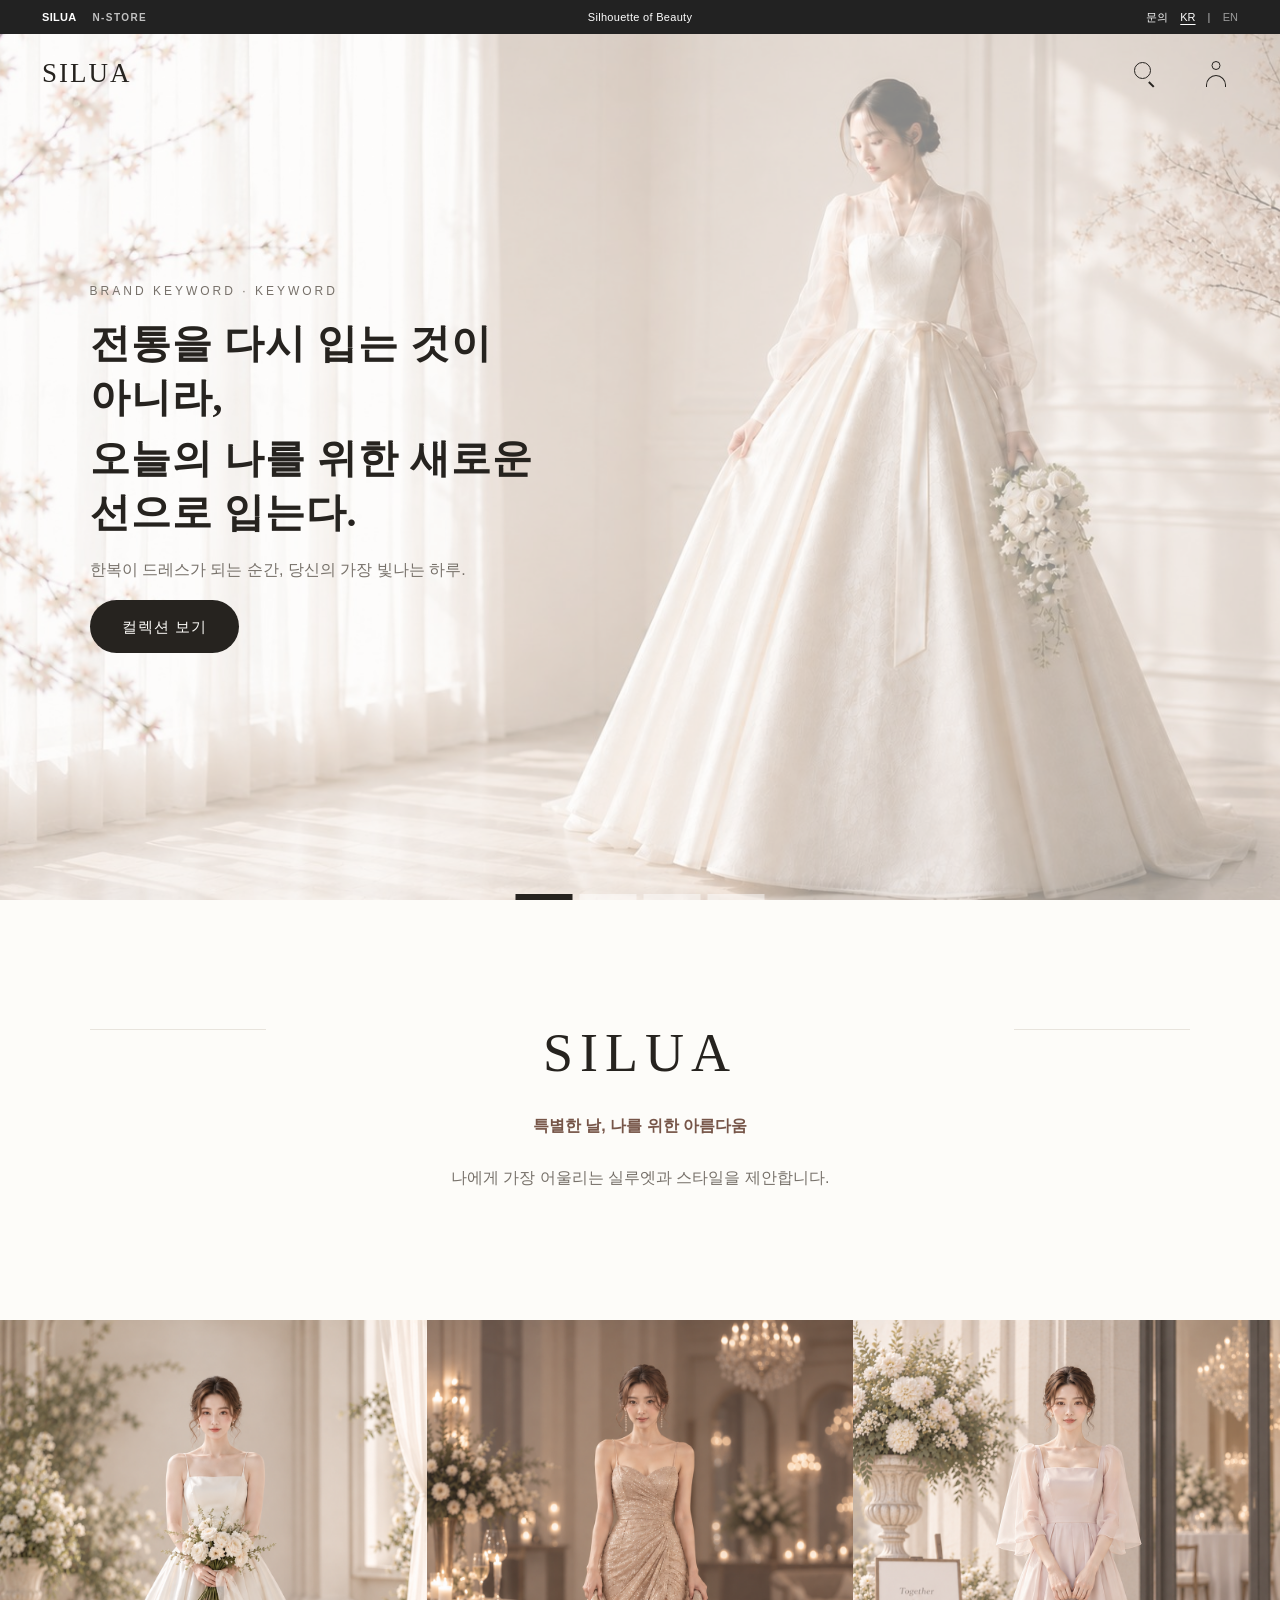
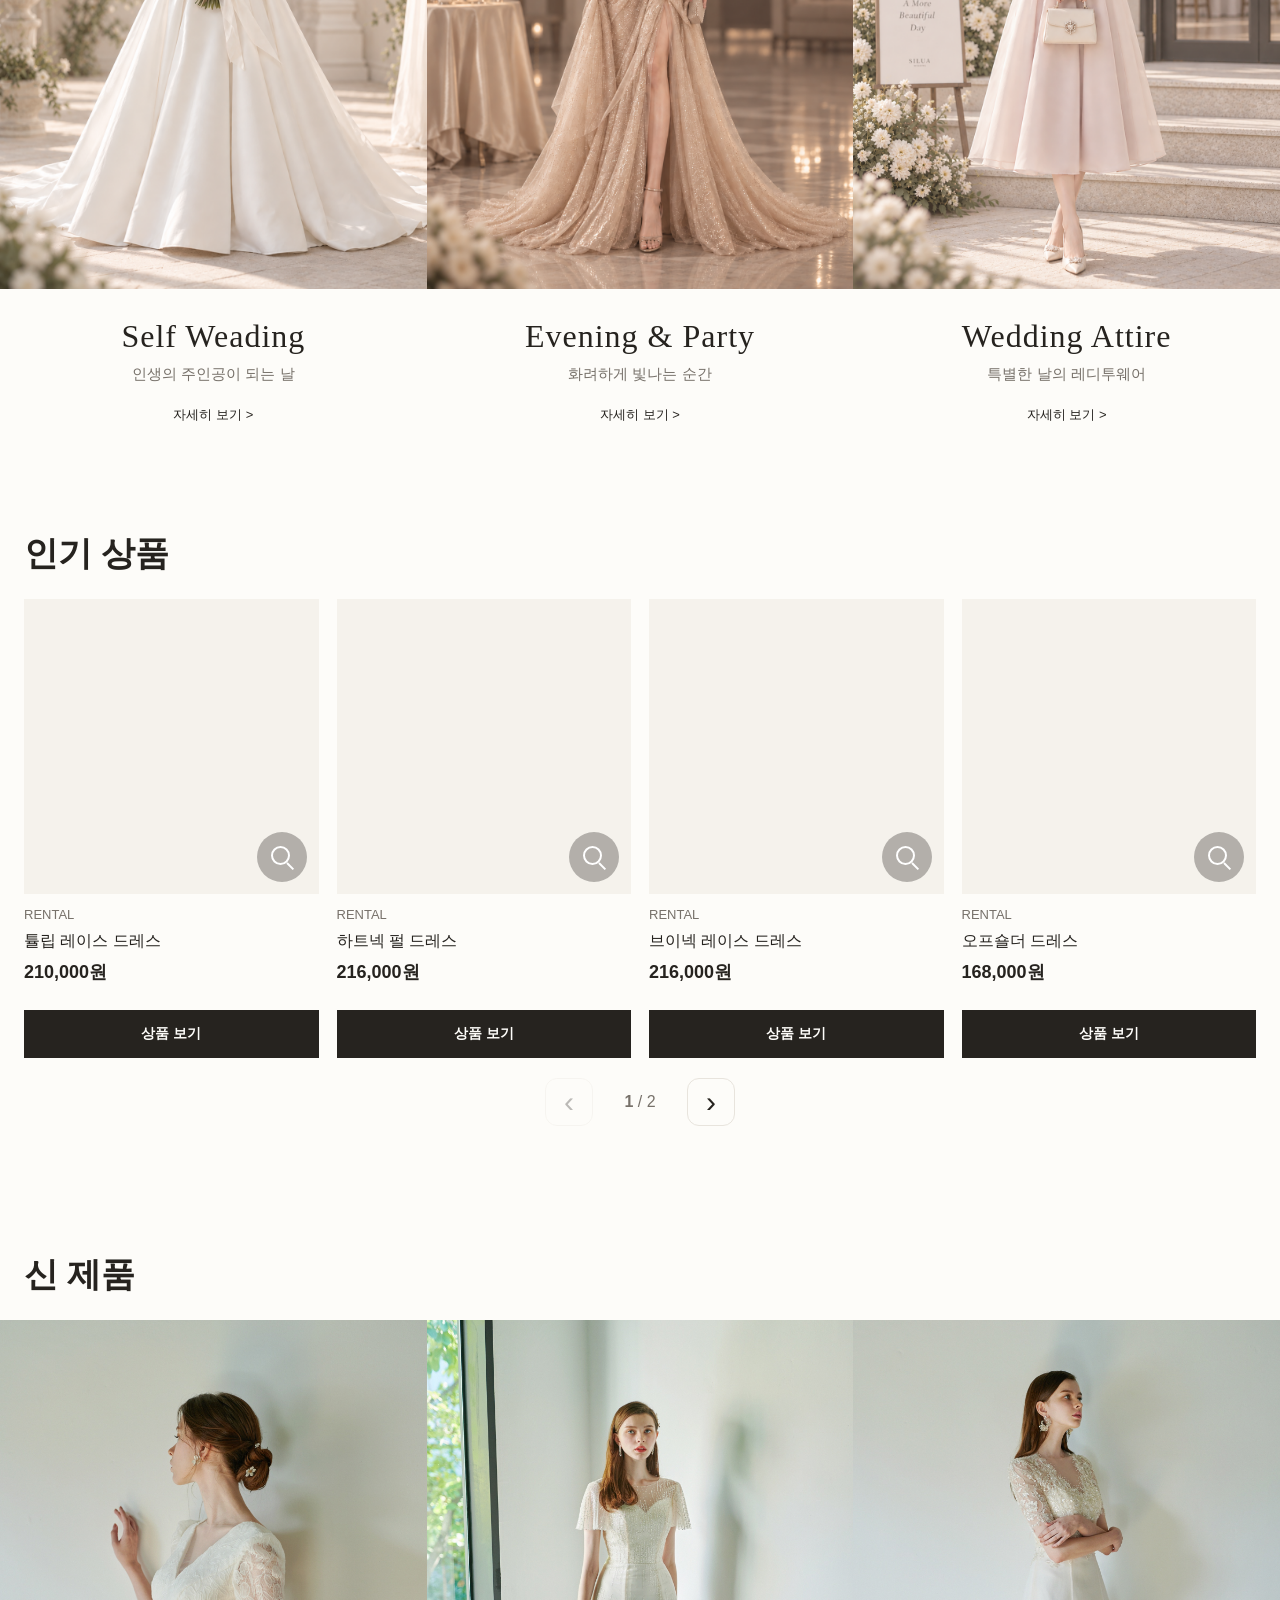
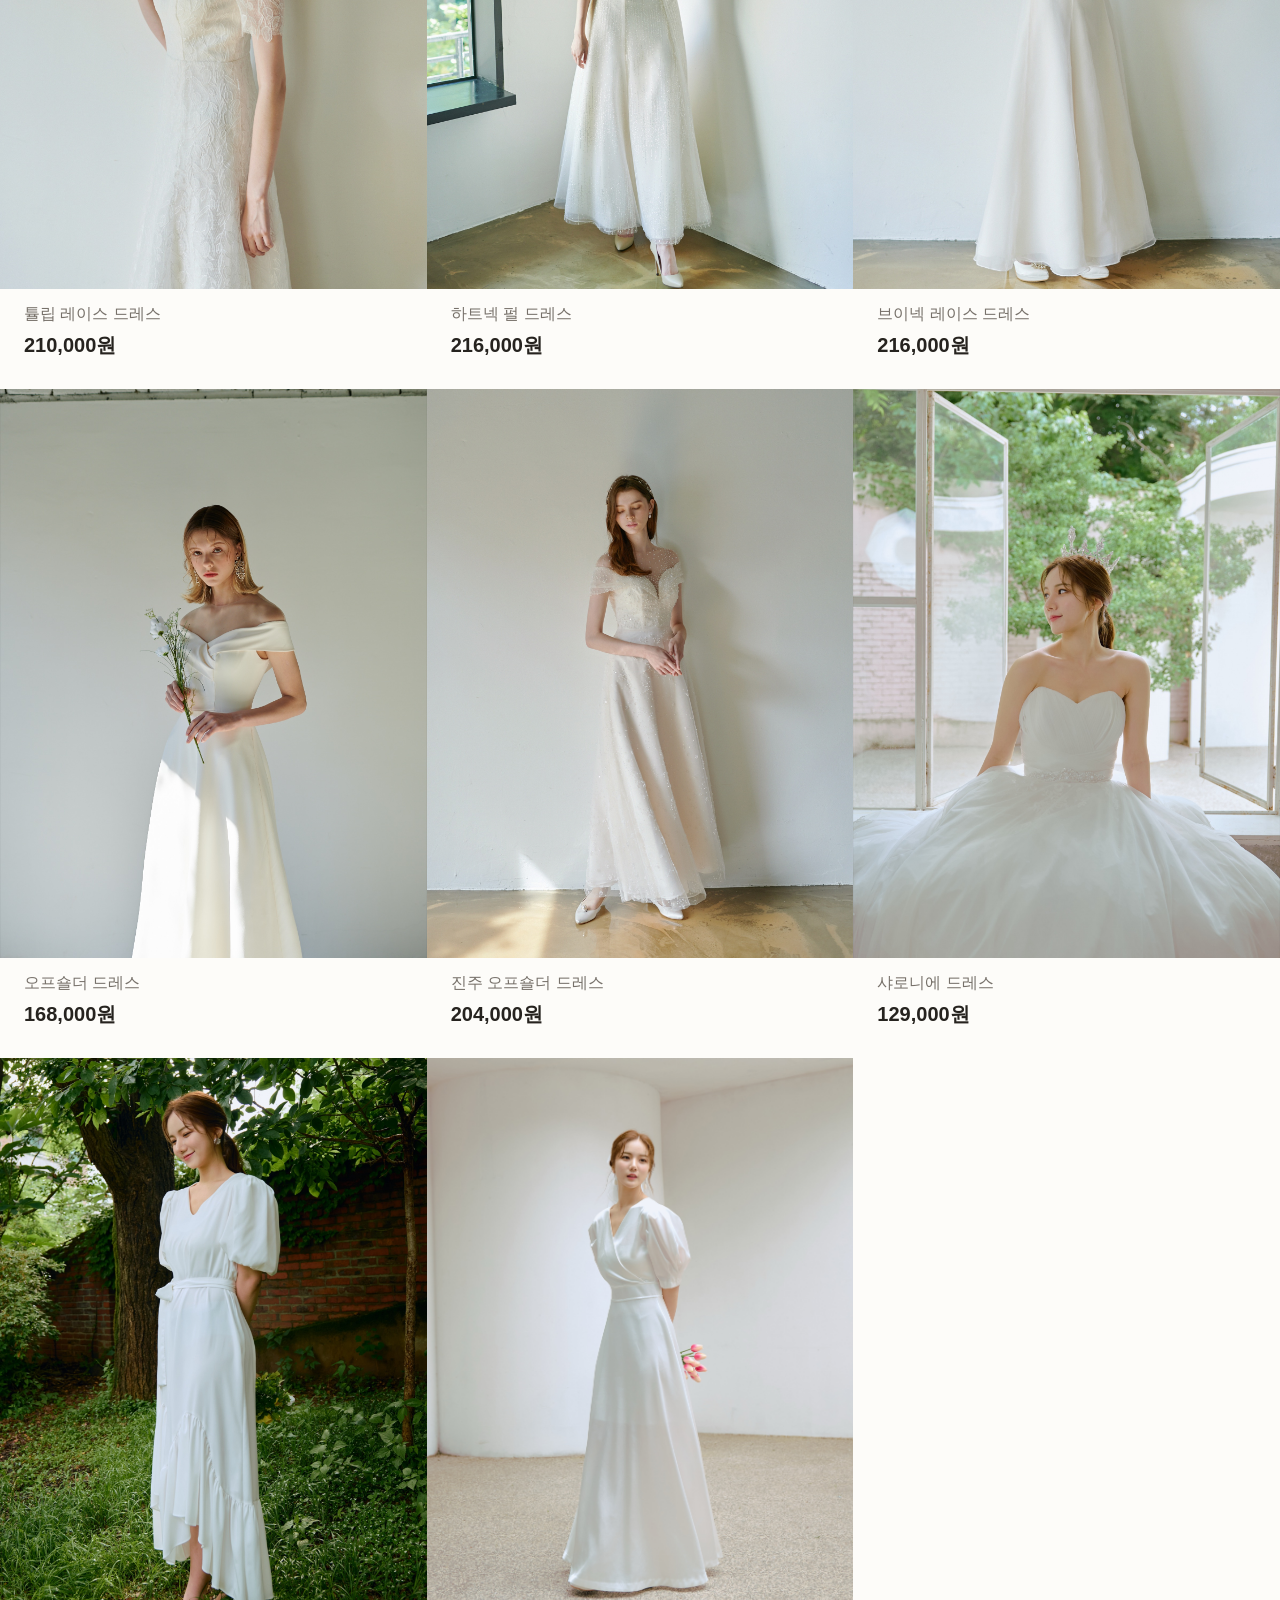
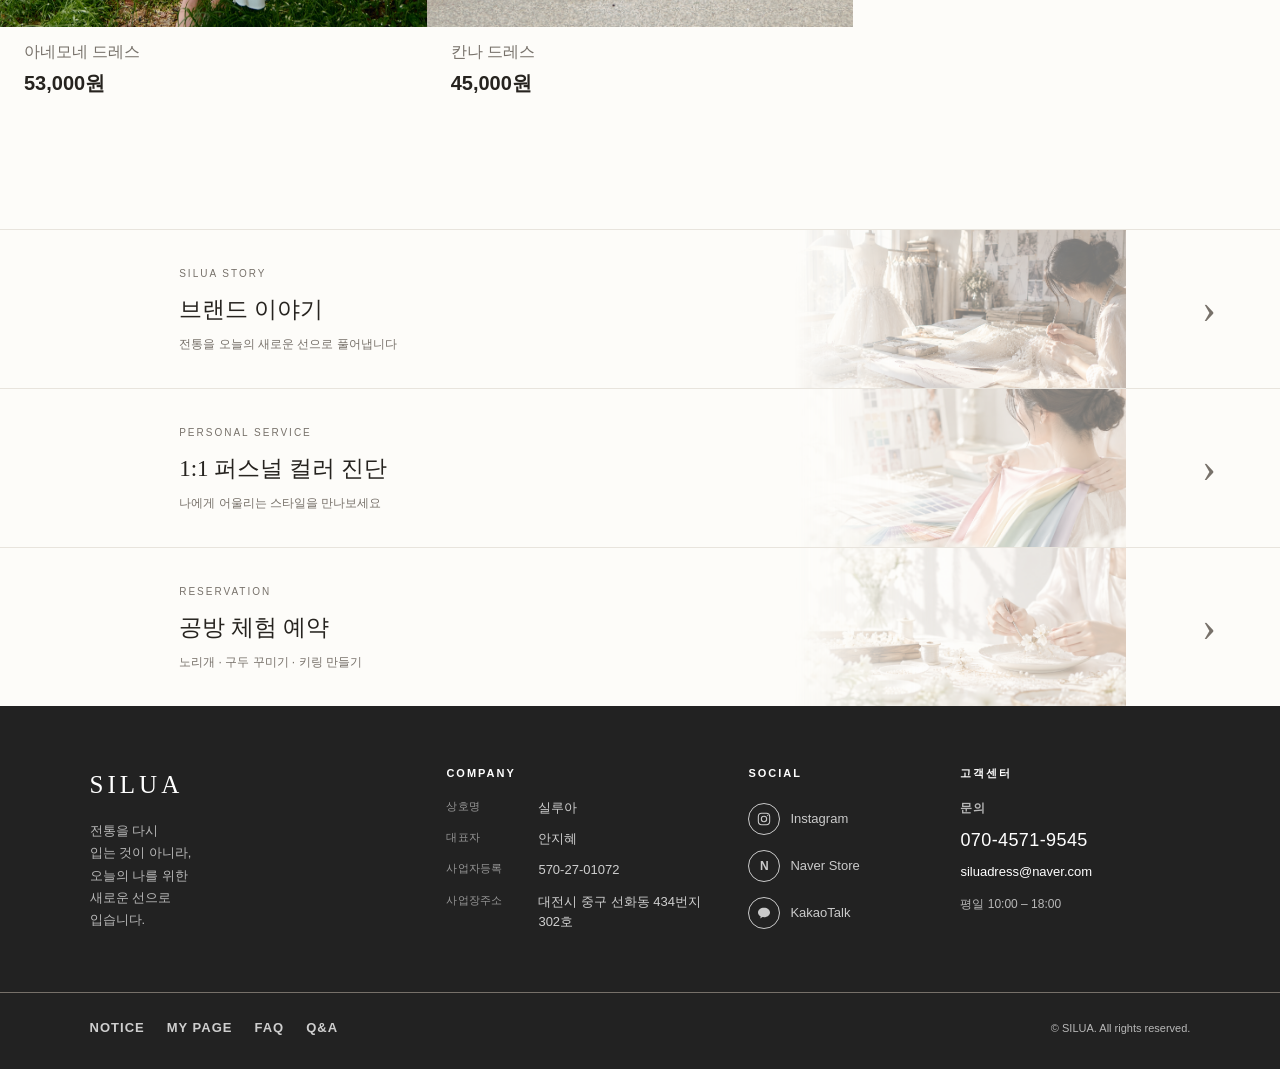
<file: index.html>
<!DOCTYPE html>
<html lang="ko">
<head>
  <meta charset="UTF-8" />
  <meta name="viewport" content="width=device-width, initial-scale=1.0" />

  <!-- [작성서 01] 브랜드명으로 바꾸세요 -->
  <title>SILUA</title>
  <!-- [작성서 02] 한 줄 소개 → 검색·공유 미리보기에 나오는 설명 -->
  <meta name="description" content="브랜드 한 줄 소개를 여기에 적으세요." />

  <!-- 카톡/인스타 공유 미리보기 (OG 태그) — 브랜드명·소개·대표이미지로 바꾸세요 -->
  <meta property="og:title" content="SILUA" />
  <meta property="og:description" content="브랜드 한 줄 소개" />
  <meta property="og:image" content="images/og.jpg" />
  <meta property="og:type" content="website" />

  <!-- 탭 아이콘 (images/favicon.png 넣으면 표시됨) -->
  <link rel="icon" href="images/favicon.png" />
  <link rel="stylesheet" href="style.css?v=20260918-collection-hero-27" />
</head>
<body class="home-page">

  <!-- ===== 상단 메뉴 (5페이지 공통 — 수정하면 모든 페이지에 똑같이 반영하세요) ===== -->
  <header class="site-header">
    <div class="top-header">
      <div class="brand-links"><span>SILUA</span><a href="https://smartstore.naver.com/silua" target="_blank" rel="noopener noreferrer" aria-label="SILUA 네이버 스마트스토어 새 창 열기">N-STORE</a></div>
      <p class="top-notice">Silhouette of Beauty</p>
      <div class="top-links"><a href="contact.html">NOTICE</a><button class="language-button" type="button" data-language="ko" aria-pressed="true">KR</button><span aria-hidden="true">|</span><button class="language-button" type="button" data-language="en" aria-pressed="false">EN</button></div>
    </div>
    <nav class="gnb" aria-label="주요 메뉴">
      <button class="logo logo-menu-button" type="button" aria-label="주요 메뉴 열기" aria-controls="primary-menu" aria-expanded="false">SILUA</button>
      <ul class="gnb-menu" id="primary-menu">
        <li class="gnb-category">
          <a href="products.html">SELF WEDDING</a>
          <ul class="gnb-submenu"><li><a href="products.html?mode=rental">대여</a></li><li><a href="products.html">맞춤제작</a></li></ul>
        </li>
        <li class="gnb-category">
          <a href="products.html">EVENING &amp; PARTY</a>
          <ul class="gnb-submenu"><li><a href="products.html?mode=rental">대여</a></li><li><a href="products.html">맞춤제작</a></li></ul>
        </li>
        <li class="gnb-category">
          <a href="products.html">WEDDING ATTIRE</a>
          <ul class="gnb-submenu"><li><a href="products.html">원피스</a></li><li><a href="products.html">투피스</a></li><li><a href="products.html">수트</a></li></ul>
        </li>
        <li class="gnb-category">
          <a href="products.html">ACCESSORIES</a>
          <ul class="gnb-submenu"><li><a href="products.html">구두</a></li><li><a href="products.html">잡화</a></li></ul>
        </li>
        <li class="gnb-category reservation-menu"><a href="contact.html">RESERVATION</a><ul class="gnb-submenu reservation-submenu"><li class="gnb-submenu-section">공방 체험</li><li class="gnb-submenu-detail"><a href="contact.html">노리개 만들기</a></li><li class="gnb-submenu-detail"><a href="contact.html">구두 꾸미기</a></li><li class="gnb-submenu-detail"><a href="contact.html">키링 만들기</a></li><li class="gnb-submenu-section">1:1 퍼스널 진단</li><li class="gnb-submenu-detail"><a href="reservation.html#personal-color">퍼스널컬러</a></li><li class="gnb-submenu-detail"><a href="reservation.html#body-shape">체형진단</a></li></ul></li><li><a href="about.html">STORY</a></li>
      </ul>
      <div class="gnb-icons">
        <button class="icon-button menu-button" type="button" aria-label="메뉴 열기" aria-controls="primary-menu" aria-expanded="false"><span></span><span></span><span></span></button>
        <button class="icon-button user-button" type="button" aria-label="로그인 및 회원가입"><span class="user-head"></span><span class="user-body"></span></button>
        <button class="icon-button search-button" type="button" aria-label="제품 검색"><span></span></button>
      </div>
    </nav>
  </header>

  <!-- ===== 히어로 [작성서 04 홈: 메인 카피·서브 카피] ===== -->
  <section class="hero">
    <div class="hero-slides" aria-live="polite">
      <figure class="hero-slide is-active" data-title-ko="전통을 다시 입는 것이 아니라,|오늘의 나를 위한 새로운 선으로 입는다." data-title-en="Not tradition reworn,|but new lines made for who I am today."><img src="images/main-01.jpg" alt="흰색 SILUA 드레스를 입은 모델" fetchpriority="high" /></figure>
      <figure class="hero-slide" data-title-ko="특별한 날 빛나야 할 당신을 위한 단 하나의 우아함" data-title-en="A singular elegance for you to shine on your special day."><img src="images/main-02.jpg" alt="무궁화를 배경으로 보라색 SILUA 드레스를 입은 모델" /></figure>
      <figure class="hero-slide" data-title-ko="전통의 결을 현대적 곡선으로 빚어내어,|가장 빛나는 순간을 완성합니다" data-title-en="Shaping tradition's texture into modern curves,|we complete your most radiant moment."><img src="images/main-03.jpg" alt="한국 전통 공간에서 초록색 SILUA 드레스를 입은 모델" /></figure>
      <figure class="hero-slide" data-title-ko="특별한 날 빛나야 할 순간,|고즈넉한 한국의 멋을 연출하다." data-title-en="For the moments you deserve to shine,|style the serene beauty of Korea."><img src="images/main-04.jpg" alt="검은색 SILUA 의상을 입은 모델" /></figure>
    </div>
    <div class="hero-copy">
      <p class="eyebrow">BRAND KEYWORD · KEYWORD</p>
      <h1><span class="hero-title-line">전통을 다시 입는 것이 아니라,</span><span class="hero-title-line">오늘의 나를 위한 새로운 선으로 입는다.</span></h1>
      <p>한복이 드레스가 되는 순간, 당신의 가장 빛나는 하루.</p>
      <a href="products.html" class="btn">컬렉션 보기</a>
    </div>
    <!-- 이미지 수를 기준으로 전환 막대가 자동 생성됩니다. -->
    <div class="hero-pagination" aria-label="메인 이미지 선택"></div>
  </section>

  <!-- 회전 이미지와 컬렉션 사이의 브랜드 전환 영역입니다. -->
  <div class="home-transition" aria-label="SILUA 컬렉션">
    <div class="home-transition-inner">
      <p class="home-transition-logo">SILUA</p>
      <p class="home-transition-copy"><span class="home-transition-emphasis">특별한 날, 나를 위한 아름다움</span><span>나에게 가장 어울리는 실루엣과 스타일을 제안합니다.</span></p>
    </div>
  </div>

  <!-- ===== 메인 카테고리: 전용 사진을 받으면 이미지 경로만 교체하세요. ===== -->
  <section class="home-categories" id="themes" aria-label="SILUA 카테고리">
    <a class="home-category" data-theme-category="self-wedding" href="products.html?collection=self-wedding">
      <figure><img src="images/theme-bridal.png?v=20260918-4" alt="브라이덜 컬렉션" /></figure>
      <div class="home-category-copy"><h2>Self Weading</h2><p>인생의 주인공이 되는 날</p><span>자세히 보기 &gt;</span></div>
    </a>
    <a class="home-category" data-theme-category="evening-party" href="products.html?collection=evening-party">
      <figure><img src="images/theme-evening.png?v=20260918-4" alt="이브닝 컬렉션" /></figure>
      <div class="home-category-copy"><h2>Evening &amp; Party</h2><p>화려하게 빛나는 순간</p><span>자세히 보기 &gt;</span></div>
    </a>
    <a class="home-category" data-theme-category="wedding-attire" href="products.html?collection=wedding-attire">
      <figure><img src="images/theme-modern.png?v=20260918-4" alt="모던 컬렉션" /></figure>
      <div class="home-category-copy"><h2>Wedding Attire</h2><p>특별한 날의 레디투웨어</p><span>자세히 보기 &gt;</span></div>
    </a>
  </section>

  <!-- ===== 인기상품: products.json의 공개 제품을 자동으로 불러옵니다. ===== -->
  <section class="popular-products" id="popular-products">
    <h2>인기 상품</h2>
    <div class="popular-product-grid" id="home-looks" aria-live="polite"></div>
    <div class="popular-pagination" aria-label="인기상품 페이지 이동">
      <button class="popular-page-button" id="popularPrevious" type="button" aria-label="이전 상품">‹</button>
      <p><strong id="popularCurrent">1</strong> / <span id="popularTotal">1</span></p>
      <button class="popular-page-button" id="popularNext" type="button" aria-label="다음 상품">›</button>
    </div>
  </section>

  <!-- ===== 에디토리얼 상품 그리드: 공개 제품을 큰 이미지 중심으로 표시합니다. ===== -->
  <section class="editorial-products" aria-label="SILUA 상품 갤러리">
    <h2>신 제품</h2>
    <div class="editorial-product-grid" id="homeEditorialGrid"></div>
  </section>

  <!-- ===== 푸터 (5페이지 공통) [작성서 01: 푸터 표기 정보] ===== -->
  <footer class="footer" id="site-footer">
    <nav class="footer-banners" aria-label="빠른 안내"><a class="footer-banner" href="about.html"><span class="footer-banner-label">SILUA STORY</span><strong>브랜드 이야기</strong><span class="footer-banner-copy">전통을 오늘의 새로운 선으로 풀어냅니다</span></a><a class="footer-banner" href="contact.html"><span class="footer-banner-label">PERSONAL SERVICE</span><strong>1:1 퍼스널진단</strong><span class="footer-banner-copy">나에게 어울리는 스타일을 만나보세요</span></a><a class="footer-banner" href="contact.html"><span class="footer-banner-label">RESERVATION</span><strong>공방 체험 예약</strong><span class="footer-banner-copy">노리개 · 구두 꾸미기 · 키링 만들기</span></a></nav>
    <div class="footer-main">
      <div class="footer-brand">
        <p class="logo">SILUA</p>
        <p class="footer-tagline">전통을 다시 입는 것이 아니라, 오늘의 나를 위한 새로운 선으로 입는다.</p>
        <div class="footer-socials">
          <a href="https://www.instagram.com/siluadress_official/" target="_blank" rel="noopener noreferrer" aria-label="SILUA Instagram"><span class="footer-social-icon" aria-hidden="true">IG</span><span>@siluadress_official</span></a>
          <a href="contact.html" aria-label="SILUA KakaoTalk"><span class="footer-social-icon" aria-hidden="true">K</span><span>KakaoTalk</span></a>
        </div>
      </div>
      <div class="footer-customer">
        <h2>고객센터</h2>
        <p class="footer-customer-title">문의</p><a class="footer-phone" href="tel:07045719545">070-4571-9545</a>
        <a class="footer-email" href="mailto:siluadress@naver.com">siluadress@naver.com</a>
        <p class="footer-hours">평일 10:00 – 18:00</p>
      </div>
      <div class="footer-company">
        <h2>COMPANY</h2>
        <p class="biz">상호명: 실루아 · 대표자: 안지혜<br />사업자등록: 570-27-01072 · 사업장주소: 대전시 중구 선화동 434번지 302호</p>
      </div>
    </div>
    <div class="footer-bottom"><p>© SILUA. All rights reserved.</p></div>
  </footer>

  <script src="script.js?v=20260918-collection-images-18"></script>
  <script src="catalog.js?v=20260826-rich-editor-1"></script>
  <script>
    // 공개 제품을 인기상품 카드로 보여주며 화면 크기에 맞춰 페이지를 나눕니다.
    ProductCatalog.loadVisibleProducts()
      .then((products) => {
        // 관리자 상품의 카테고리와 대표 이미지를 이용해 홈 테마 사진을 자동 구성합니다.
        const themeCategoryKeywords = {
          "self-wedding": ["SELF WEDDING", "SELF-WEDDING", "셀프 웨딩", "셀프웨딩", "BRIDAL", "브라이덜"],
          "evening-party": ["EVENING & PARTY", "EVENING", "PARTY", "이브닝", "파티"],
          "wedding-attire": ["WEDDING ATTIRE", "웨딩 예복", "예복", "원피스", "투피스", "SUIT", "수트"]
        };
        document.querySelectorAll("[data-theme-category]").forEach((card) => {
          const theme = card.dataset.themeCategory;
          const keywords = themeCategoryKeywords[theme] || [];
          const matchingProduct = products.find((product) => {
            const source = `${product.category || ""} ${product.label || ""}`.toUpperCase();
            return keywords.some((keyword) => source.includes(keyword));
          });
          const managedImage = ProductCatalog.safeImageUrl(matchingProduct && matchingProduct.images && matchingProduct.images[0]);
          if (managedImage) card.querySelector("img").src = managedImage;
        });

        const featured = products.filter((product) => product.featured);
        const homeProducts = featured.length ? featured : products;
        const grid = document.getElementById("home-looks");
        const editorialGrid = document.getElementById("homeEditorialGrid");
        const previous = document.getElementById("popularPrevious");
        const next = document.getElementById("popularNext");
        const currentLabel = document.getElementById("popularCurrent");
        const totalLabel = document.getElementById("popularTotal");
        let currentPage = 0;
        let itemsPerPage = 1;

        const getItemsPerPage = () => window.innerWidth >= 901 ? 4 : window.innerWidth >= 720 ? 2 : 1;

        const renderProducts = () => {
          itemsPerPage = getItemsPerPage();
          const totalPages = Math.max(1, Math.ceil(homeProducts.length / itemsPerPage));
          currentPage = Math.min(currentPage, totalPages - 1);
          const visibleProducts = homeProducts.slice(currentPage * itemsPerPage, (currentPage + 1) * itemsPerPage);
          const isEnglish = document.documentElement.lang === "en";

          grid.innerHTML = visibleProducts.map((p) => {
            const image = ProductCatalog.safeImageUrl(p.images && p.images[0]);
            const img = image
              ? '<img src="' + ProductCatalog.escapeHtml(image) + '" alt="' + ProductCatalog.escapeHtml(p.name) + '" onerror="this.remove()" />'
              : "";
            const price = p.price || (isEnglish ? "Price on request" : "가격 문의");
            return (
              '<a class="popular-product-card" href="product.html?id=' + encodeURIComponent(p.id) + '">' +
              '<div class="popular-product-image">' + img + '<span class="popular-zoom" aria-hidden="true"></span></div>' +
              '<p class="popular-product-label">' + ProductCatalog.escapeHtml(p.label || p.category || "") + "</p>" +
              '<h3>' + ProductCatalog.escapeHtml(p.name) + '</h3>' +
              '<p class="popular-product-price">' + ProductCatalog.escapeHtml(price) + '</p>' +
              '<span class="popular-product-action">' + (isEnglish ? "VIEW PRODUCT" : "상품 보기") + '</span></a>'
            );
          }).join("");

          currentLabel.textContent = String(currentPage + 1);
          totalLabel.textContent = String(totalPages);
          previous.disabled = currentPage === 0;
          next.disabled = currentPage === totalPages - 1;
        };

        const renderEditorialProducts = () => {
          const isEnglish = document.documentElement.lang === "en";
          // 인기상품은 PC에서 3열 × 3행이 되도록 최대 9개까지만 보여줍니다.
          const editorialProducts = homeProducts.slice(0, 9);
          editorialGrid.innerHTML = editorialProducts.map((p) => {
            const image = ProductCatalog.safeImageUrl(p.images && p.images[0]);
            const img = image
              ? '<img src="' + ProductCatalog.escapeHtml(image) + '" alt="' + ProductCatalog.escapeHtml(p.name) + '" onerror="this.remove()" />'
              : "";
            const price = p.price || (isEnglish ? "Price on request" : "가격 문의");
            return (
              '<a class="editorial-product-card" href="product.html?id=' + encodeURIComponent(p.id) + '">' +
              '<figure>' + img + '</figure><div class="editorial-product-copy">' +
              '<h3>' + ProductCatalog.escapeHtml(p.name) + '</h3>' +
              '<p>' + ProductCatalog.escapeHtml(price) + '</p></div></a>'
            );
          }).join("");
        };

        previous.addEventListener("click", () => { currentPage -= 1; renderProducts(); });
        next.addEventListener("click", () => { currentPage += 1; renderProducts(); });
        window.addEventListener("resize", renderProducts);
        document.addEventListener("silua:languagechange", () => {
          renderProducts();
          renderEditorialProducts();
        });
        renderProducts();
        renderEditorialProducts();
      })
      .catch(() => {});
  </script>
</body>
</html>
</file>
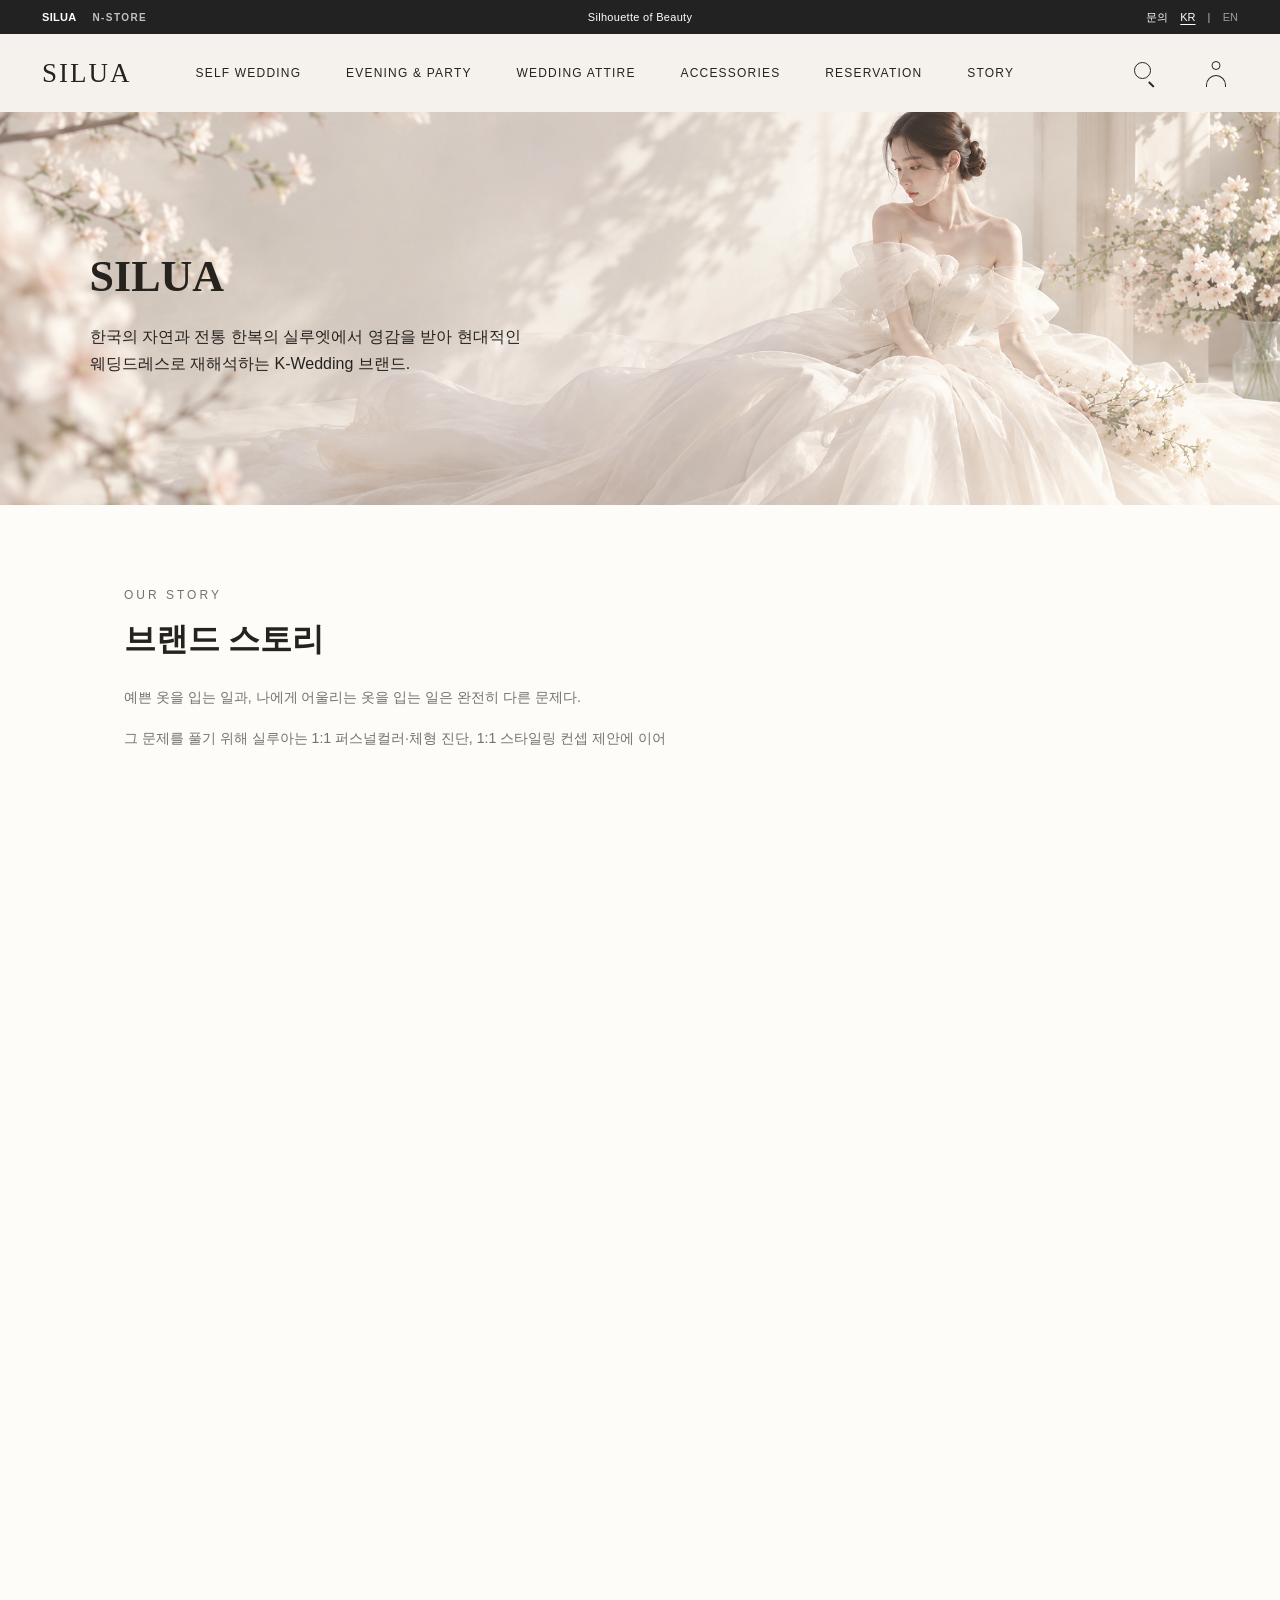
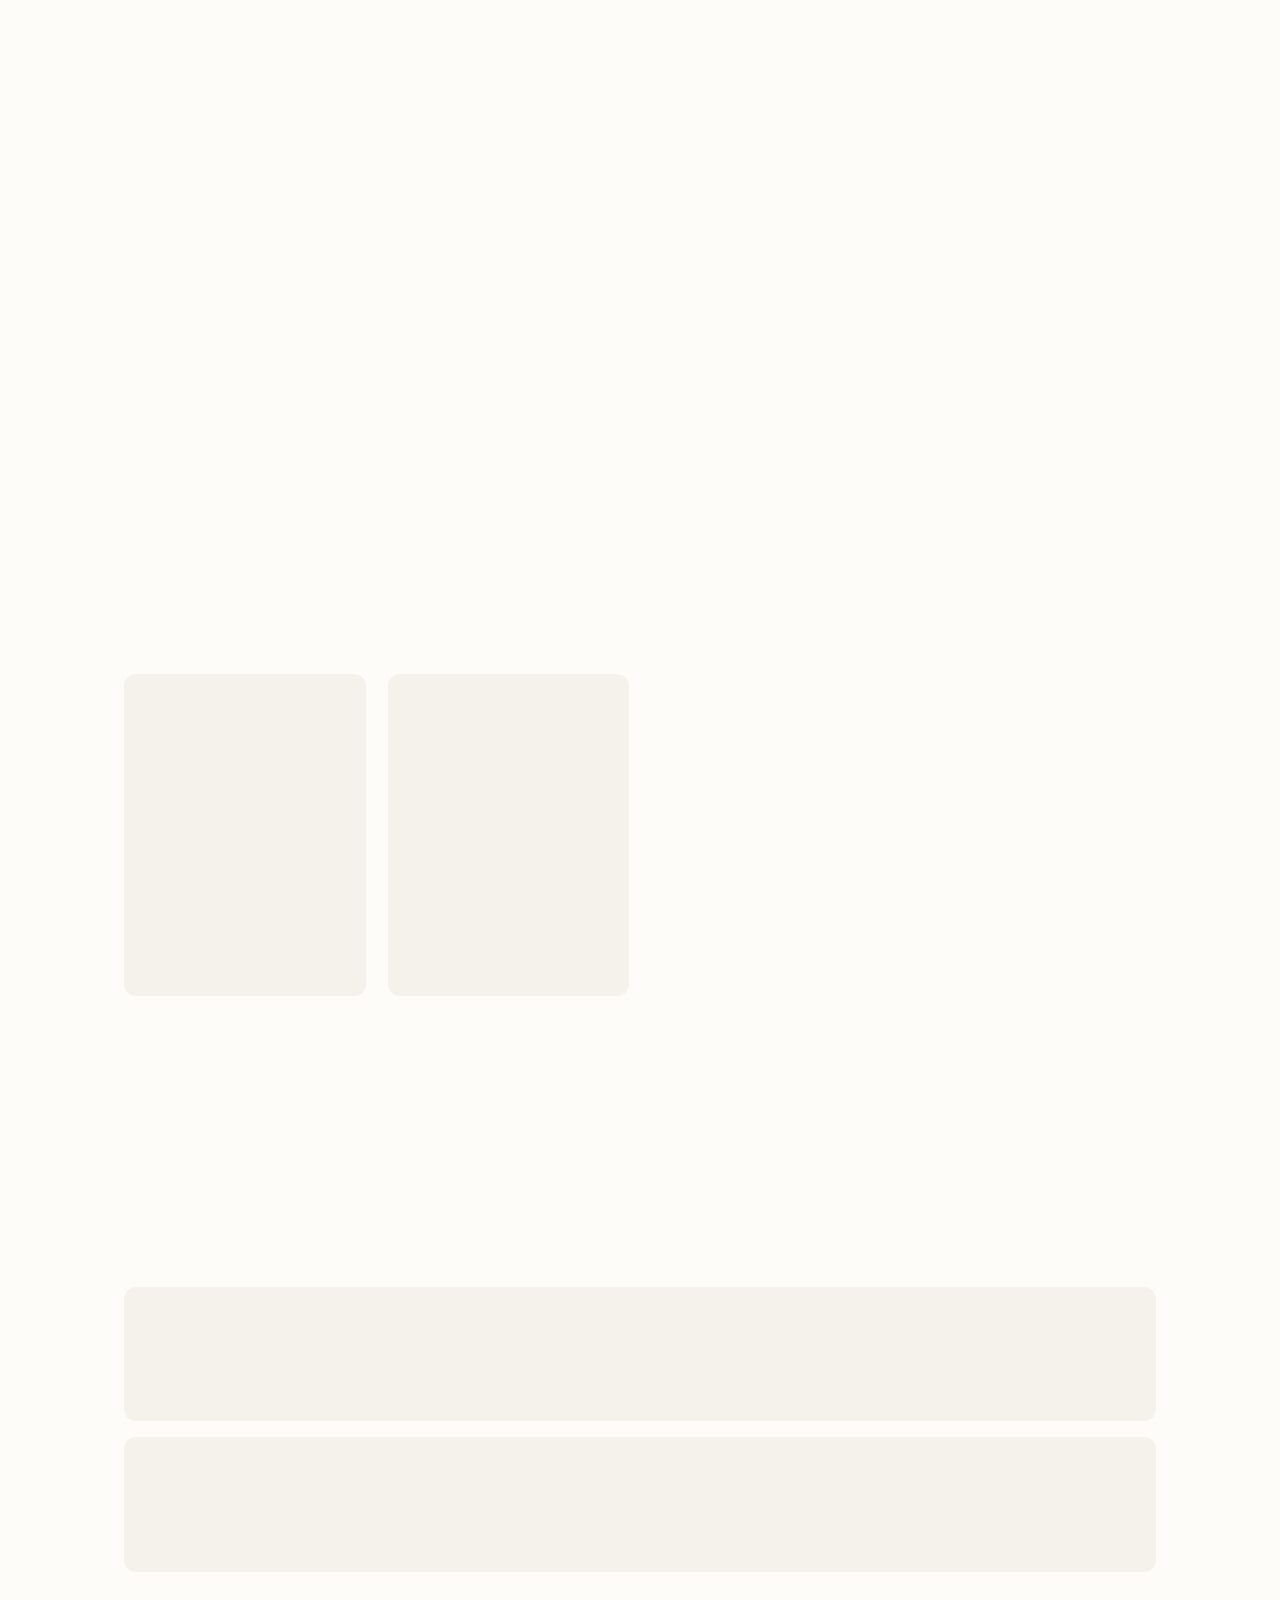
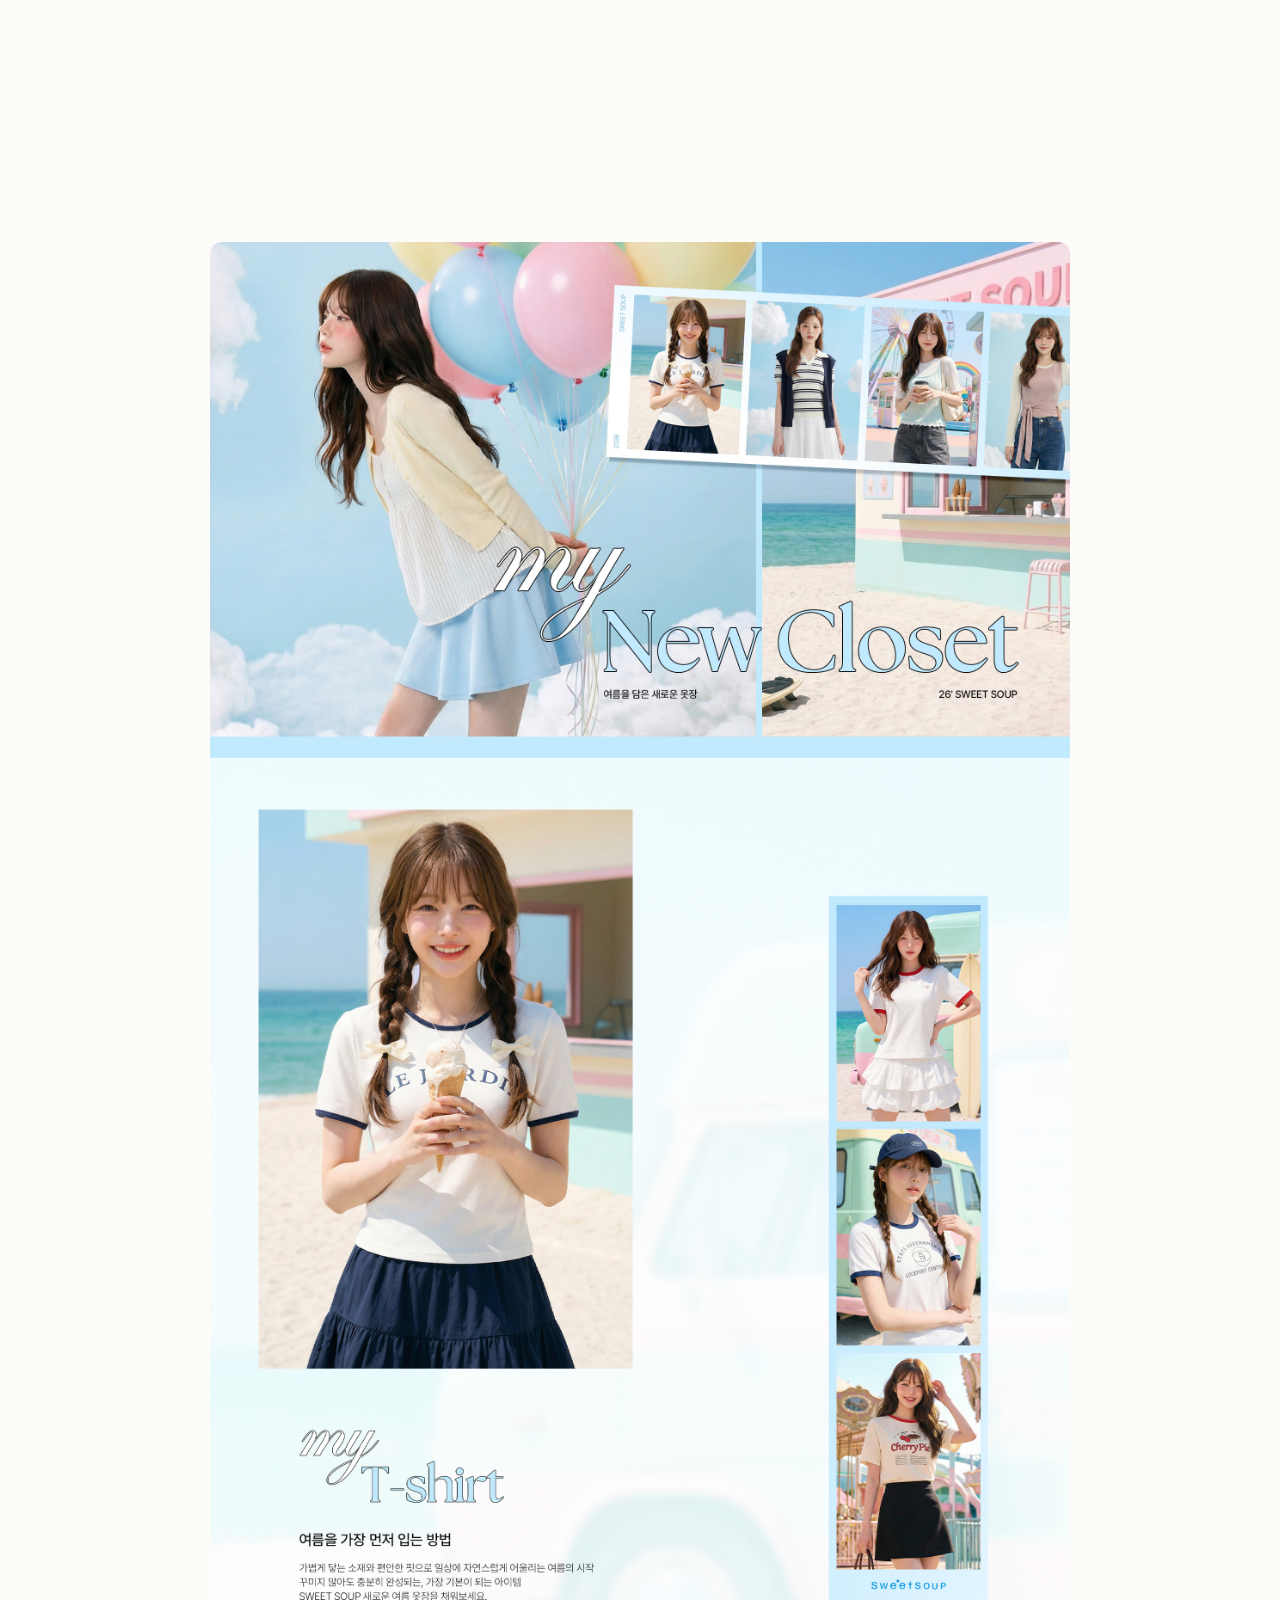
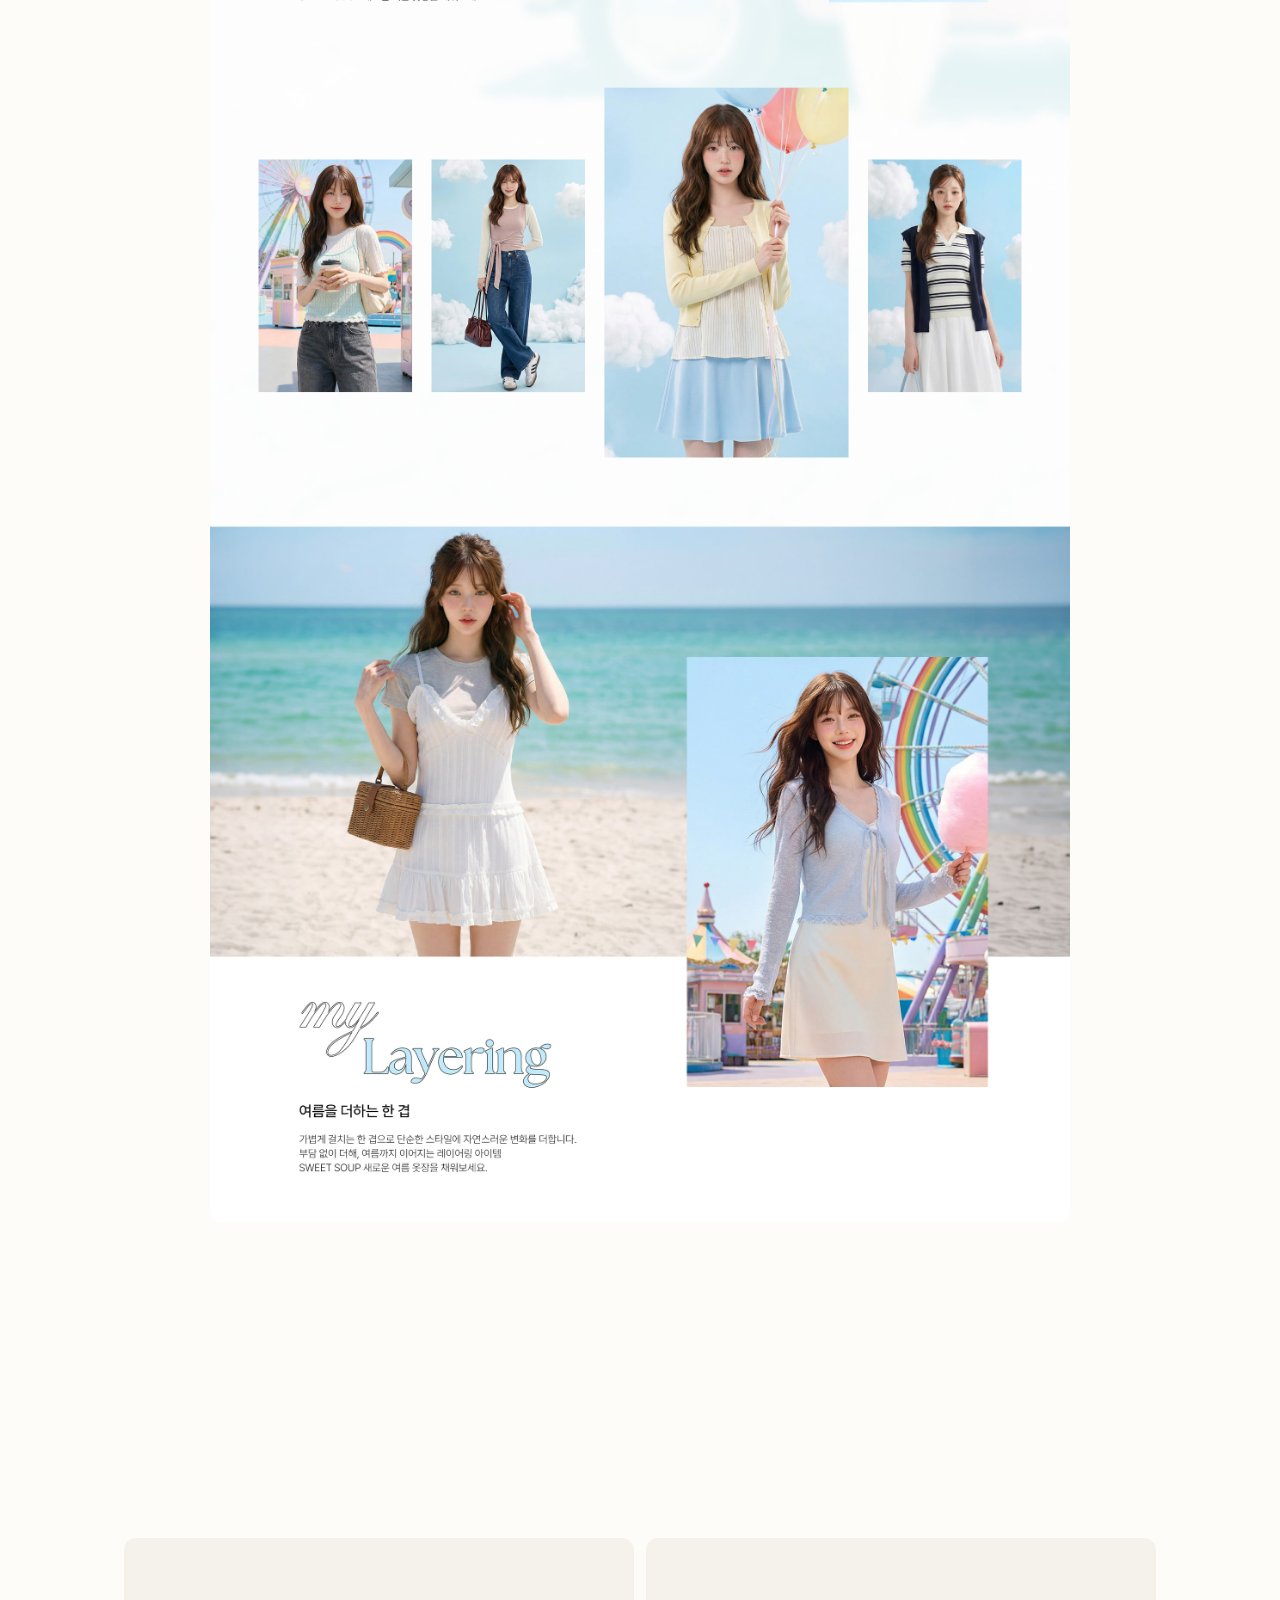
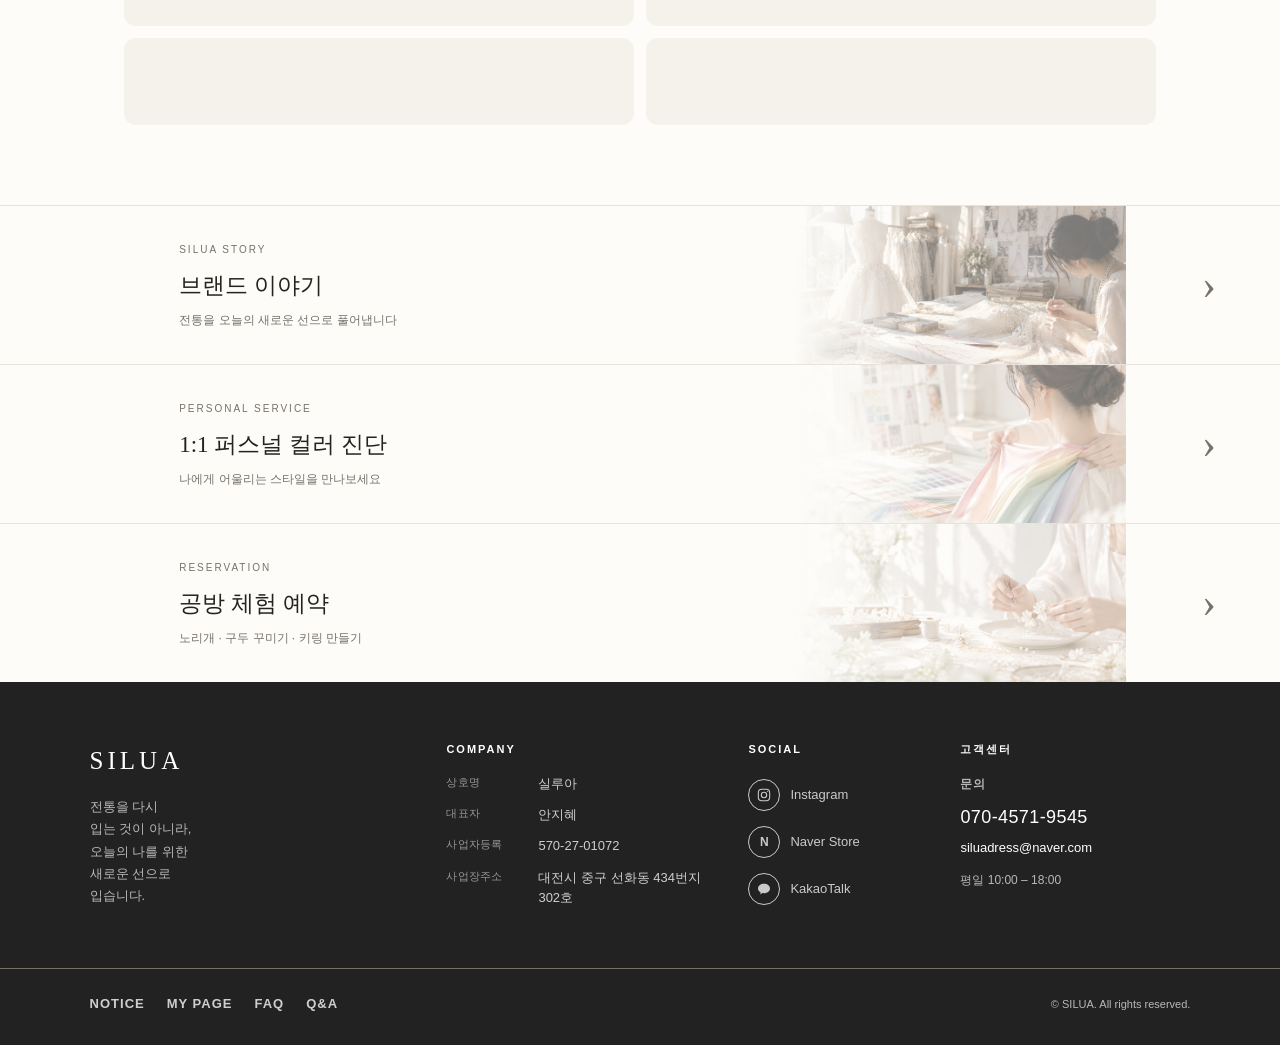
<file: about.html>
<!DOCTYPE html>
<html lang="ko">
<head>
  <meta charset="UTF-8" />
  <meta name="viewport" content="width=device-width, initial-scale=1.0" />
  <title>브랜드 소개 — SILUA</title>
  <meta name="description" content="브랜드 스토리와 철학을 소개합니다." />
  <link rel="icon" href="images/favicon.png" />
  <link rel="stylesheet" href="style.css?v=20260918-collection-hero-27" />
  <link rel="stylesheet" href="rich-content.css?v=20260826-rich-editor-1" />
  <!-- 이 페이지의 본문 글자에만 사용하는 스크롤 효과입니다. -->
  <style>
    /* 사진을 배경처럼 겹쳐도 본문의 원래 여백과 글자 위치는 유지합니다. */
    .story-intro { position: relative; isolation: isolate; min-height: var(--story-section-height, 0px); }
    /* 높이와 원래 오른쪽 경계를 유지하고 왼쪽 화면 끝까지 사진을 확장합니다. */
    .story-intro-image { position: absolute; top: 28px; bottom: 28px; left: var(--story-image-left, calc(50% - 50vw)); width: var(--story-image-width, calc(50vw - 50% + 22px + (100% - 44px) / 3)); max-width: none; height: calc(100% - 56px); object-fit: cover; object-position: center 40%; opacity: .5; pointer-events: none; -webkit-mask-image: linear-gradient(to right, var(--ink) 0%, transparent 100%); mask-image: linear-gradient(to right, var(--ink) 0%, transparent 100%); }
    .story-intro-copy { position: relative; z-index: 1; min-width: 0; }
    /* 첫 사진과 같은 높이로 맞추고 각 섹션에 위아래 28px 여백을 확보합니다. */
    .story-intro .story-intro-image { bottom: auto; height: var(--story-image-height, calc(100% - 56px)); }
    /* 키워드 사진은 반대 방향으로 확장하고 왼쪽을 투명하게 만듭니다. */
    .story-intro-image.keywords-image { -webkit-mask-image: linear-gradient(to right, transparent 0%, var(--ink) 100%); mask-image: linear-gradient(to right, transparent 0%, var(--ink) 100%); }
    @media (min-width: 720px) {
      .story-intro-image { width: var(--story-image-width, calc(50vw - 50% + 24px + (100% - 48px) / 3)); }
    }
    .about-text-reveal {
      opacity: 0;
      transform: translateY(30px);
      transition: opacity .5s cubic-bezier(.22, 1, .36, 1), transform .5s cubic-bezier(.22, 1, .36, 1);
    }
    .about-text-reveal.is-visible, .about-text-reveal:focus-within {
      opacity: 1;
      transform: translateY(0);
      transition-delay: var(--reveal-delay, 0s);
    }
    .story-intro-image.about-text-reveal { opacity: 0; transition-duration: .2s; transition-delay: 0s; }
    .story-intro-image.about-text-reveal.is-visible { opacity: .5; transition-duration: .5s; }
    /* 전환 순간에도 두 사진이 겹쳐 보이지 않도록 비활성 사진은 완전히 숨깁니다. */
    .story-intro-image.about-text-reveal:not(.is-visible) { visibility: hidden; }
    @media (prefers-reduced-motion: reduce) {
      .about-text-reveal { opacity: 1; transform: none; transition: none; }
      .story-intro-image.about-text-reveal { opacity: .5; transform: none; transition: none; }
    }
    @media print {
      .about-text-reveal { opacity: 1; transform: none; }
      .story-intro-image.about-text-reveal { opacity: .5; transform: none; }
    }
  </style>
</head>
<body>

  <header class="site-header">
    <div class="top-header"><div class="brand-links"><span>SILUA</span><a href="https://smartstore.naver.com/silua" target="_blank" rel="noopener noreferrer" aria-label="SILUA 네이버 스마트스토어 새 창 열기">N-STORE</a></div><p class="top-notice">Silhouette of Beauty</p><div class="top-links"><a href="contact.html">NOTICE</a><button class="language-button" type="button" data-language="ko" aria-pressed="true">KR</button><span aria-hidden="true">|</span><button class="language-button" type="button" data-language="en" aria-pressed="false">EN</button></div></div>
    <nav class="gnb" aria-label="주요 메뉴">
      <button class="logo logo-menu-button" type="button" aria-label="주요 메뉴 열기" aria-controls="primary-menu" aria-expanded="false">SILUA</button>
      <ul class="gnb-menu" id="primary-menu">
        <li class="gnb-category"><a href="products.html">SELF WEDDING</a><ul class="gnb-submenu"><li><a href="products.html?mode=rental">대여</a></li><li><a href="products.html">맞춤제작</a></li></ul></li>
        <li class="gnb-category"><a href="products.html">EVENING &amp; PARTY</a><ul class="gnb-submenu"><li><a href="products.html?mode=rental">대여</a></li><li><a href="products.html">맞춤제작</a></li></ul></li>
        <li class="gnb-category"><a href="products.html">WEDDING ATTIRE</a><ul class="gnb-submenu"><li><a href="products.html">원피스</a></li><li><a href="products.html">투피스</a></li><li><a href="products.html">수트</a></li></ul></li>
        <li class="gnb-category"><a href="products.html">ACCESSORIES</a><ul class="gnb-submenu"><li><a href="products.html">구두</a></li><li><a href="products.html">잡화</a></li></ul></li>
        <li class="gnb-category reservation-menu"><a href="contact.html">RESERVATION</a><ul class="gnb-submenu reservation-submenu"><li class="gnb-submenu-section">공방 체험</li><li class="gnb-submenu-detail"><a href="contact.html">노리개 만들기</a></li><li class="gnb-submenu-detail"><a href="contact.html">구두 꾸미기</a></li><li class="gnb-submenu-detail"><a href="contact.html">키링 만들기</a></li><li class="gnb-submenu-section">1:1 퍼스널 진단</li><li class="gnb-submenu-detail"><a href="reservation.html#personal-color">퍼스널컬러</a></li><li class="gnb-submenu-detail"><a href="reservation.html#body-shape">체형진단</a></li></ul></li><li><a href="about.html">STORY</a></li>
      </ul>
      <div class="gnb-icons"><button class="icon-button menu-button" type="button" aria-label="메뉴 열기" aria-controls="primary-menu" aria-expanded="false"><span></span><span></span><span></span></button><a class="icon-button user-button" href="admin.html" aria-label="관리자 로그인"><span class="user-head"></span><span class="user-body"></span></a><a class="icon-button search-button" href="products.html" aria-label="제품 검색"><span></span></a></div>
    </nav>
  </header>

  <!-- [작성서 02: 한 줄 소개] -->
  <section class="page-head about-banner">
    <img class="about-banner-image" src="images/about-banner.png" alt="꽃과 따뜻한 햇살 속에서 웨딩드레스를 입은 신부" width="2048" height="753" fetchpriority="high" />
    <h1>SILUA</h1>
    <p>한국의 자연과 전통 한복의 실루엣에서 영감을 받아 현대적인 웨딩드레스로 재해석하는 K-Wedding 브랜드.</p>
  </section>

  <!-- [작성서 02: 브랜드 스토리] 문단째 붙여넣으면 됩니다 -->
  <section class="section story-intro">
    <img class="story-intro-image" src="images/about-story.png" alt="벚꽃과 호수가 보이는 창가에 서 있는 웨딩드레스 차림의 신부" width="1254" height="1254" loading="lazy" />
    <div class="story-intro-copy">
    <p class="eyebrow">OUR STORY</p>
    <h2>브랜드 스토리</h2>
    <p class="lead">예쁜 옷을 입는 일과, 나에게 어울리는 옷을 입는 일은 완전히 다른 문제다.</p>
    <p class="lead">그 문제를 풀기 위해 실루아는 1:1 퍼스널컬러·체형 진단, 1:1 스타일링 컨셉 제안에 이어</p>
    <p class="lead">드레스와 어울리는 커스텀 소품 공방까지 진행합니다.</p>
    <p class="lead">특별한 날 빛나야 할 순간, 고즈넉한 한국의 미를 담아낸 드레스와</p>
    <p class="lead">단 하나밖에 없는 나만의 커스텀 드레스 소품으로</p>
    <p class="lead">셀프웨딩 및 웨딩스냅, 패밀리/기념일, 이브닝&amp;스페셜데이에</p>
    <p class="lead">가장 빛나는 순간을 완성합니다.</p>
    </div>
  </section>

  <!-- [작성서 02: 브랜드 키워드] -->
  <section class="section story-intro keywords-section">
    <img class="story-intro-image keywords-image" src="images/about-keywords.png" alt="벚꽃이 핀 한옥에서 연보라색 한복 드레스를 입은 여성" width="1254" height="1254" loading="lazy" />
    <div class="story-intro-copy">
    <p class="eyebrow">KEYWORDS</p>
    <h2>브랜드 키워드</h2>
    <div class="tags">
      <span>키워드1</span><span>키워드2</span><span>키워드3</span><span>키워드4</span><span>키워드5</span>
    </div>
    </div>
  </section>

  <!-- [작성서 02: 브랜드 철학] -->
  <section class="section story-intro philosophy-section">
    <img class="story-intro-image" src="images/about-philosophy.png" alt="벚꽃이 핀 한옥에서 연한 민트색 드레스를 입은 여성" width="1254" height="1254" loading="lazy" />
    <div class="story-intro-copy">
      <p class="eyebrow">PHILOSOPHY</p>
      <h2>브랜드 철학</h2>
      <p class="lead">브랜드 철학 문구를 여기에 적으세요.</p>
    </div>
  </section>

  <!-- [작성서 02: 사람·공간 사진] 대표·작업실·작업 과정 컷 -->
  <section class="section">
    <p class="eyebrow">PEOPLE & SPACE</p>
    <h2>만드는 사람들</h2>
    <div class="grid">
      <div class="card"><div class="card-img"></div><p>사진 설명</p></div>
      <div class="card"><div class="card-img"></div><p>사진 설명</p></div>
    </div>
  </section>

  <!-- [작성서 04: 브랜드 강점] STORY 페이지에서도 함께 소개합니다. -->
  <section class="section story-strengths" id="brand-strengths">
    <p class="eyebrow">WHY US</p>
    <h2>우리 브랜드의 강점</h2>
    <div class="features">
      <div class="feature"><p class="num">01</p><h3>맞춤컬러&amp;핏</h3><p>전문 진단을 통한 퍼스널 컬러 및 체형 분석, 최적의 드레스 큐레이션</p></div>
      <div class="feature"><p class="num">02</p><h3>Bespoque Atelier</h3><p>드레스와 조화를 이루는 구두, 악세서리(헤어장식, 파우치, 백 등)의 커스텀 디자인 가능</p></div>
    </div>
  </section>

  <!-- 관리자에서 작성한 포트폴리오를 STORY 페이지에도 안전하게 불러옵니다. -->
  <section class="section story-portfolio">
    <p class="eyebrow">SELECTED WORK</p>
    <h2>포트폴리오</h2>
    <article id="portfolioContent" class="portfolio-content" aria-live="polite">
      <p class="portfolio-status">포트폴리오를 불러오는 중입니다.</p>
    </article>
  </section>

  <!-- [작성서 07: 영업시간·주소·이메일] 실제 정보를 받으면 값만 교체하세요. -->
  <section class="section story-contact">
    <p class="eyebrow">VISIT & CONTACT</p>
    <h2>매장 안내</h2>
    <div class="contact-list">
      <div class="contact-item story-hours"><p class="label">영업시간</p><p class="value">평일 10:00 – 18:00</p></div>
      <div class="contact-item story-address"><p class="label">주소</p><p class="value">대전시 중구 선화동 434번지 302호</p></div>
      <div class="contact-item story-phone"><p class="label">전화</p><p class="value"><a href="tel:07045719545">070-4571-9545</a></p></div>
      <div class="contact-item story-email"><p class="label">이메일</p><p class="value"><a href="mailto:siluadress@naver.com">siluadress@naver.com</a></p></div>
    </div>
  </section>

  <footer class="footer" id="site-footer">
    <nav class="footer-banners" aria-label="빠른 안내"><a class="footer-banner" href="about.html"><span class="footer-banner-label">SILUA STORY</span><strong>브랜드 이야기</strong><span class="footer-banner-copy">전통을 오늘의 새로운 선으로 풀어냅니다</span></a><a class="footer-banner" href="contact.html"><span class="footer-banner-label">PERSONAL SERVICE</span><strong>1:1 퍼스널진단</strong><span class="footer-banner-copy">나에게 어울리는 스타일을 만나보세요</span></a><a class="footer-banner" href="contact.html"><span class="footer-banner-label">RESERVATION</span><strong>공방 체험 예약</strong><span class="footer-banner-copy">노리개 · 구두 꾸미기 · 키링 만들기</span></a></nav>
    <div class="footer-main">
      <div class="footer-brand">
        <p class="logo">SILUA</p>
        <p class="footer-tagline">전통을 다시 입는 것이 아니라, 오늘의 나를 위한 새로운 선으로 입는다.</p>
        <div class="footer-socials">
          <a href="https://www.instagram.com/siluadress_official/" target="_blank" rel="noopener noreferrer" aria-label="SILUA Instagram"><span class="footer-social-icon" aria-hidden="true">IG</span><span>@siluadress_official</span></a>
          <a href="contact.html" aria-label="SILUA KakaoTalk"><span class="footer-social-icon" aria-hidden="true">K</span><span>KakaoTalk</span></a>
        </div>
      </div>
      <div class="footer-customer">
        <h2>고객센터</h2>
        <p class="footer-customer-title">문의</p><a class="footer-phone" href="tel:07045719545">070-4571-9545</a>
        <a class="footer-email" href="mailto:siluadress@naver.com">siluadress@naver.com</a>
        <p class="footer-hours">평일 10:00 – 18:00</p>
      </div>
      <div class="footer-company">
        <h2>COMPANY</h2>
        <p class="biz">상호명: 실루아 · 대표자: 안지혜<br />사업자등록: 570-27-01072 · 사업장주소: 대전시 중구 선화동 434번지 302호</p>
      </div>
    </div>
    <div class="footer-bottom"><p>© SILUA. All rights reserved.</p></div>
  </footer>

  <script src="catalog.js?v=20260826-rich-editor-1"></script>
  <script src="portfolio.js"></script>
  <script src="script.js?v=20260918-collection-images-18"></script>
  <script>
    (() => {
      // 섹션의 왼쪽 여백만큼 확장하고 오른쪽은 원래 1/3 지점에 맞춥니다.
      const storyImages = document.querySelectorAll('.story-intro-image');
      const fitStoryImage = () => {
        const firstSection = storyImages[0]?.closest('.story-intro');
        if (!firstSection) return;
        const sharedHeight = Math.max(0, firstSection.getBoundingClientRect().height - 56);
        storyImages.forEach((storyImage) => {
        const section = storyImage.closest('.story-intro');
        storyImage.style.setProperty('--story-image-height', `${sharedHeight}px`);
        if (section !== firstSection) section.style.setProperty('--story-section-height', `${sharedHeight + 56}px`);
        const bounds = section.getBoundingClientRect();
        const style = getComputedStyle(section);
        const leftPadding = parseFloat(style.paddingLeft);
        const rightPadding = parseFloat(style.paddingRight);
        const contentWidth = bounds.width - leftPadding - rightPadding;
        const isRightImage = storyImage.matches('.keywords-image');
        const imageLeft = isRightImage ? leftPadding + contentWidth * 2 / 3 : -bounds.left;
        const width = isRightImage
          ? document.documentElement.clientWidth - bounds.left - imageLeft
          : bounds.left + leftPadding + contentWidth / 3;
        storyImage.style.setProperty('--story-image-left', `${imageLeft}px`);
        storyImage.style.setProperty('--story-image-width', `${Math.max(0, width)}px`);
        });
      };
      fitStoryImage();
      window.addEventListener('resize', fitStoryImage, { passive: true });
      window.addEventListener('load', fitStoryImage);
      // 글꼴 로딩이나 언어 전환으로 첫 섹션 높이가 달라져도 함께 맞춥니다.
      if ('ResizeObserver' in window && storyImages[0]) {
        new ResizeObserver(fitStoryImage).observe(storyImages[0].closest('.story-intro'));
      }
      // 배너·헤더·푸터는 제외하고 본문 안의 글자만 관찰합니다.
      if (!('IntersectionObserver' in window)) return;
      const motionPreference = window.matchMedia('(prefers-reduced-motion: reduce)');
      const sections = document.querySelectorAll('body > section.section');
      const observer = new IntersectionObserver((entries) => {
        entries.forEach(({ target, isIntersecting }) => {
          target.classList.toggle('is-visible', isIntersecting);
        });
      }, { rootMargin: '0px 0px -15% 0px', threshold: 0 });
      // 화면 중앙 36% 안에서 중앙에 가장 가까운 사진 하나만 표시합니다.
      // 움직이는 사진 대신 섹션의 중심을 측정해 판정이 흔들리지 않게 합니다.
      storyImages.forEach((image) => image.classList.add('about-text-reveal'));
      const updateCenterImage = () => {
        const middle = window.innerHeight / 2;
        let closestImage = null;
        let closestDistance = window.innerHeight * .18;
        storyImages.forEach((image) => {
          const bounds = image.closest('.story-intro').getBoundingClientRect();
          const distance = Math.abs((bounds.top + bounds.bottom) / 2 - middle);
          if (distance < closestDistance) {
            closestDistance = distance;
            closestImage = image;
          }
        });
        storyImages.forEach((image) => image.classList.toggle('is-visible', image === closestImage));
      };
      let imageFramePending = false;
      const scheduleCenterImage = () => {
        if (imageFramePending) return;
        imageFramePending = true;
        requestAnimationFrame(() => {
          imageFramePending = false;
          updateCenterImage();
        });
      };
      window.addEventListener('scroll', scheduleCenterImage, { passive: true });
      window.addEventListener('resize', scheduleCenterImage, { passive: true });
      window.addEventListener('load', scheduleCenterImage);
      updateCenterImage();

      const registerText = () => {
        sections.forEach((section) => {
          const texts = section.querySelectorAll('h2, h3, h4, h5, h6, p, .tags > span, li');
          texts.forEach((element, index) => {
            // 이미지나 영상이 들어 있는 문단은 움직이지 않습니다.
            if (element.matches('.about-text-reveal') || !element.textContent.trim() ||
                element.querySelector('img, video, iframe, p, li')) return;
            element.style.setProperty('--reveal-delay', `${Math.min(index * .12, .48)}s`);
            element.classList.add('about-text-reveal');
            observer.observe(element);
          });
        });
      };
      if (!motionPreference.matches) registerText();
      motionPreference.addEventListener('change', () => {
        if (!motionPreference.matches) registerText();
      });
      // 관리자에서 늦게 불러온 포트폴리오 글자에도 같은 효과를 연결합니다.
      const portfolio = document.getElementById('portfolioContent');
      if (portfolio) new MutationObserver(() => {
        if (!motionPreference.matches) registerText();
      }).observe(portfolio, { childList: true, subtree: true });
    })();
  </script>
</body>
</html>
</file>
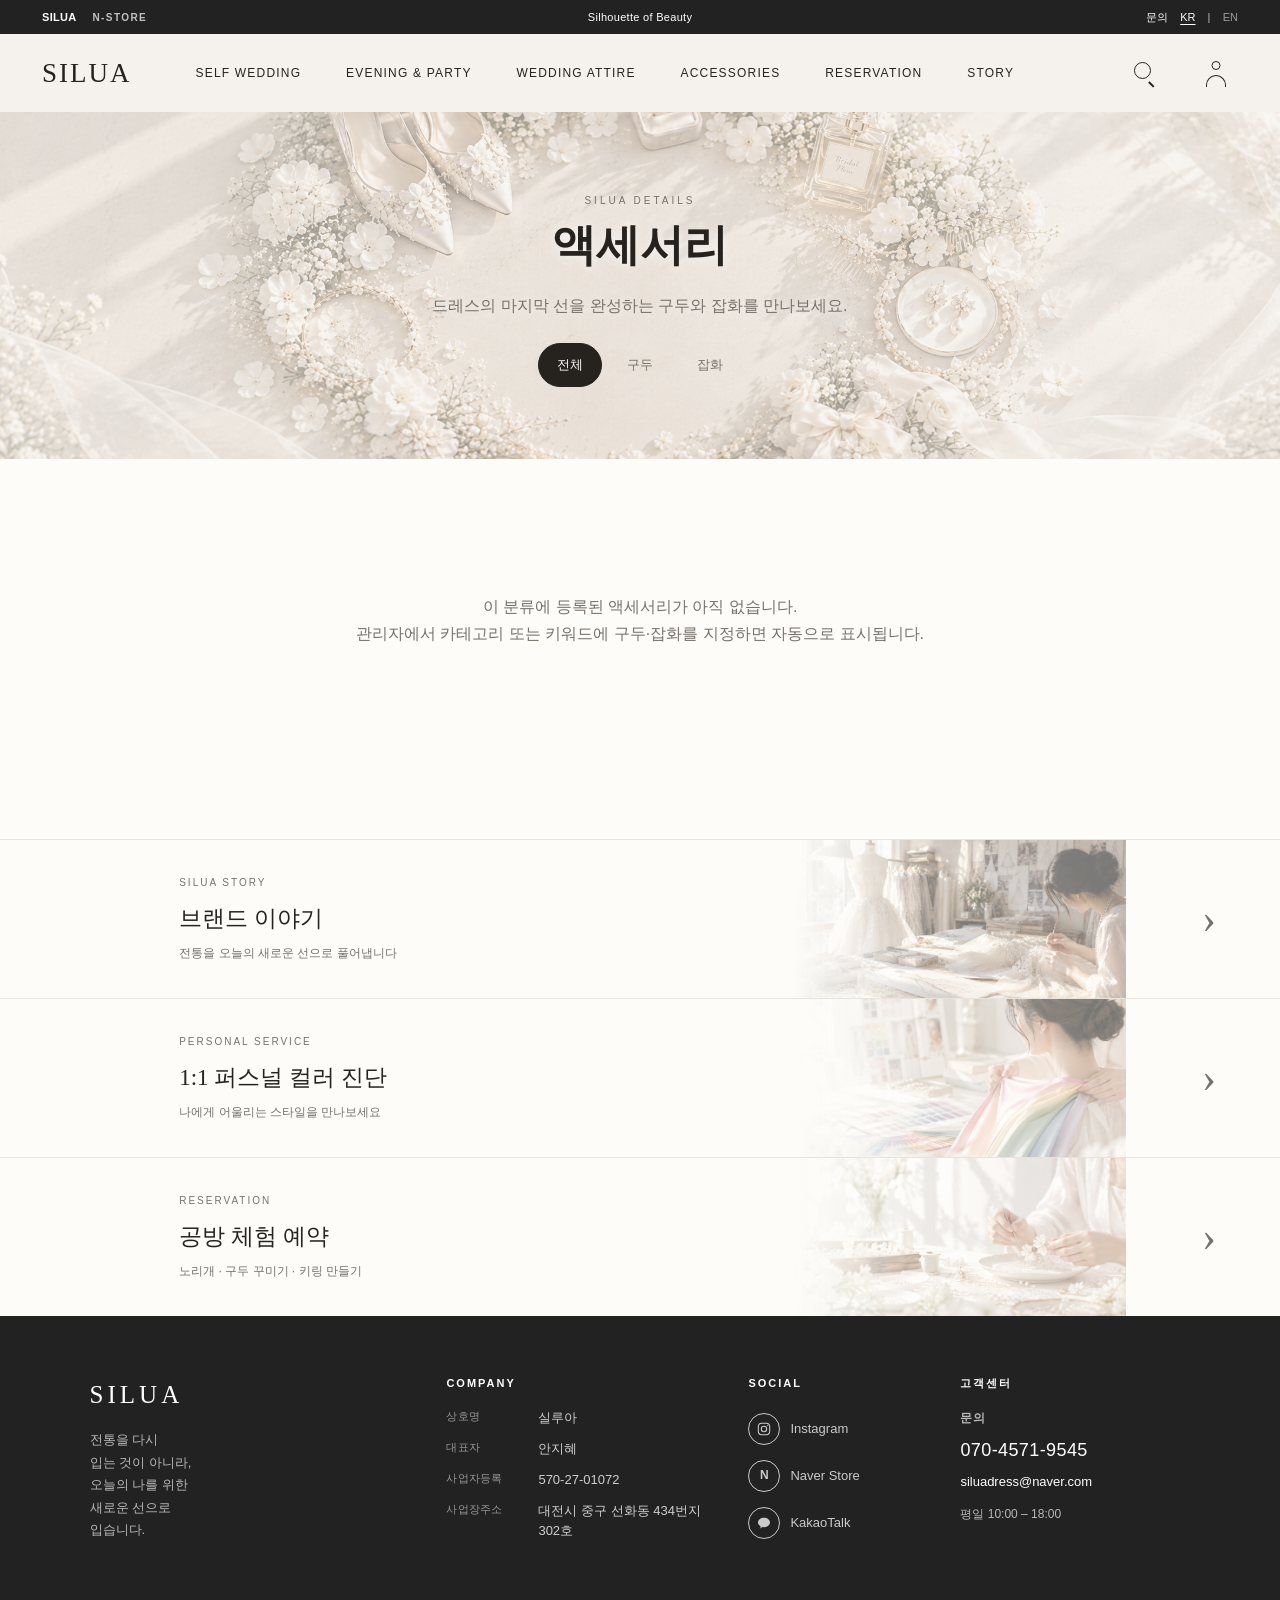
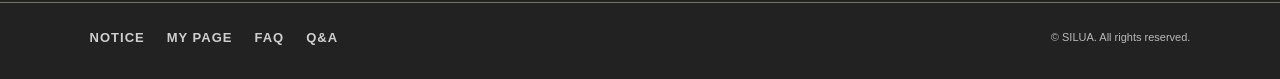
<file: accessories.html>
<!DOCTYPE html>
<html lang="ko">
<head>
  <meta charset="UTF-8" />
  <meta name="viewport" content="width=device-width, initial-scale=1.0" />
  <title>액세서리 — SILUA</title>
  <meta name="description" content="SILUA 구두와 웨딩 잡화를 소개합니다." />
  <link rel="icon" href="images/favicon.png" />
  <link rel="stylesheet" href="style.css?v=20260918-collection-hero-27" />
</head>
<body>
  <header class="site-header">
    <div class="top-header"><div class="brand-links"><span>SILUA</span><a href="https://smartstore.naver.com/silua" target="_blank" rel="noopener noreferrer" aria-label="SILUA 네이버 스마트스토어 새 창 열기">N-STORE</a></div><p class="top-notice">Silhouette of Beauty</p><div class="top-links"><a href="contact.html">NOTICE</a><button class="language-button" type="button" data-language="ko" aria-pressed="true">KR</button><span aria-hidden="true">|</span><button class="language-button" type="button" data-language="en" aria-pressed="false">EN</button></div></div>
    <nav class="gnb" aria-label="주요 메뉴"><button class="logo logo-menu-button" type="button" aria-label="주요 메뉴 열기" aria-controls="primary-menu" aria-expanded="false">SILUA</button><ul class="gnb-menu" id="primary-menu"><li class="gnb-category"><a href="products.html">SELF WEDDING</a><ul class="gnb-submenu"><li><a href="products.html?mode=rental">대여</a></li><li><a href="products.html">맞춤제작</a></li></ul></li><li class="gnb-category"><a href="products.html">EVENING &amp; PARTY</a><ul class="gnb-submenu"><li><a href="products.html?mode=rental">대여</a></li><li><a href="products.html">맞춤제작</a></li></ul></li><li class="gnb-category"><a href="products.html">WEDDING ATTIRE</a><ul class="gnb-submenu"><li><a href="products.html">원피스</a></li><li><a href="products.html">투피스</a></li><li><a href="products.html">수트</a></li></ul></li><li class="gnb-category"><a href="products.html">ACCESSORIES</a><ul class="gnb-submenu"><li><a href="products.html">구두</a></li><li><a href="products.html">잡화</a></li></ul></li><li class="gnb-category reservation-menu"><a href="contact.html">RESERVATION</a><ul class="gnb-submenu reservation-submenu"><li class="gnb-submenu-section">공방 체험</li><li class="gnb-submenu-detail"><a href="contact.html">노리개 만들기</a></li><li class="gnb-submenu-detail"><a href="contact.html">구두 꾸미기</a></li><li class="gnb-submenu-detail"><a href="contact.html">키링 만들기</a></li><li class="gnb-submenu-section">1:1 퍼스널 진단</li><li class="gnb-submenu-detail"><a href="reservation.html#personal-color">퍼스널컬러</a></li><li class="gnb-submenu-detail"><a href="reservation.html#body-shape">체형진단</a></li></ul></li><li><a href="about.html">STORY</a></li></ul><div class="gnb-icons"><button class="icon-button menu-button" type="button" aria-label="메뉴 열기" aria-controls="primary-menu" aria-expanded="false"><span></span><span></span><span></span></button><a class="icon-button user-button" href="admin.html" aria-label="관리자 로그인"><span class="user-head"></span><span class="user-body"></span></a><a class="icon-button search-button" href="products.html" aria-label="제품 검색"><span></span></a></div></nav>
  </header>

  <main>
    <section class="page-head accessory-head category-page-head category-accessories">
      <p class="eyebrow">SILUA DETAILS</p>
      <h1>액세서리</h1>
      <p>드레스의 마지막 선을 완성하는 구두와 잡화를 만나보세요.</p>
      <nav class="accessory-tabs" aria-label="액세서리 분류">
        <a href="accessories.html" data-accessory-tab="all">전체</a>
        <a href="accessories.html?type=shoes" data-accessory-tab="shoes">구두</a>
        <a href="accessories.html?type=goods" data-accessory-tab="goods">잡화</a>
      </nav>
    </section>
    <section class="section accessory-catalog">
      <div class="grid" id="accessory-list" aria-live="polite"><p>액세서리를 불러오는 중…</p></div>
    </section>
  </main>

  <footer class="footer" id="site-footer">
    <nav class="footer-banners" aria-label="빠른 안내"><a class="footer-banner" href="about.html"><span class="footer-banner-label">SILUA STORY</span><strong>브랜드 이야기</strong><span class="footer-banner-copy">전통을 오늘의 새로운 선으로 풀어냅니다</span></a><a class="footer-banner" href="contact.html"><span class="footer-banner-label">PERSONAL SERVICE</span><strong>1:1 퍼스널진단</strong><span class="footer-banner-copy">나에게 어울리는 스타일을 만나보세요</span></a><a class="footer-banner" href="contact.html"><span class="footer-banner-label">RESERVATION</span><strong>공방 체험 예약</strong><span class="footer-banner-copy">노리개 · 구두 꾸미기 · 키링 만들기</span></a></nav>
    <div class="footer-main"><div class="footer-brand"><p class="logo">SILUA</p><p class="footer-tagline">전통을 다시 입는 것이 아니라, 오늘의 나를 위한 새로운 선으로 입는다.</p><div class="footer-socials"><a href="https://www.instagram.com/siluadress_official/" target="_blank" rel="noopener noreferrer"><span class="footer-social-icon">IG</span><span>@siluadress_official</span></a><a href="contact.html"><span class="footer-social-icon">K</span><span>KakaoTalk</span></a></div></div><div class="footer-customer"><h2>고객센터</h2><p class="footer-customer-title">문의</p><a class="footer-phone" href="tel:07045719545">070-4571-9545</a><a class="footer-email" href="mailto:siluadress@naver.com">siluadress@naver.com</a><p class="footer-hours">평일 10:00 – 18:00</p></div><div class="footer-company"><h2>COMPANY</h2><p class="biz">상호명: 실루아 · 대표자: 안지혜<br />사업자등록: 570-27-01072 · 사업장주소: 대전시 중구 선화동 434번지 302호</p></div></div>
    <div class="footer-bottom"><p>© SILUA. All rights reserved.</p></div>
  </footer>

  <script src="script.js?v=20260918-collection-images-18"></script>
  <script src="catalog.js"></script>
  <script>
    const accessoryType = new URLSearchParams(location.search).get("type") || "all";
    const accessoryWords = {
      all: ["accessory", "accessories", "액세서리", "악세서리", "구두", "shoe", "shoes", "잡화", "bag", "가방", "bouquet", "부케"],
      shoes: ["구두", "shoe", "shoes", "슈즈"],
      goods: ["잡화", "accessory", "accessories", "액세서리", "악세서리", "bag", "가방", "bouquet", "부케"]
    };
    document.querySelector(`[data-accessory-tab="${accessoryType}"]`)?.classList.add("is-active");

    ProductCatalog.loadVisibleProducts().then((products) => {
      const list = document.getElementById("accessory-list");
      const words = accessoryWords[accessoryType] || accessoryWords.all;
      const filtered = products.filter((product) => {
        const text = [product.name, product.label, product.category, product.summary, ...(product.keywords || [])].join(" ").toLocaleLowerCase();
        return words.some((word) => text.includes(word));
      });
      if (!filtered.length) {
        list.innerHTML = '<p class="catalog-empty">이 분류에 등록된 액세서리가 아직 없습니다.<br />관리자에서 카테고리 또는 키워드에 구두·잡화를 지정하면 자동으로 표시됩니다.</p>';
        return;
      }
      list.innerHTML = filtered.map((product) => {
        const source = ProductCatalog.safeImageUrl(product.images?.[0]);
        const image = source ? `<img src="${ProductCatalog.escapeHtml(source)}" alt="${ProductCatalog.escapeHtml(product.name)}" />` : "";
        const price = product.price ? `<p class="price">${ProductCatalog.escapeHtml(product.price)}</p>` : "";
        return `<a class="card accessory-card" href="product.html?id=${encodeURIComponent(product.id)}&mode=purchase"><div class="card-img">${image}</div><p class="k">${ProductCatalog.escapeHtml(product.label || product.category || "ACCESSORY")}</p><h3>${ProductCatalog.escapeHtml(product.name)}</h3><p>${ProductCatalog.escapeHtml(product.summary || "")}</p>${price}</a>`;
      }).join("");
    }).catch(() => {
      document.getElementById("accessory-list").innerHTML = '<p class="catalog-empty">액세서리를 불러오지 못했습니다.</p>';
    });
  </script>
</body>
</html>
</file>
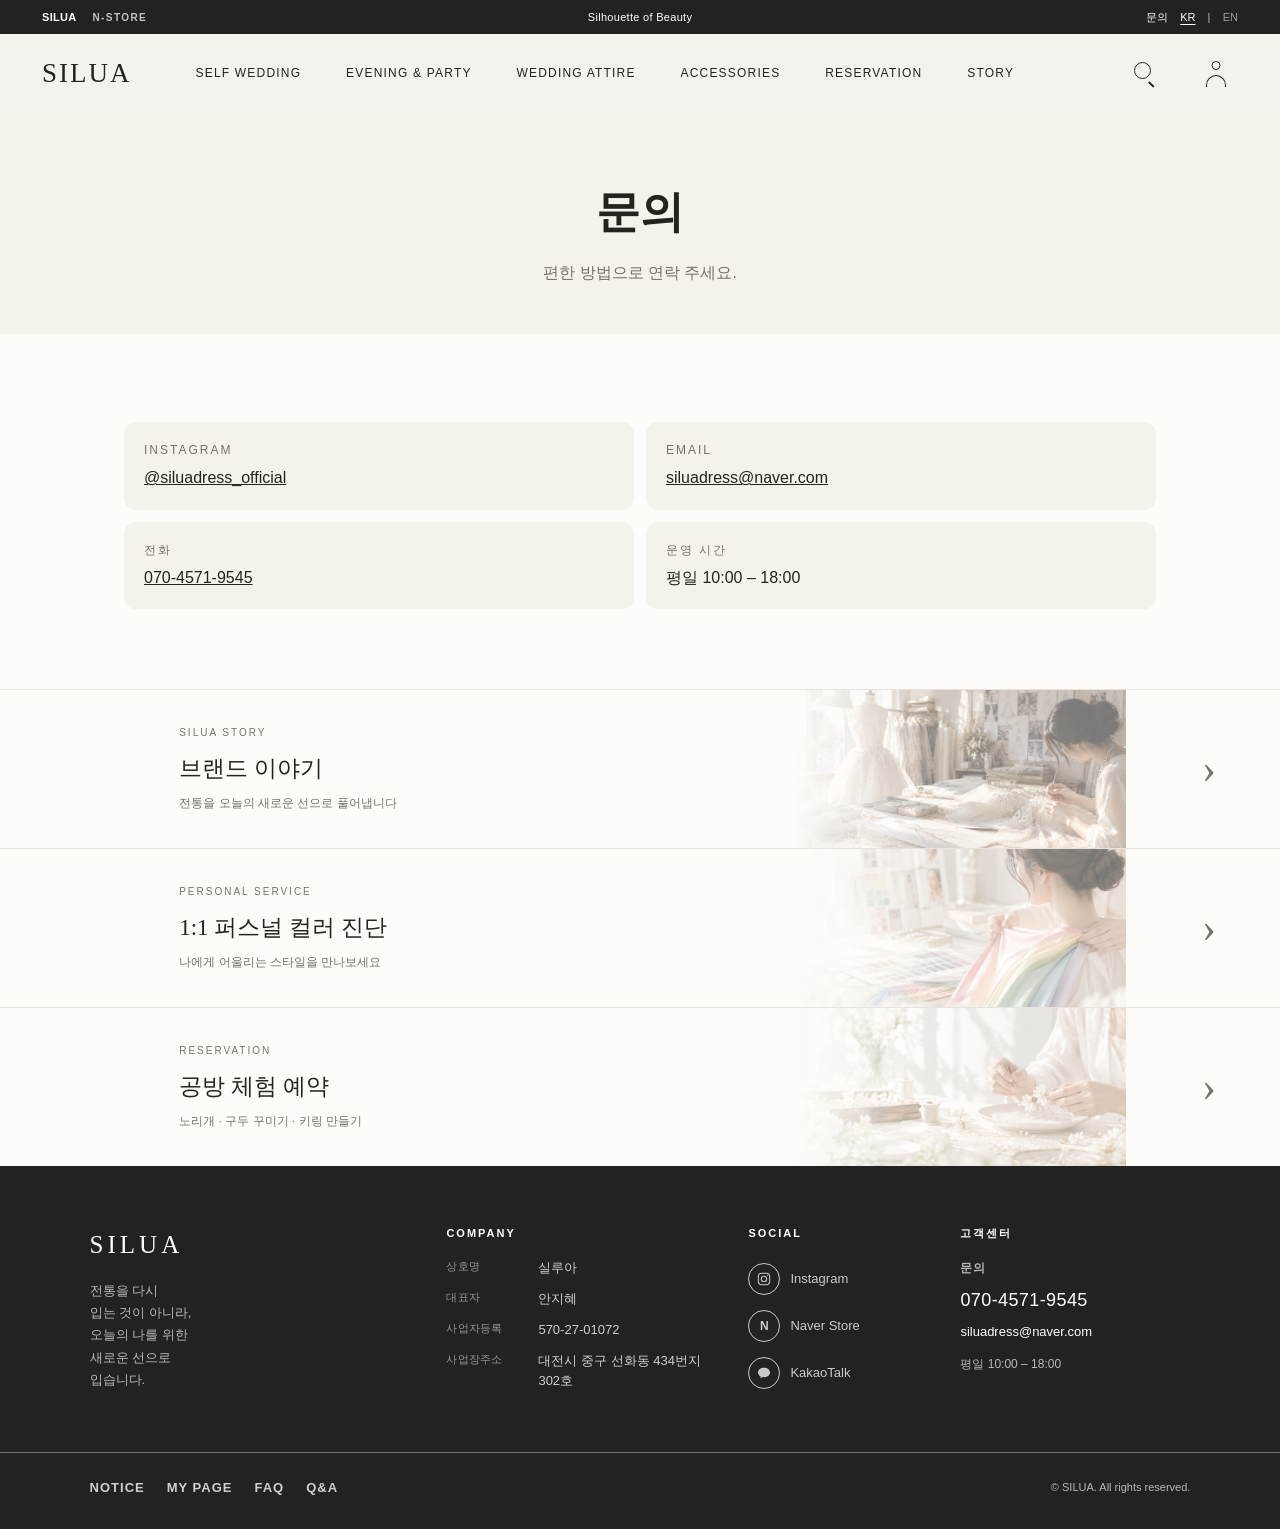
<file: contact.html>
<!DOCTYPE html>
<html lang="ko">
<head>
  <meta charset="UTF-8" />
  <meta name="viewport" content="width=device-width, initial-scale=1.0" />
  <title>문의 — SILUA</title>
  <meta name="description" content="브랜드에 문의하는 방법을 안내합니다." />
  <link rel="icon" href="images/favicon.png" />
  <link rel="stylesheet" href="style.css?v=20260918-collection-hero-27" />
</head>
<body>

  <header class="site-header">
    <div class="top-header"><div class="brand-links"><span>SILUA</span><a href="https://smartstore.naver.com/silua" target="_blank" rel="noopener noreferrer" aria-label="SILUA 네이버 스마트스토어 새 창 열기">N-STORE</a></div><p class="top-notice">Silhouette of Beauty</p><div class="top-links"><a href="contact.html">NOTICE</a><button class="language-button" type="button" data-language="ko" aria-pressed="true">KR</button><span aria-hidden="true">|</span><button class="language-button" type="button" data-language="en" aria-pressed="false">EN</button></div></div>
    <nav class="gnb" aria-label="주요 메뉴"><button class="logo logo-menu-button" type="button" aria-label="주요 메뉴 열기" aria-controls="primary-menu" aria-expanded="false">SILUA</button><ul class="gnb-menu" id="primary-menu"><li class="gnb-category"><a href="products.html">SELF WEDDING</a><ul class="gnb-submenu"><li><a href="products.html?mode=rental">대여</a></li><li><a href="products.html">맞춤제작</a></li></ul></li><li class="gnb-category"><a href="products.html">EVENING &amp; PARTY</a><ul class="gnb-submenu"><li><a href="products.html?mode=rental">대여</a></li><li><a href="products.html">맞춤제작</a></li></ul></li><li class="gnb-category"><a href="products.html">WEDDING ATTIRE</a><ul class="gnb-submenu"><li><a href="products.html">원피스</a></li><li><a href="products.html">투피스</a></li><li><a href="products.html">수트</a></li></ul></li><li class="gnb-category"><a href="products.html">ACCESSORIES</a><ul class="gnb-submenu"><li><a href="products.html">구두</a></li><li><a href="products.html">잡화</a></li></ul></li><li class="gnb-category reservation-menu"><a href="contact.html">RESERVATION</a><ul class="gnb-submenu reservation-submenu"><li class="gnb-submenu-section">공방 체험</li><li class="gnb-submenu-detail"><a href="contact.html">노리개 만들기</a></li><li class="gnb-submenu-detail"><a href="contact.html">구두 꾸미기</a></li><li class="gnb-submenu-detail"><a href="contact.html">키링 만들기</a></li><li class="gnb-submenu-section">1:1 퍼스널 진단</li><li class="gnb-submenu-detail"><a href="reservation.html#personal-color">퍼스널컬러</a></li><li class="gnb-submenu-detail"><a href="reservation.html#body-shape">체형진단</a></li></ul></li><li><a href="about.html">STORY</a></li></ul><div class="gnb-icons"><button class="icon-button menu-button" type="button" aria-label="메뉴 열기" aria-controls="primary-menu" aria-expanded="false"><span></span><span></span><span></span></button><a class="icon-button user-button" href="admin.html" aria-label="관리자 로그인"><span class="user-head"></span><span class="user-body"></span></a><a class="icon-button search-button" href="products.html" aria-label="제품 검색"><span></span></a></div></nav>
  </header>

  <section class="page-head">
    <h1>문의</h1>
    <p>편한 방법으로 연락 주세요.</p>
  </section>

  <!-- [작성서 07: 연락 수단·운영 시간] 노출 원치 않는 항목은 블록째 지우세요 -->
  <section class="section">
    <div class="contact-list">
      <div class="contact-item">
        <p class="label">Instagram</p>
        <p class="value"><a href="https://www.instagram.com/siluadress_official/" target="_blank" rel="noopener noreferrer">@siluadress_official</a></p>
      </div>
      <div class="contact-item">
        <p class="label">Email</p>
        <p class="value"><a href="mailto:siluadress@naver.com">siluadress@naver.com</a></p>
      </div>
      <div class="contact-item">
        <p class="label">전화</p>
        <p class="value"><a href="tel:07045719545">070-4571-9545</a></p>
      </div>
      <div class="contact-item contact-hours">
        <p class="label">Hours</p>
        <p class="value">평일 10:00 – 18:00</p>
      </div>
    </div>
  </section>

  <footer class="footer" id="site-footer">
    <nav class="footer-banners" aria-label="빠른 안내"><a class="footer-banner" href="about.html"><span class="footer-banner-label">SILUA STORY</span><strong>브랜드 이야기</strong><span class="footer-banner-copy">전통을 오늘의 새로운 선으로 풀어냅니다</span></a><a class="footer-banner" href="contact.html"><span class="footer-banner-label">PERSONAL SERVICE</span><strong>1:1 퍼스널진단</strong><span class="footer-banner-copy">나에게 어울리는 스타일을 만나보세요</span></a><a class="footer-banner" href="contact.html"><span class="footer-banner-label">RESERVATION</span><strong>공방 체험 예약</strong><span class="footer-banner-copy">노리개 · 구두 꾸미기 · 키링 만들기</span></a></nav>
    <div class="footer-main">
      <div class="footer-brand">
        <p class="logo">SILUA</p>
        <p class="footer-tagline">전통을 다시 입는 것이 아니라, 오늘의 나를 위한 새로운 선으로 입는다.</p>
        <div class="footer-socials">
          <a href="https://www.instagram.com/siluadress_official/" target="_blank" rel="noopener noreferrer" aria-label="SILUA Instagram"><span class="footer-social-icon" aria-hidden="true">IG</span><span>@siluadress_official</span></a>
          <a href="contact.html" aria-label="SILUA KakaoTalk"><span class="footer-social-icon" aria-hidden="true">K</span><span>KakaoTalk</span></a>
        </div>
      </div>
      <div class="footer-customer">
        <h2>고객센터</h2>
        <p class="footer-customer-title">문의</p><a class="footer-phone" href="tel:07045719545">070-4571-9545</a>
        <a class="footer-email" href="mailto:siluadress@naver.com">siluadress@naver.com</a>
        <p class="footer-hours">평일 10:00 – 18:00</p>
      </div>
      <div class="footer-company">
        <h2>COMPANY</h2>
        <p class="biz">상호명: 실루아 · 대표자: 안지혜<br />사업자등록: 570-27-01072 · 사업장주소: 대전시 중구 선화동 434번지 302호</p>
      </div>
    </div>
    <div class="footer-bottom"><p>© SILUA. All rights reserved.</p></div>
  </footer>

  <script src="script.js?v=20260918-collection-images-18"></script>
</body>
</html>
</file>
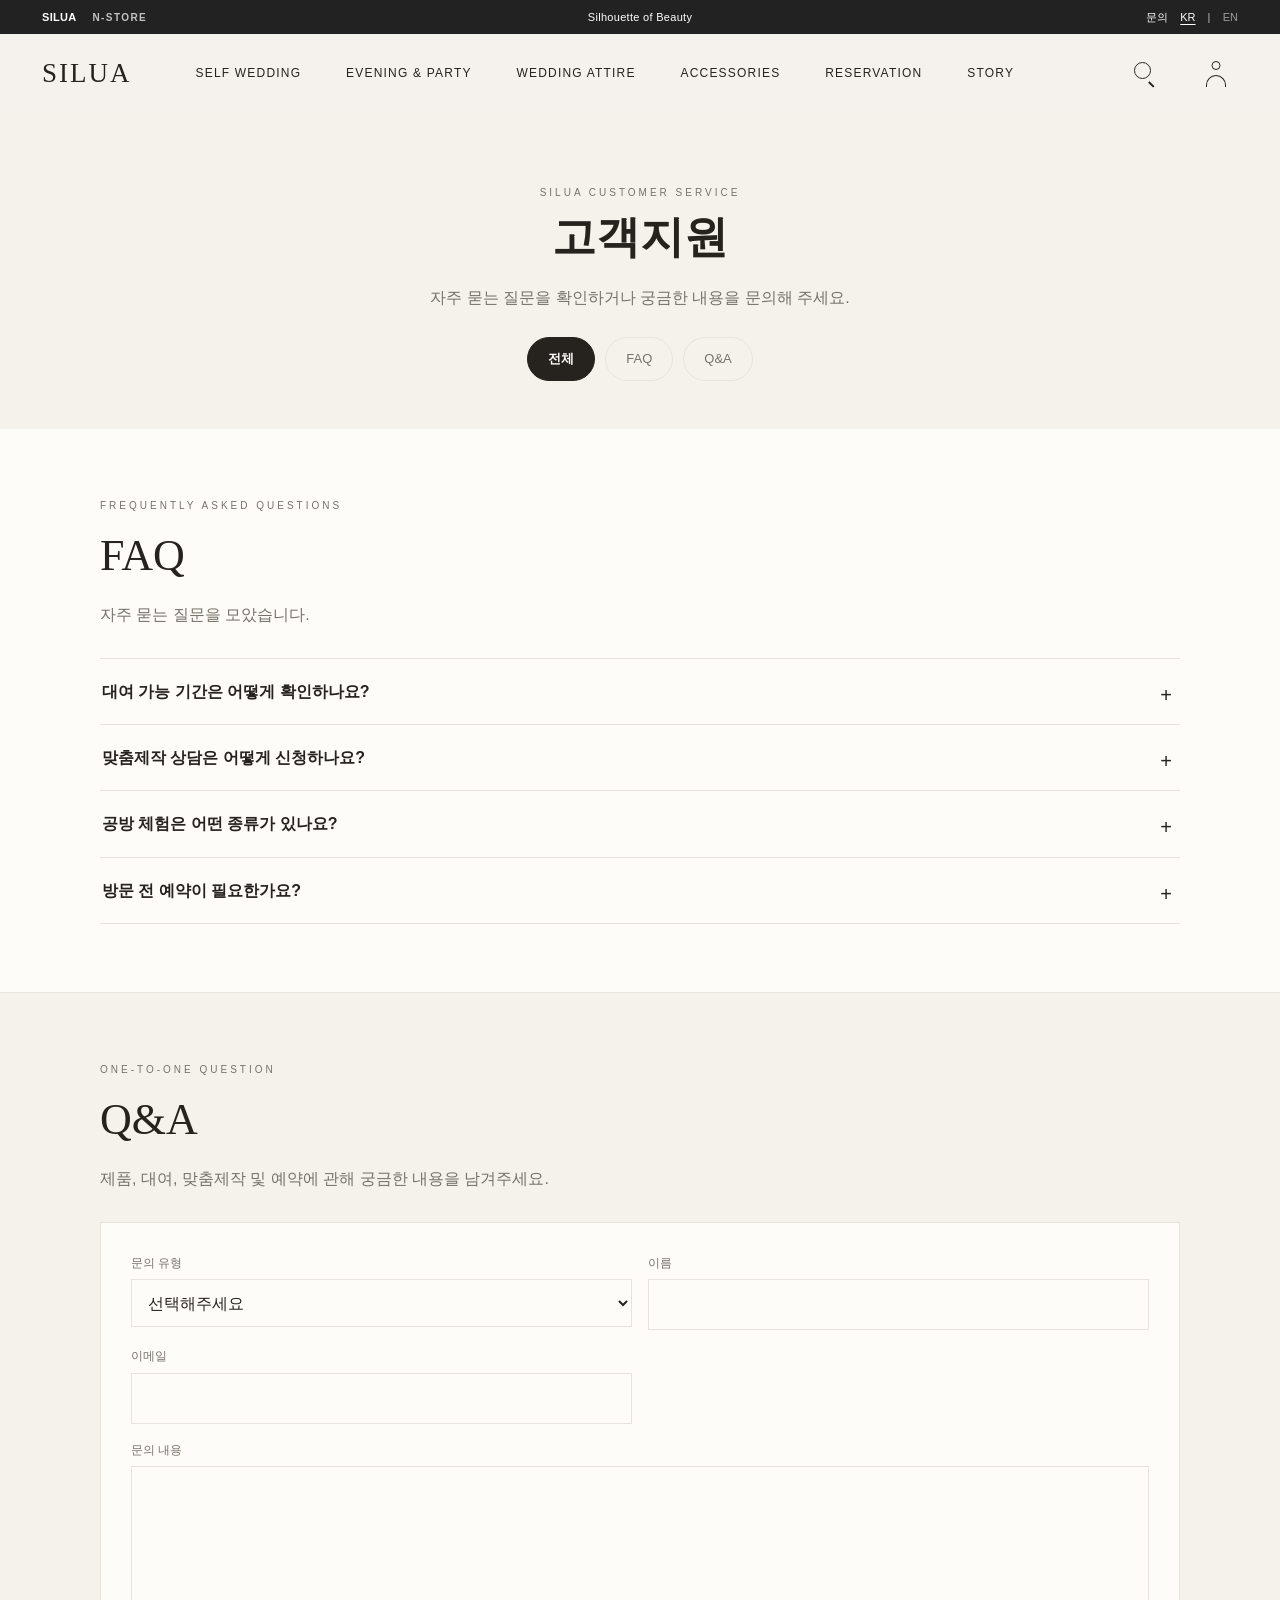
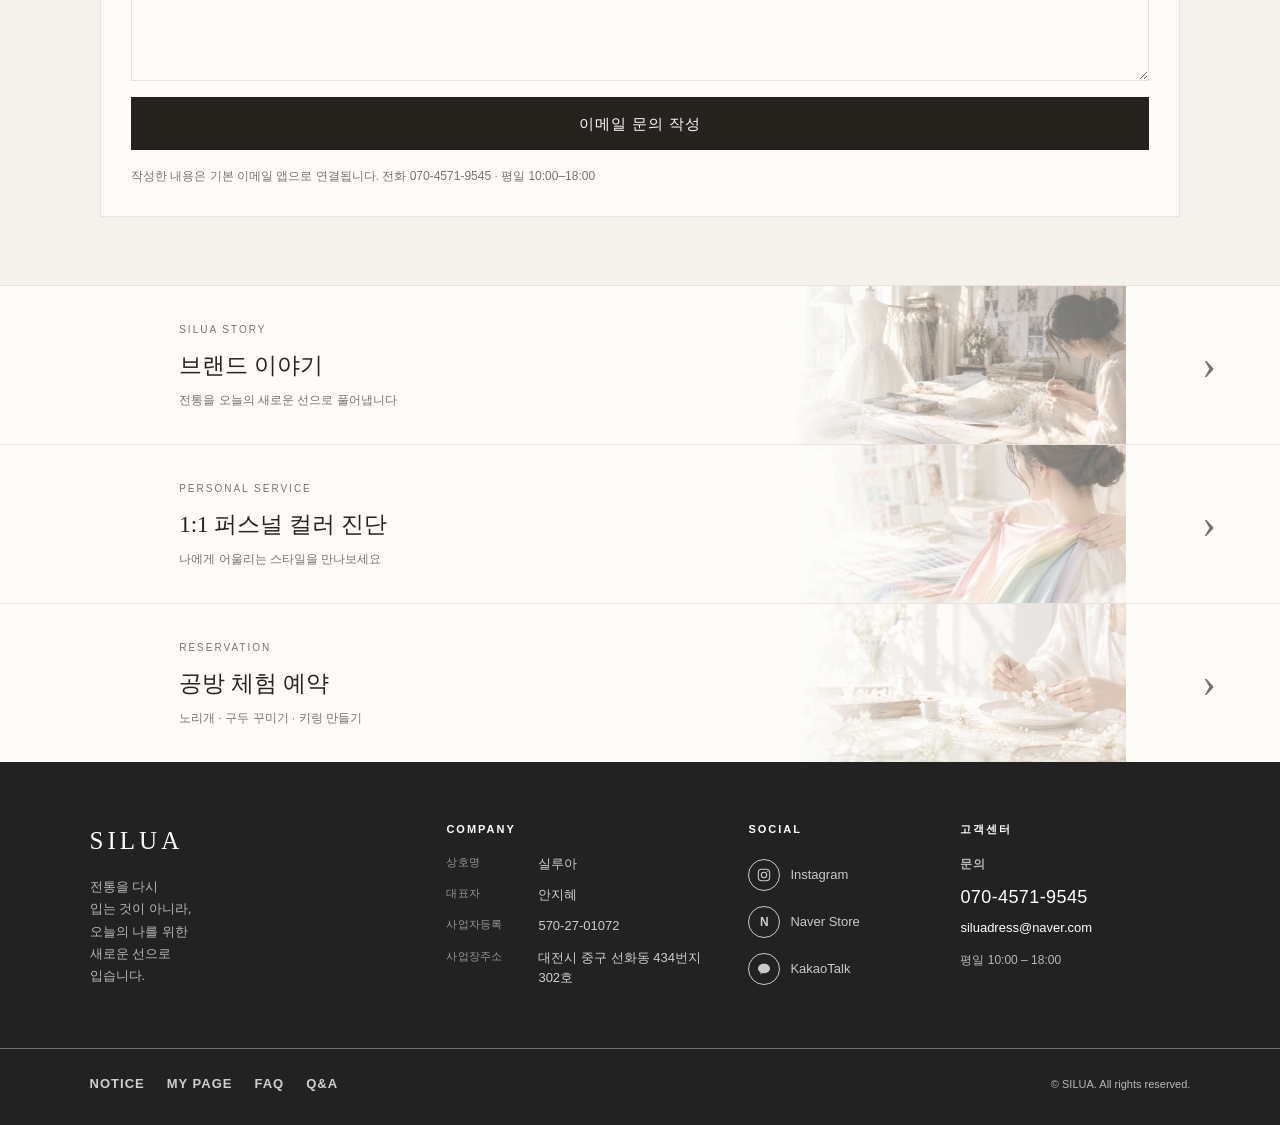
<file: customer.html>
<!DOCTYPE html>
<html lang="ko">
<head>
  <meta charset="UTF-8" />
  <meta name="viewport" content="width=device-width, initial-scale=1.0" />
  <title>고객지원 — SILUA</title>
  <meta name="description" content="SILUA Q&A와 자주 묻는 질문" />
  <link rel="icon" href="images/favicon.png" />
  <link rel="stylesheet" href="style.css?v=20260918-collection-hero-27" />
</head>
<body>
  <header class="site-header">
    <div class="top-header"><div class="brand-links"><span>SILUA</span><a href="https://smartstore.naver.com/silua" target="_blank" rel="noopener noreferrer">N-STORE</a></div><p class="top-notice">Silhouette of Beauty</p><div class="top-links"><a href="contact.html">NOTICE</a><button class="language-button" type="button" data-language="ko" aria-pressed="true">KR</button><span aria-hidden="true">|</span><button class="language-button" type="button" data-language="en" aria-pressed="false">EN</button></div></div>
    <nav class="gnb" aria-label="주요 메뉴"><button class="logo logo-menu-button" type="button" aria-label="주요 메뉴 열기" aria-controls="primary-menu" aria-expanded="false">SILUA</button><ul class="gnb-menu" id="primary-menu"><li class="gnb-category"><a href="products.html">SELF WEDDING</a><ul class="gnb-submenu"><li><a href="products.html?mode=rental">대여</a></li><li><a href="products.html">맞춤제작</a></li></ul></li><li class="gnb-category"><a href="products.html">EVENING &amp; PARTY</a><ul class="gnb-submenu"><li><a href="products.html?mode=rental">대여</a></li><li><a href="products.html">맞춤제작</a></li></ul></li><li class="gnb-category"><a href="products.html">WEDDING ATTIRE</a><ul class="gnb-submenu"><li><a href="products.html">원피스</a></li><li><a href="products.html">투피스</a></li><li><a href="products.html">수트</a></li></ul></li><li class="gnb-category"><a href="accessories.html">ACCESSORIES</a><ul class="gnb-submenu"><li><a href="accessories.html?type=shoes">구두</a></li><li><a href="accessories.html?type=goods">잡화</a></li></ul></li><li class="gnb-category reservation-menu"><a href="reservation.html">RESERVATION</a><ul class="gnb-submenu reservation-submenu"><li class="gnb-submenu-section">공방 체험</li><li class="gnb-submenu-detail"><a href="reservation.html?activity=norigae#workshop">노리개 만들기</a></li><li class="gnb-submenu-detail"><a href="reservation.html?activity=shoes#workshop">구두 꾸미기</a></li><li class="gnb-submenu-detail"><a href="reservation.html?activity=keyring#workshop">키링 만들기</a></li><li class="gnb-submenu-section">1:1 퍼스널 진단</li><li class="gnb-submenu-detail"><a href="reservation.html#personal-color">퍼스널컬러</a></li><li class="gnb-submenu-detail"><a href="reservation.html#body-shape">체형진단</a></li></ul></li><li><a href="about.html">STORY</a></li></ul><div class="gnb-icons"><button class="icon-button menu-button" type="button" aria-label="메뉴 열기" aria-controls="primary-menu" aria-expanded="false"><span></span><span></span><span></span></button><button class="icon-button user-button" type="button" aria-label="로그인 및 회원가입"><span class="user-head"></span><span class="user-body"></span></button><button class="icon-button search-button" type="button" aria-label="제품 검색"><span></span></button></div></nav>
  </header>

  <main class="customer-page">
    <section class="page-head customer-head">
      <p class="eyebrow">SILUA CUSTOMER SERVICE</p>
      <h1>고객지원</h1>
      <p>자주 묻는 질문을 확인하거나 궁금한 내용을 문의해 주세요.</p>
      <div class="customer-tabs" role="tablist" aria-label="고객지원 메뉴">
        <button class="customer-tab" type="button" role="tab" aria-selected="true" aria-controls="faq qna" data-customer-tab="all">전체</button>
        <button class="customer-tab" type="button" role="tab" aria-selected="false" aria-controls="faq" data-customer-tab="faq">FAQ</button>
        <button class="customer-tab" type="button" role="tab" aria-selected="false" aria-controls="qna" data-customer-tab="qna">Q&amp;A</button>
      </div>
    </section>
    <section class="customer-panel customer-section" id="faq" role="tabpanel" data-customer-panel="faq">
      <div class="reservation-intro"><p class="eyebrow">FREQUENTLY ASKED QUESTIONS</p><h2>FAQ</h2><p>자주 묻는 질문을 모았습니다.</p></div>
      <div class="faq-list customer-content">
        <details><summary>대여 가능 기간은 어떻게 확인하나요?</summary><p>대여 상품 상세 화면에서 ‘대여하기’를 누르면 달력에서 가능한 기간을 확인하고 선택할 수 있습니다.</p></details>
        <details><summary>맞춤제작 상담은 어떻게 신청하나요?</summary><p>RESERVATION의 1:1 퍼스널 진단을 선택하거나 고객센터로 문의해 주세요.</p></details>
        <details><summary>공방 체험은 어떤 종류가 있나요?</summary><p>노리개 만들기, 구두 꾸미기, 키링 만들기 체험을 운영합니다. 예약 화면에서 원하는 체험을 선택할 수 있습니다.</p></details>
        <details><summary>방문 전 예약이 필요한가요?</summary><p>원활한 상담과 체험을 위해 방문 전 예약을 권장합니다.</p></details>
      </div>
    </section>
    <section class="customer-panel customer-section" id="qna" role="tabpanel" data-customer-panel="qna">
      <div class="reservation-intro"><p class="eyebrow">ONE-TO-ONE QUESTION</p><h2>Q&amp;A</h2><p>제품, 대여, 맞춤제작 및 예약에 관해 궁금한 내용을 남겨주세요.</p></div>
      <form class="customer-form" id="customerQuestionForm">
        <label><span>문의 유형</span><select name="category" required><option value="">선택해주세요</option><option>제품 문의</option><option>대여 문의</option><option>맞춤제작 문의</option><option>예약 문의</option><option>기타 문의</option></select></label>
        <label><span>이름</span><input type="text" name="name" autocomplete="name" required /></label>
        <label><span>이메일</span><input type="email" name="email" autocomplete="email" required /></label>
        <label class="customer-question"><span>문의 내용</span><textarea name="question" rows="7" required></textarea></label>
        <button class="btn customer-submit" type="submit">이메일 문의 작성</button>
        <p class="customer-form-note">작성한 내용은 기본 이메일 앱으로 연결됩니다. 전화 070-4571-9545 · 평일 10:00–18:00</p>
      </form>
    </section>
  </main>

  <footer class="footer" id="site-footer"><div class="footer-main"><div class="footer-brand"><p class="logo">SILUA</p><p class="footer-tagline">전통을 다시 입는 것이 아니라, 오늘의 나를 위한 새로운 선으로 입는다.</p><div class="footer-socials"></div></div><div class="footer-customer"><h2>고객센터</h2><p class="footer-customer-title">문의</p><a class="footer-phone" href="tel:07045719545">070-4571-9545</a><a class="footer-email" href="mailto:siluadress@naver.com">siluadress@naver.com</a><p class="footer-hours">평일 10:00 – 18:00</p></div><div class="footer-company"><h2>COMPANY</h2><p class="biz"></p></div></div><div class="footer-bottom"><p>© SILUA. All rights reserved.</p></div></footer>

  <script src="script.js?v=20260918-collection-images-18"></script>
  <script>
    // 예약 페이지처럼 FAQ와 Q&A를 위아래로 이어 보여주고, 선택한 섹션으로 이동합니다.
    const customerTabs = document.querySelectorAll("[data-customer-tab]");
    const customerPanels = document.querySelectorAll("[data-customer-panel]");

    function moveToCustomerSection(selected, smooth = true) {
      const target = selected === "all" ? document.querySelector(".customer-head") : document.getElementById(selected);
      if (!target) return;
      const headerHeight = document.querySelector(".site-header")?.offsetHeight || 0;
      const targetTop = target.getBoundingClientRect().top + window.scrollY - headerHeight - 12;
      const animatedSections = selected === "all" ? customerPanels : [target];

      animatedSections.forEach((panel) => {
        panel.classList.remove("is-revealing");
        void panel.offsetWidth;
        panel.classList.add("is-revealing");
      });
      window.requestAnimationFrame(() => {
        window.scrollTo({ top: Math.max(0, targetTop), behavior: smooth ? "smooth" : "auto" });
      });
    }

    function showCustomerTab(name, updateAddress = true, moveToSection = false) {
      const selected = ["faq", "qna"].includes(name) ? name : "all";
      customerTabs.forEach((tab) => tab.setAttribute("aria-selected", String(tab.dataset.customerTab === selected)));
      customerPanels.forEach((panel) => { panel.hidden = false; });
      if (updateAddress) history.replaceState(null, "", selected === "all" ? "customer.html" : `customer.html#${selected}`);
      if (moveToSection) moveToCustomerSection(selected);
    }
    customerTabs.forEach((tab) => tab.addEventListener("click", () => showCustomerTab(tab.dataset.customerTab, true, true)));
    const hashSection = location.hash.slice(1);
    const legacySection = new URLSearchParams(location.search).get("tab");
    const initialSection = ["faq", "qna"].includes(hashSection) ? hashSection : legacySection;
    showCustomerTab(initialSection, false);
    if (["faq", "qna"].includes(initialSection)) {
      window.requestAnimationFrame(() => window.requestAnimationFrame(() => moveToCustomerSection(initialSection, false)));
    }
    window.addEventListener("hashchange", () => {
      showCustomerTab(location.hash.slice(1), false, true);
    });

    // 정적 사이트에서도 작성 내용을 잃지 않고 이메일 문의로 이어지게 합니다.
    document.getElementById("customerQuestionForm").addEventListener("submit", (event) => {
      event.preventDefault();
      const data = new FormData(event.currentTarget);
      const subject = `[SILUA ${data.get("category")}] ${data.get("name")}님 문의`;
      const body = `이름: ${data.get("name")}\n회신 이메일: ${data.get("email")}\n문의 유형: ${data.get("category")}\n\n${data.get("question")}`;
      location.href = `mailto:siluadress@naver.com?subject=${encodeURIComponent(subject)}&body=${encodeURIComponent(body)}`;
    });
  </script>
</body>
</html>
</file>
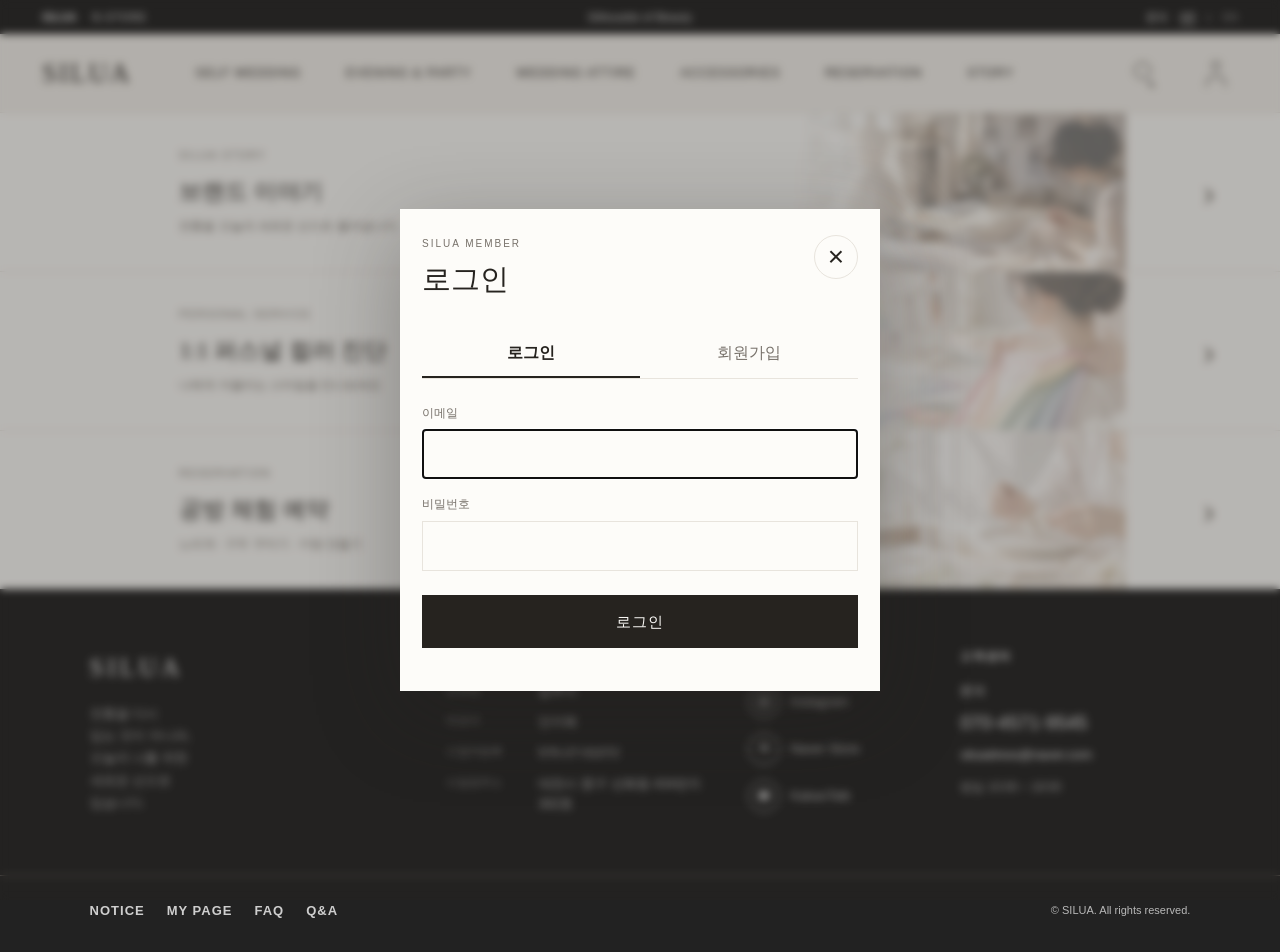
<file: mypage.html>
<!DOCTYPE html>
<html lang="ko">
<head>
  <meta charset="UTF-8" />
  <meta name="viewport" content="width=device-width, initial-scale=1.0" />
  <title>My Page — SILUA</title>
  <meta name="description" content="SILUA 회원의 최근 본 상품과 주문 내역" />
  <link rel="icon" href="images/favicon.png" />
  <link rel="stylesheet" href="style.css?v=20260918-collection-hero-27" />
</head>
<body>
  <header class="site-header">
    <div class="top-header"><div class="brand-links"><span>SILUA</span><a href="https://smartstore.naver.com/silua" target="_blank" rel="noopener noreferrer">N-STORE</a></div><p class="top-notice">Silhouette of Beauty</p><div class="top-links"><a href="contact.html">NOTICE</a><button class="language-button" type="button" data-language="ko" aria-pressed="true">KR</button><span aria-hidden="true">|</span><button class="language-button" type="button" data-language="en" aria-pressed="false">EN</button></div></div>
    <nav class="gnb" aria-label="주요 메뉴"><button class="logo logo-menu-button" type="button" aria-label="주요 메뉴 열기" aria-controls="primary-menu" aria-expanded="false">SILUA</button><ul class="gnb-menu" id="primary-menu"><li class="gnb-category"><a href="products.html">SELF WEDDING</a><ul class="gnb-submenu"><li><a href="products.html?mode=rental">대여</a></li><li><a href="products.html">맞춤제작</a></li></ul></li><li class="gnb-category"><a href="products.html">EVENING &amp; PARTY</a><ul class="gnb-submenu"><li><a href="products.html?mode=rental">대여</a></li><li><a href="products.html">맞춤제작</a></li></ul></li><li class="gnb-category"><a href="products.html">WEDDING ATTIRE</a><ul class="gnb-submenu"><li><a href="products.html">원피스</a></li><li><a href="products.html">투피스</a></li><li><a href="products.html">수트</a></li></ul></li><li class="gnb-category"><a href="accessories.html">ACCESSORIES</a><ul class="gnb-submenu"><li><a href="accessories.html?type=shoes">구두</a></li><li><a href="accessories.html?type=goods">잡화</a></li></ul></li><li class="gnb-category reservation-menu"><a href="reservation.html">RESERVATION</a><ul class="gnb-submenu reservation-submenu"><li class="gnb-submenu-section">공방 체험</li><li class="gnb-submenu-detail"><a href="reservation.html?activity=norigae#workshop">노리개 만들기</a></li><li class="gnb-submenu-detail"><a href="reservation.html?activity=shoes#workshop">구두 꾸미기</a></li><li class="gnb-submenu-detail"><a href="reservation.html?activity=keyring#workshop">키링 만들기</a></li><li class="gnb-submenu-section">1:1 퍼스널 진단</li><li class="gnb-submenu-detail"><a href="reservation.html#personal-color">퍼스널컬러</a></li><li class="gnb-submenu-detail"><a href="reservation.html#body-shape">체형진단</a></li></ul></li><li><a href="about.html">STORY</a></li></ul><div class="gnb-icons"><button class="icon-button menu-button" type="button" aria-label="메뉴 열기" aria-controls="primary-menu" aria-expanded="false"><span></span><span></span><span></span></button><button class="icon-button user-button" type="button" aria-label="로그인 및 회원가입"><span class="user-head"></span><span class="user-body"></span></button><button class="icon-button search-button" type="button" aria-label="제품 검색"><span></span></button></div></nav>
  </header>

  <main class="section mypage" id="myPage" hidden>
    <div class="mypage-head"><div><p class="eyebrow">SILUA MEMBER</p><h1>My Page</h1><p id="memberGreeting"></p></div><div class="mypage-actions"><button class="mypage-logout" id="memberLogout" type="button">로그아웃</button><button class="mypage-withdraw" id="memberWithdraw" type="button">회원탈퇴</button></div></div>
    <div class="mypage-grid">
      <section class="mypage-card"><h2>최근 본 상품</h2><div class="recent-products" id="recentProducts"></div><p class="mypage-empty" id="recentEmpty">아직 본 상품이 없습니다. 컬렉션에서 마음에 드는 상품을 둘러보세요.</p></section>
      <section class="mypage-card"><h2>주문 내역</h2><p class="mypage-empty">네이버 스마트스토어에서 주문한 상품은 네이버 계정 로그인 후 주문·배송 상태를 확인할 수 있습니다.</p><a class="btn ghost" href="https://order.pay.naver.com/home" target="_blank" rel="noopener noreferrer">네이버 주문 내역 보기 ↗</a></section>
      <section class="mypage-card"><h2>회원 정보</h2><p class="mypage-member-email" id="memberEmail"></p><nav class="mypage-support-links" aria-label="고객지원"><a href="customer.html#faq">FAQ</a><a href="customer.html#qna">Q&amp;A</a></nav></section>
    </div>
  </main>

  <footer class="footer" id="site-footer"><div class="footer-main"><div class="footer-brand"><p class="logo">SILUA</p><p class="footer-tagline">전통을 다시 입는 것이 아니라, 오늘의 나를 위한 새로운 선으로 입는다.</p><div class="footer-socials"></div></div><div class="footer-customer"><h2>고객센터</h2><p class="footer-customer-title">문의</p><a class="footer-phone" href="tel:07045719545">070-4571-9545</a><a class="footer-email" href="mailto:siluadress@naver.com">siluadress@naver.com</a><p class="footer-hours">평일 10:00 – 18:00</p></div><div class="footer-company"><h2>COMPANY</h2><p class="biz"></p></div></div><div class="footer-bottom"><p>© SILUA. All rights reserved.</p></div></footer>

  <script src="script.js?v=20260918-collection-images-18"></script>
  <script>
    // 회원 서버가 연결되기 전에는 비밀번호를 저장하지 않고 이 기기의 로그인 상태만 사용합니다.
    let memberSession = null;
    try { memberSession = JSON.parse(localStorage.getItem("silua-member-session") || "null"); } catch (_) {}
    if (!memberSession?.email) {
      openMemberDialog("mypage.html");
    } else {
      document.getElementById("myPage").hidden = false;
      document.getElementById("memberGreeting").textContent = `${memberSession.name || "SILUA 회원"}님, 반갑습니다.`;
      document.getElementById("memberEmail").textContent = memberSession.email;
      let recentItems = [];
      try { recentItems = JSON.parse(localStorage.getItem("silua-recent-products") || "[]"); } catch (_) {}
      const recentContainer = document.getElementById("recentProducts");
      recentItems.slice(0, 8).forEach((item) => {
        const link = document.createElement("a");
        link.className = "recent-product";
        link.href = `product.html?id=${encodeURIComponent(String(item.id || ""))}`;
        const figure = document.createElement("figure");
        if (item.image) {
          const image = document.createElement("img");
          image.src = item.image;
          image.alt = "";
          image.loading = "lazy";
          figure.append(image);
        }
        const name = document.createElement("strong");
        name.textContent = item.name || "SILUA 상품";
        link.append(figure, name);
        recentContainer.append(link);
      });
      document.getElementById("recentEmpty").hidden = recentItems.length > 0;
    }
    document.getElementById("memberLogout").addEventListener("click", () => {
      try { localStorage.removeItem("silua-member-session"); } catch (_) {}
      location.reload();
    });
    document.getElementById("memberWithdraw").addEventListener("click", () => {
      if (!confirm("회원 정보를 삭제하고 탈퇴하시겠어요? 이 기기의 최근 본 상품 기록도 함께 삭제됩니다.")) return;
      try {
        localStorage.removeItem("silua-member-session");
        localStorage.removeItem("silua-recent-products");
      } catch (_) {}
      alert("회원탈퇴가 완료되었습니다.");
      location.href = "index.html";
    });
  </script>
</body>
</html>
</file>
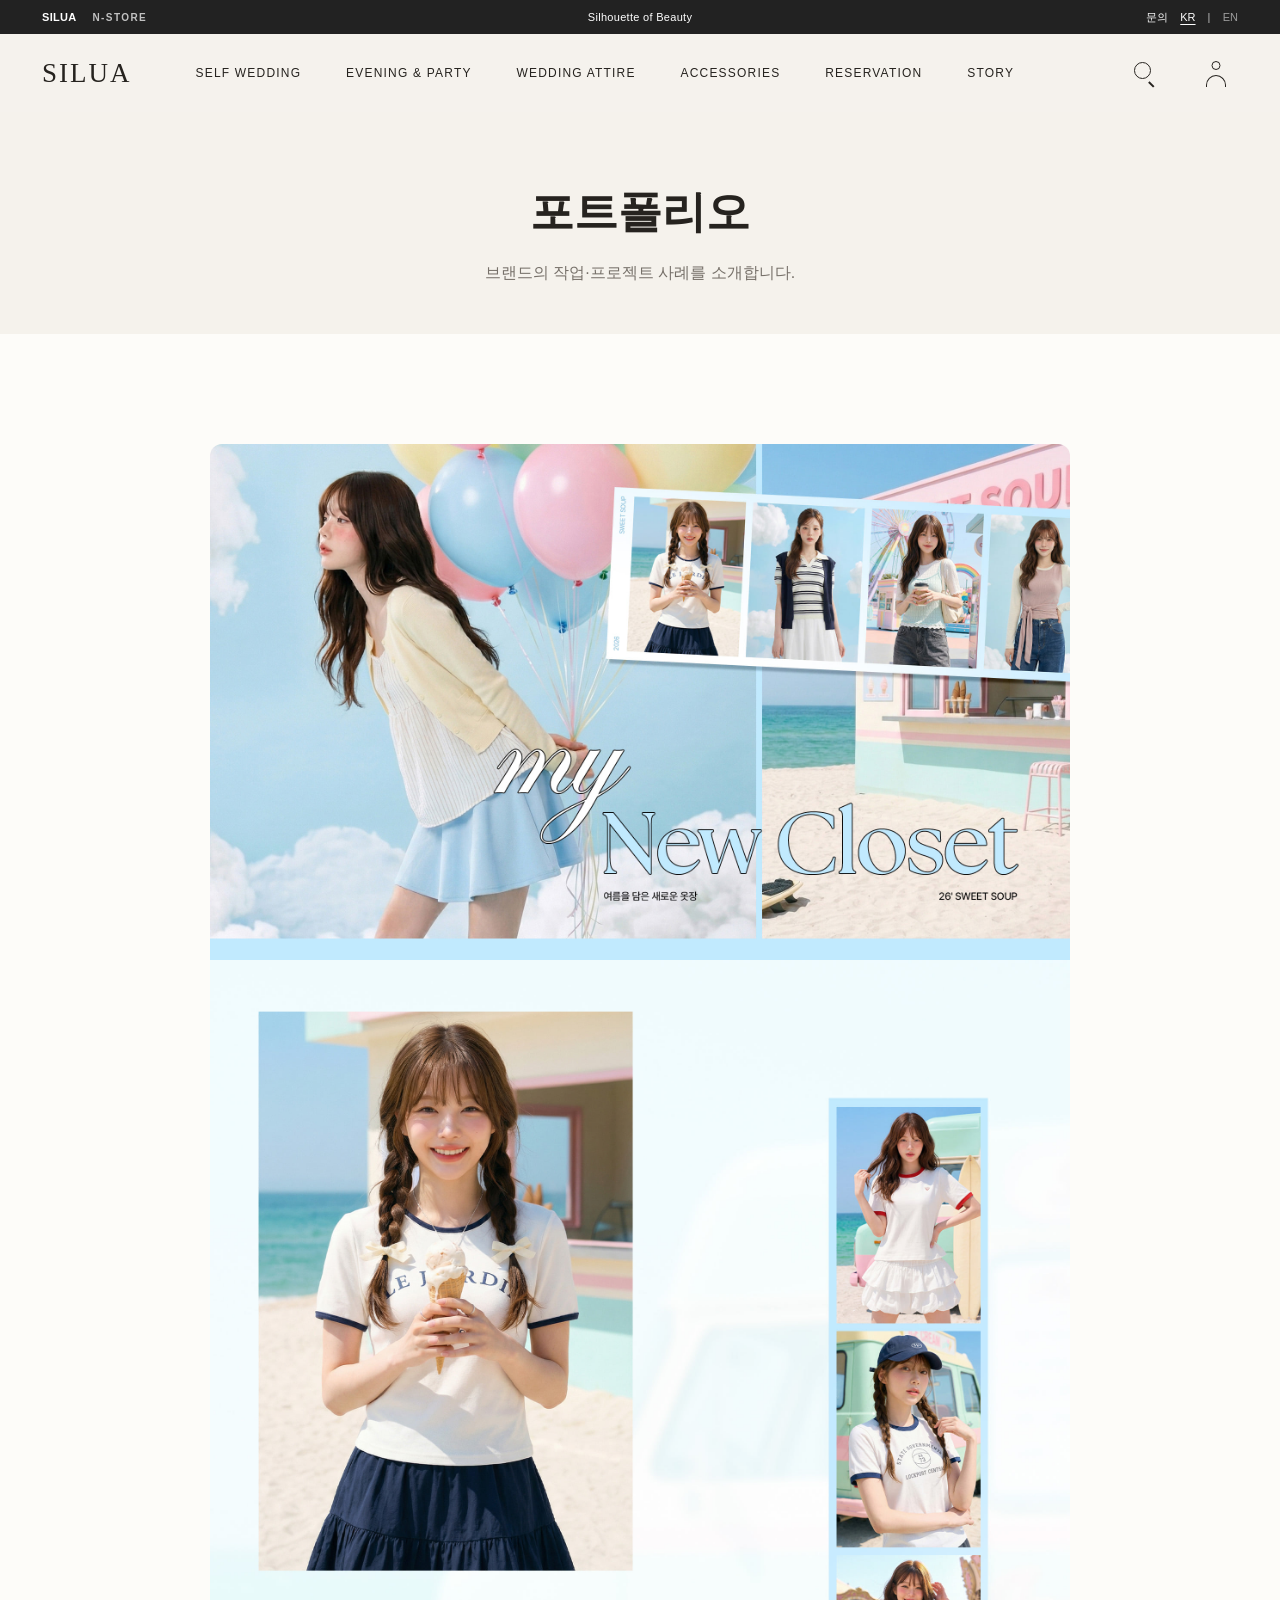
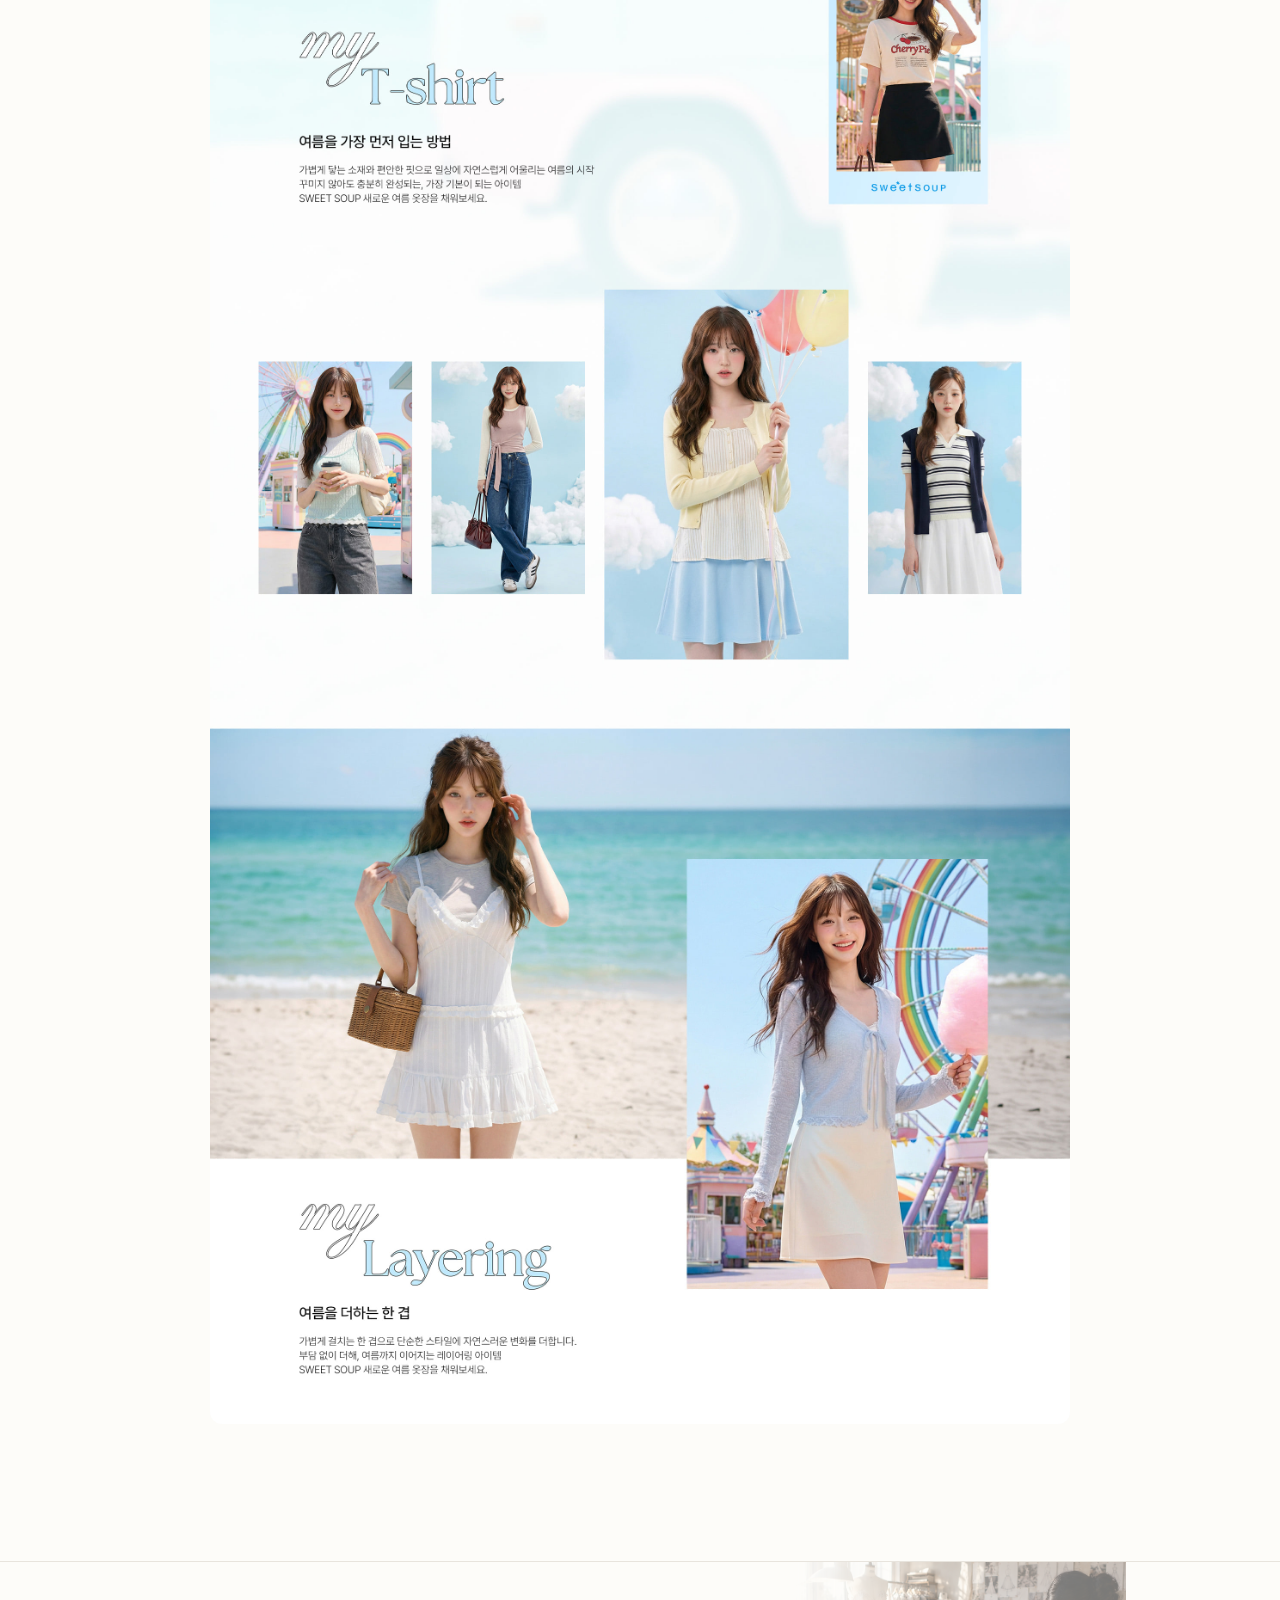
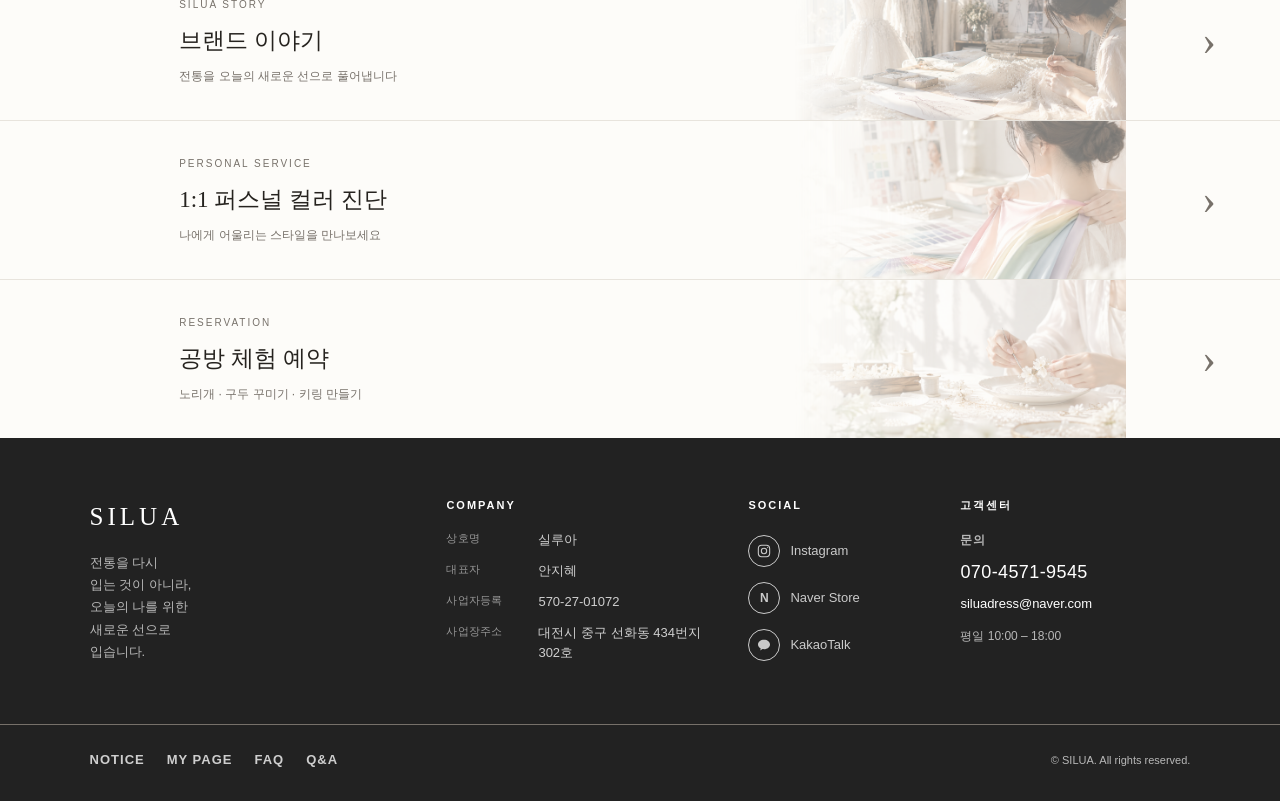
<file: portfolio.html>
<!DOCTYPE html>
<html lang="ko">
<head>
  <meta charset="UTF-8" />
  <meta name="viewport" content="width=device-width, initial-scale=1.0" />
  <title>포트폴리오 — SILUA</title>
  <meta name="description" content="브랜드의 작업 사례를 소개합니다." />
  <link rel="icon" href="images/favicon.png" />
  <link rel="stylesheet" href="style.css?v=20260918-collection-hero-27" />
  <link rel="stylesheet" href="rich-content.css?v=20260826-rich-editor-1" />
</head>
<body>

  <header class="site-header">
    <div class="top-header"><div class="brand-links"><span>SILUA</span><a href="https://smartstore.naver.com/silua" target="_blank" rel="noopener noreferrer" aria-label="SILUA 네이버 스마트스토어 새 창 열기">N-STORE</a></div><p class="top-notice">Silhouette of Beauty</p><div class="top-links"><a href="contact.html">NOTICE</a><button class="language-button" type="button" data-language="ko" aria-pressed="true">KR</button><span aria-hidden="true">|</span><button class="language-button" type="button" data-language="en" aria-pressed="false">EN</button></div></div>
    <nav class="gnb" aria-label="주요 메뉴">
      <button class="logo logo-menu-button" type="button" aria-label="주요 메뉴 열기" aria-controls="primary-menu" aria-expanded="false">SILUA</button>
      <ul class="gnb-menu" id="primary-menu">
        <li class="gnb-category"><a href="products.html">SELF WEDDING</a><ul class="gnb-submenu"><li><a href="products.html?mode=rental">대여</a></li><li><a href="products.html">맞춤제작</a></li></ul></li>
        <li class="gnb-category"><a href="products.html">EVENING &amp; PARTY</a><ul class="gnb-submenu"><li><a href="products.html?mode=rental">대여</a></li><li><a href="products.html">맞춤제작</a></li></ul></li>
        <li class="gnb-category"><a href="products.html">WEDDING ATTIRE</a><ul class="gnb-submenu"><li><a href="products.html">원피스</a></li><li><a href="products.html">투피스</a></li><li><a href="products.html">수트</a></li></ul></li>
        <li class="gnb-category"><a href="products.html">ACCESSORIES</a><ul class="gnb-submenu"><li><a href="products.html">구두</a></li><li><a href="products.html">잡화</a></li></ul></li>
        <li class="gnb-category reservation-menu"><a href="contact.html">RESERVATION</a><ul class="gnb-submenu reservation-submenu"><li class="gnb-submenu-section">공방 체험</li><li class="gnb-submenu-detail"><a href="contact.html">노리개 만들기</a></li><li class="gnb-submenu-detail"><a href="contact.html">구두 꾸미기</a></li><li class="gnb-submenu-detail"><a href="contact.html">키링 만들기</a></li><li class="gnb-submenu-section">1:1 퍼스널 진단</li><li class="gnb-submenu-detail"><a href="reservation.html#personal-color">퍼스널컬러</a></li><li class="gnb-submenu-detail"><a href="reservation.html#body-shape">체형진단</a></li></ul></li><li><a href="about.html">STORY</a></li>
      </ul>
      <div class="gnb-icons"><button class="icon-button menu-button" type="button" aria-label="메뉴 열기" aria-controls="primary-menu" aria-expanded="false"><span></span><span></span><span></span></button><a class="icon-button user-button" href="admin.html" aria-label="관리자 로그인"><span class="user-head"></span><span class="user-body"></span></a><a class="icon-button search-button" href="products.html" aria-label="제품 검색"><span></span></a></div>
    </nav>
  </header>

  <section class="page-head">
    <h1>포트폴리오</h1>
    <p>브랜드의 작업·프로젝트 사례를 소개합니다.</p>
  </section>

  <section class="section">
    <!-- 브랜드 담당자가 관리자에서 작성한 한 개의 포트폴리오 문서가 여기에 표시됩니다.
         학생은 이 컨테이너와 portfolio.js를 유지하고 CSS로 UI만 디자인하세요. -->
    <article id="portfolioContent" class="portfolio-content" aria-live="polite">
      <p class="portfolio-status">포트폴리오를 불러오는 중입니다.</p>
    </article>
  </section>

  <footer class="footer" id="site-footer">
    <nav class="footer-banners" aria-label="빠른 안내"><a class="footer-banner" href="about.html"><span class="footer-banner-label">SILUA STORY</span><strong>브랜드 이야기</strong><span class="footer-banner-copy">전통을 오늘의 새로운 선으로 풀어냅니다</span></a><a class="footer-banner" href="contact.html"><span class="footer-banner-label">PERSONAL SERVICE</span><strong>1:1 퍼스널진단</strong><span class="footer-banner-copy">나에게 어울리는 스타일을 만나보세요</span></a><a class="footer-banner" href="contact.html"><span class="footer-banner-label">RESERVATION</span><strong>공방 체험 예약</strong><span class="footer-banner-copy">노리개 · 구두 꾸미기 · 키링 만들기</span></a></nav>
    <div class="footer-main">
      <div class="footer-brand">
        <p class="logo">SILUA</p>
        <p class="footer-tagline">전통을 다시 입는 것이 아니라, 오늘의 나를 위한 새로운 선으로 입는다.</p>
        <div class="footer-socials">
          <a href="https://www.instagram.com/siluadress_official/" target="_blank" rel="noopener noreferrer" aria-label="SILUA Instagram"><span class="footer-social-icon" aria-hidden="true">IG</span><span>@siluadress_official</span></a>
          <a href="contact.html" aria-label="SILUA KakaoTalk"><span class="footer-social-icon" aria-hidden="true">K</span><span>KakaoTalk</span></a>
        </div>
      </div>
      <div class="footer-customer">
        <h2>고객센터</h2>
        <p class="footer-customer-title">문의</p><a class="footer-phone" href="tel:07045719545">070-4571-9545</a>
        <a class="footer-email" href="mailto:siluadress@naver.com">siluadress@naver.com</a>
        <p class="footer-hours">평일 10:00 – 18:00</p>
      </div>
      <div class="footer-company">
        <h2>COMPANY</h2>
        <p class="biz">상호명: 실루아 · 대표자: 안지혜<br />사업자등록: 570-27-01072 · 사업장주소: 대전시 중구 선화동 434번지 302호</p>
      </div>
    </div>
    <div class="footer-bottom"><p>© SILUA. All rights reserved.</p></div>
  </footer>

  <script src="catalog.js?v=20260826-rich-editor-1"></script>
  <script src="portfolio.js"></script>
  <script src="script.js?v=20260918-collection-images-18"></script>
</body>
</html>
</file>
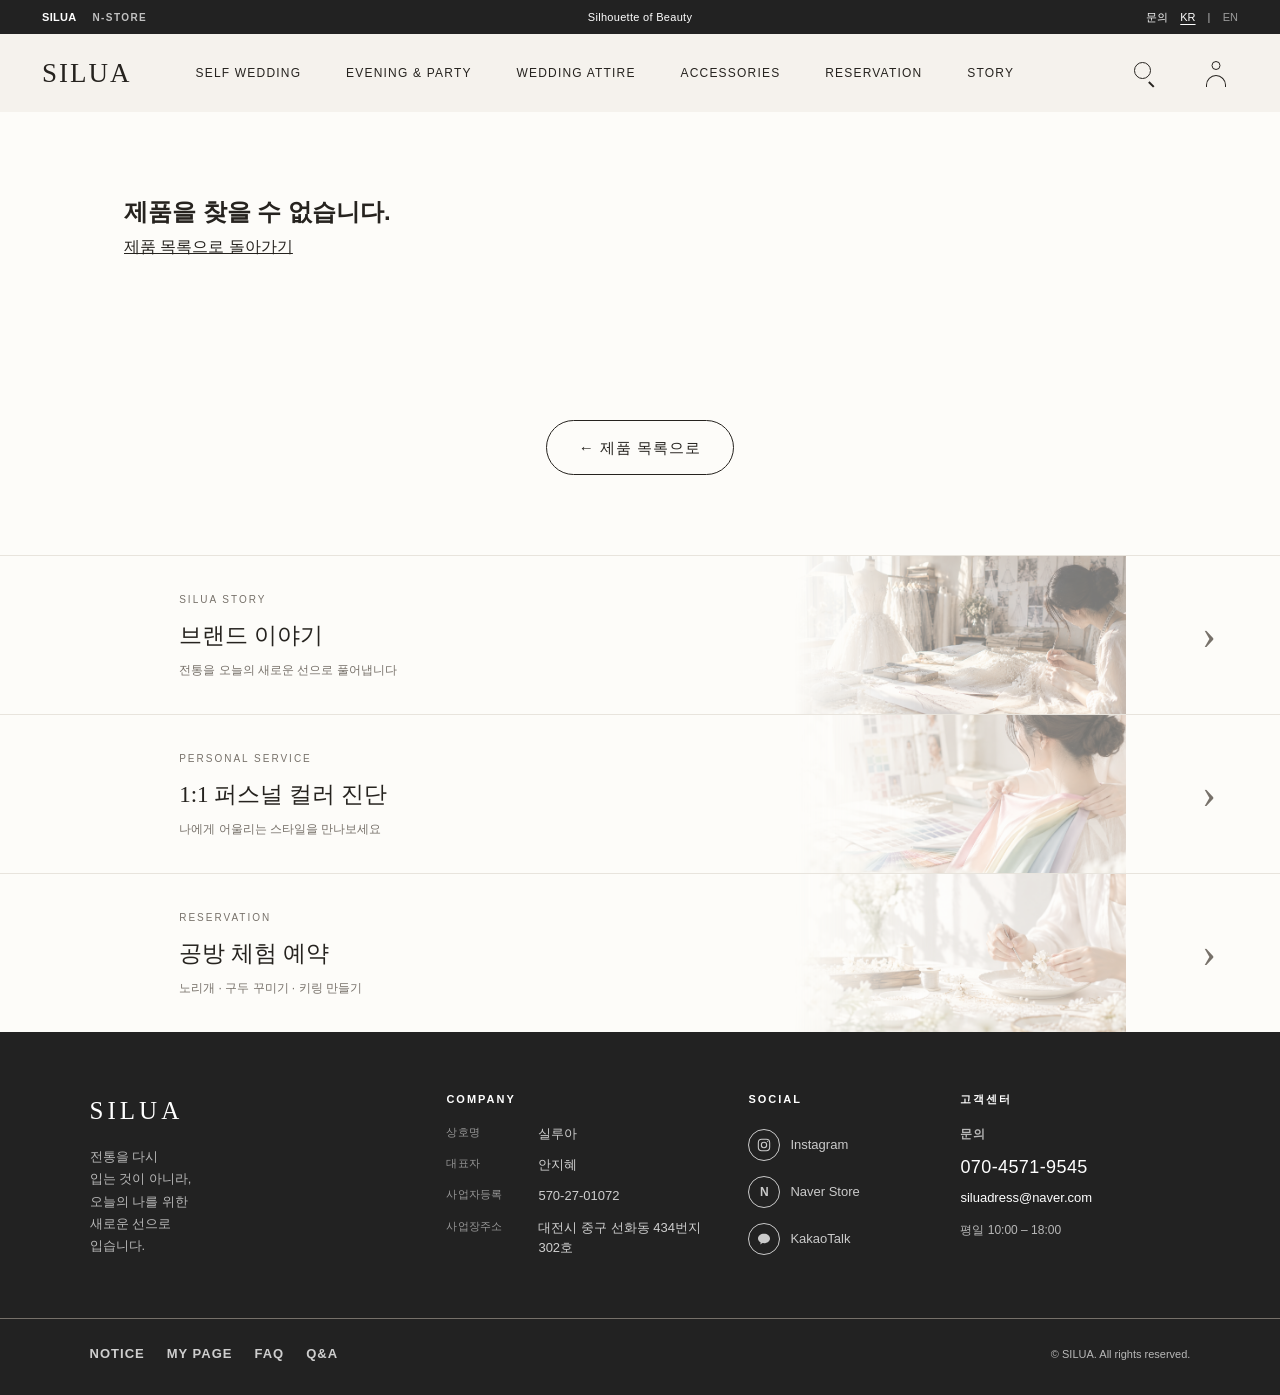
<file: product.html>
<!DOCTYPE html>
<html lang="ko">
<head>
  <meta charset="UTF-8" />
  <meta name="viewport" content="width=device-width, initial-scale=1.0" />
  <title>제품 상세 — SILUA</title>
  <meta name="description" content="제품 상세 정보" />
  <link rel="icon" href="images/favicon.png" />
  <link rel="stylesheet" href="style.css?v=20260918-collection-hero-27" />
  <link rel="stylesheet" href="rich-content.css?v=20260826-rich-editor-1" />
</head>
<body>

  <header class="site-header">
    <div class="top-header"><div class="brand-links"><span>SILUA</span><a href="https://smartstore.naver.com/silua" target="_blank" rel="noopener noreferrer" aria-label="SILUA 네이버 스마트스토어 새 창 열기">N-STORE</a></div><p class="top-notice">Silhouette of Beauty</p><div class="top-links"><a href="contact.html">NOTICE</a><button class="language-button" type="button" data-language="ko" aria-pressed="true">KR</button><span aria-hidden="true">|</span><button class="language-button" type="button" data-language="en" aria-pressed="false">EN</button></div></div>
    <nav class="gnb" aria-label="주요 메뉴"><button class="logo logo-menu-button" type="button" aria-label="주요 메뉴 열기" aria-controls="primary-menu" aria-expanded="false">SILUA</button><ul class="gnb-menu" id="primary-menu"><li class="gnb-category"><a href="products.html">SELF WEDDING</a><ul class="gnb-submenu"><li><a href="products.html?mode=rental">대여</a></li><li><a href="products.html">맞춤제작</a></li></ul></li><li class="gnb-category"><a href="products.html">EVENING &amp; PARTY</a><ul class="gnb-submenu"><li><a href="products.html?mode=rental">대여</a></li><li><a href="products.html">맞춤제작</a></li></ul></li><li class="gnb-category"><a href="products.html">WEDDING ATTIRE</a><ul class="gnb-submenu"><li><a href="products.html">원피스</a></li><li><a href="products.html">투피스</a></li><li><a href="products.html">수트</a></li></ul></li><li class="gnb-category"><a href="products.html">ACCESSORIES</a><ul class="gnb-submenu"><li><a href="products.html">구두</a></li><li><a href="products.html">잡화</a></li></ul></li><li class="gnb-category reservation-menu"><a href="contact.html">RESERVATION</a><ul class="gnb-submenu reservation-submenu"><li class="gnb-submenu-section">공방 체험</li><li class="gnb-submenu-detail"><a href="contact.html">노리개 만들기</a></li><li class="gnb-submenu-detail"><a href="contact.html">구두 꾸미기</a></li><li class="gnb-submenu-detail"><a href="contact.html">키링 만들기</a></li><li class="gnb-submenu-section">1:1 퍼스널 진단</li><li class="gnb-submenu-detail"><a href="reservation.html#personal-color">퍼스널컬러</a></li><li class="gnb-submenu-detail"><a href="reservation.html#body-shape">체형진단</a></li></ul></li><li><a href="about.html">STORY</a></li></ul><div class="gnb-icons"><button class="icon-button menu-button" type="button" aria-label="메뉴 열기" aria-controls="primary-menu" aria-expanded="false"><span></span><span></span><span></span></button><a class="icon-button user-button" href="admin.html" aria-label="관리자 로그인"><span class="user-head"></span><span class="user-body"></span></a><a class="icon-button search-button" href="products.html" aria-label="제품 검색"><span></span></a></div></nav>
  </header>

  <!-- 브랜드 담당자가 만든 제품 정보와 상세 내용이 자동으로 채워집니다. -->
  <main id="product-detail" aria-live="polite">
    <section class="section"><p>제품 정보를 불러오는 중…</p></section>
  </main>

  <dialog id="purchaseDialog" class="purchase-dialog" aria-labelledby="purchaseDialogTitle">
    <section class="purchase-dialog-card">
      <header class="purchase-dialog-header">
        <div>
          <p class="purchase-dialog-eyebrow">PURCHASE</p>
          <h2 id="purchaseDialogTitle">구매 안내</h2>
        </div>
        <form method="dialog">
          <button class="purchase-dialog-close" type="submit" aria-label="구매 안내 닫기">×</button>
        </form>
      </header>
      <p id="purchaseDialogProduct" class="purchase-dialog-product"></p>
      <div id="purchaseDialogContent" class="purchase-dialog-content"></div>
      <form class="purchase-dialog-actions" method="dialog">
        <button class="btn" type="submit">확인</button>
      </form>
    </section>
  </dialog>

  <!-- 대여 메뉴로 들어온 상품에서만 열리는 기간 선택 달력입니다. -->
  <dialog id="rentalCalendarDialog" class="rental-calendar-dialog" aria-labelledby="rentalCalendarMonth">
    <section class="rental-calendar-card">
      <span class="rental-calendar-handle" aria-hidden="true"></span>
      <form class="rental-calendar-close-form" method="dialog">
        <button class="rental-calendar-close" type="submit" aria-label="달력 닫기">×</button>
      </form>
      <header class="rental-calendar-header">
        <button class="rental-calendar-nav" id="rentalPreviousMonth" type="button" aria-label="이전 달">‹</button>
        <h2 id="rentalCalendarMonth"></h2>
        <button class="rental-calendar-nav" id="rentalNextMonth" type="button" aria-label="다음 달">›</button>
      </header>
      <div class="rental-calendar-weekdays" id="rentalCalendarWeekdays" aria-hidden="true"></div>
      <div class="rental-calendar-days" id="rentalCalendarDays" role="grid"></div>
      <p class="rental-calendar-hint" id="rentalCalendarHint">대여 시작일과 종료일을 선택해주세요.</p>
      <button class="rental-calendar-confirm" id="rentalCalendarConfirm" type="button" disabled>대여 기간 선택</button>
    </section>
  </dialog>

  <section class="section product-back">
    <a href="products.html" class="btn ghost">← 제품 목록으로</a>
  </section>

  <footer class="footer" id="site-footer">
    <nav class="footer-banners" aria-label="빠른 안내"><a class="footer-banner" href="about.html"><span class="footer-banner-label">SILUA STORY</span><strong>브랜드 이야기</strong><span class="footer-banner-copy">전통을 오늘의 새로운 선으로 풀어냅니다</span></a><a class="footer-banner" href="contact.html"><span class="footer-banner-label">PERSONAL SERVICE</span><strong>1:1 퍼스널진단</strong><span class="footer-banner-copy">나에게 어울리는 스타일을 만나보세요</span></a><a class="footer-banner" href="contact.html"><span class="footer-banner-label">RESERVATION</span><strong>공방 체험 예약</strong><span class="footer-banner-copy">노리개 · 구두 꾸미기 · 키링 만들기</span></a></nav>
    <div class="footer-main">
      <div class="footer-brand">
        <p class="logo">SILUA</p>
        <p class="footer-tagline">전통을 다시 입는 것이 아니라, 오늘의 나를 위한 새로운 선으로 입는다.</p>
        <div class="footer-socials">
          <a href="https://www.instagram.com/siluadress_official/" target="_blank" rel="noopener noreferrer" aria-label="SILUA Instagram"><span class="footer-social-icon" aria-hidden="true">IG</span><span>@siluadress_official</span></a>
          <a href="contact.html" aria-label="SILUA KakaoTalk"><span class="footer-social-icon" aria-hidden="true">K</span><span>KakaoTalk</span></a>
        </div>
      </div>
      <div class="footer-customer">
        <h2>고객센터</h2>
        <p class="footer-customer-title">문의</p><a class="footer-phone" href="tel:07045719545">070-4571-9545</a>
        <a class="footer-email" href="mailto:siluadress@naver.com">siluadress@naver.com</a>
        <p class="footer-hours">평일 10:00 – 18:00</p>
      </div>
      <div class="footer-company">
        <h2>COMPANY</h2>
        <p class="biz">상호명: 실루아 · 대표자: 안지혜<br />사업자등록: 570-27-01072 · 사업장주소: 대전시 중구 선화동 434번지 302호</p>
      </div>
    </div>
    <div class="footer-bottom"><p>© SILUA. All rights reserved.</p></div>
  </footer>

  <script src="script.js?v=20260918-collection-images-18"></script>
  <script src="catalog.js?v=20260826-rich-editor-1"></script>
  <script>
    const productQuery = new URLSearchParams(location.search);
    const productId = productQuery.get("id");
    const isRentalMode = productQuery.get("mode") === "rental";
    const isPurchaseOnly = productQuery.get("mode") === "purchase";

    function imageMarkup(source, alt, className, eager) {
      const safeSource = ProductCatalog.safeImageUrl(source);
      if (!safeSource) return "";
      return '<img class="' + className + '" src="' + ProductCatalog.escapeHtml(safeSource) +
        '" alt="' + ProductCatalog.escapeHtml(alt || "") + '" loading="' + (eager ? "eager" : "lazy") +
        '" onerror="this.parentElement.classList.add(\'product-image-placeholder\');this.remove()" />';
    }

    function renderHeroGallery(product) {
      const esc = ProductCatalog.escapeHtml;
      const images = (Array.isArray(product.images) ? product.images : [])
        .map((source) => ProductCatalog.safeImageUrl(source))
        .filter(Boolean);

      if (!images.length) {
        return '<div class="product-hero-image product-image-placeholder"></div>';
      }

      const slides = images.map((source, index) =>
        '<figure class="product-hero-image" data-carousel-slide role="group" aria-roledescription="슬라이드" ' +
          'aria-label="' + (index + 1) + ' / ' + images.length + '" aria-hidden="' + (index === 0 ? "false" : "true") + '">' +
          imageMarkup(source, product.name + " 이미지 " + (index + 1), "", index === 0) +
        "</figure>"
      ).join("");

      const controls = images.length > 1
        ? '<button class="product-carousel-button previous" type="button" data-carousel-previous aria-label="이전 이미지">←</button>' +
          '<button class="product-carousel-button next" type="button" data-carousel-next aria-label="다음 이미지">→</button>' +
          '<div class="product-carousel-footer">' +
            '<p class="product-carousel-count" aria-live="polite"><strong data-carousel-current>1</strong> / ' + images.length + "</p>" +
            '<div class="product-carousel-dots" aria-label="대표 이미지 선택">' +
              images.map((_, index) =>
                '<button class="product-carousel-dot" type="button" data-carousel-index="' + index + '" ' +
                  'aria-label="' + (index + 1) + '번째 이미지 보기" aria-current="' + (index === 0 ? "true" : "false") + '"></button>'
              ).join("") +
            "</div>" +
          "</div>"
        : "";

      return '<div class="product-hero-carousel' + (images.length > 1 ? " has-multiple" : "") + '" ' +
        'data-product-carousel aria-roledescription="캐러셀" aria-label="' + esc(product.name) + ' 대표 이미지">' +
          '<div class="product-carousel-viewport"><div class="product-carousel-track">' + slides + "</div></div>" +
          controls +
        "</div>";
    }

    function setupProductCarousels() {
      document.querySelectorAll("[data-product-carousel]").forEach((carousel) => {
        const track = carousel.querySelector(".product-carousel-track");
        const viewport = carousel.querySelector(".product-carousel-viewport");
        const slides = Array.from(carousel.querySelectorAll("[data-carousel-slide]"));
        const dots = Array.from(carousel.querySelectorAll("[data-carousel-index]"));
        const currentLabel = carousel.querySelector("[data-carousel-current]");
        if (!track || !viewport || slides.length < 2) return;

        let current = 0;
        let touchStartX = 0;
        let touchStartY = 0;

        function showSlide(nextIndex) {
          current = (nextIndex + slides.length) % slides.length;
          track.style.transform = "translate3d(-" + (current * 100) + "%, 0, 0)";
          slides.forEach((slide, index) => slide.setAttribute("aria-hidden", String(index !== current)));
          dots.forEach((dot, index) => dot.setAttribute("aria-current", String(index === current)));
          if (currentLabel) currentLabel.textContent = String(current + 1);
        }

        carousel.querySelector("[data-carousel-previous]").addEventListener("click", () => showSlide(current - 1));
        carousel.querySelector("[data-carousel-next]").addEventListener("click", () => showSlide(current + 1));
        dots.forEach((dot) => dot.addEventListener("click", () => showSlide(Number(dot.dataset.carouselIndex))));

        carousel.addEventListener("keydown", (event) => {
          if (event.key === "ArrowLeft") showSlide(current - 1);
          else if (event.key === "ArrowRight") showSlide(current + 1);
          else if (event.key === "Home") showSlide(0);
          else if (event.key === "End") showSlide(slides.length - 1);
          else return;
          event.preventDefault();
        });

        viewport.addEventListener("touchstart", (event) => {
          const touch = event.changedTouches[0];
          touchStartX = touch.clientX;
          touchStartY = touch.clientY;
        }, { passive: true });

        viewport.addEventListener("touchend", (event) => {
          const touch = event.changedTouches[0];
          const distanceX = touch.clientX - touchStartX;
          const distanceY = touch.clientY - touchStartY;
          if (Math.abs(distanceX) < 45 || Math.abs(distanceX) <= Math.abs(distanceY)) return;
          showSlide(current + (distanceX < 0 ? 1 : -1));
        }, { passive: true });
      });
    }

    function setupPurchaseDialog(product) {
      const trigger = document.querySelector("[data-purchase-dialog]");
      const dialog = document.getElementById("purchaseDialog");
      if (!trigger || !dialog) return;

      trigger.addEventListener("click", () => {
        const english = document.documentElement.lang === "en";
        dialog.querySelector(".purchase-dialog-eyebrow").textContent = "PURCHASE";
        document.getElementById("purchaseDialogTitle").textContent = english ? "Purchase information" : "구매 안내";
        document.getElementById("purchaseDialogProduct").textContent = product.name || "";
        document.getElementById("purchaseDialogContent").textContent = String(product.buyNotice || "").trim() ||
          (english ? "Online purchase information has not been registered yet. Please contact customer service." : "온라인 구매 정보가 아직 등록되지 않았습니다. 구매는 고객센터로 문의해주세요.");
        const action = dialog.querySelector(".purchase-dialog-actions .btn");
        action.type = "submit";
        action.textContent = english ? "OK" : "확인";
        action.onclick = null;
        dialog.showModal();
      });
      dialog.addEventListener("click", (event) => {
        if (event.target === dialog) dialog.close();
      });
    }

    function setupRentalCalendar(product) {
      const trigger = document.querySelector("[data-rental-calendar]");
      const dialog = document.getElementById("rentalCalendarDialog");
      if (isPurchaseOnly || !trigger || !dialog) return;

      const monthLabel = document.getElementById("rentalCalendarMonth");
      const weekdays = document.getElementById("rentalCalendarWeekdays");
      const days = document.getElementById("rentalCalendarDays");
      const hint = document.getElementById("rentalCalendarHint");
      const confirm = document.getElementById("rentalCalendarConfirm");
      const previous = document.getElementById("rentalPreviousMonth");
      const next = document.getElementById("rentalNextMonth");
      const close = dialog.querySelector(".rental-calendar-close");
      const checkoutDialog = document.getElementById("purchaseDialog");
      const checkoutEyebrow = checkoutDialog && checkoutDialog.querySelector(".purchase-dialog-eyebrow");
      const checkoutTitle = document.getElementById("purchaseDialogTitle");
      const checkoutProduct = document.getElementById("purchaseDialogProduct");
      const checkoutContent = document.getElementById("purchaseDialogContent");
      const checkoutAction = checkoutDialog && checkoutDialog.querySelector(".purchase-dialog-actions .btn");
      const checkoutClose = checkoutDialog && checkoutDialog.querySelector(".purchase-dialog-close");
      const safeBuyLink = ProductCatalog.safeExternalUrl(product.buyLink);
      const today = new Date();
      today.setHours(0, 0, 0, 0);
      let visibleMonth = new Date(today.getFullYear(), today.getMonth(), 1);
      let selectedStart = null;
      let selectedEnd = null;

      const isEnglish = () => document.documentElement.lang === "en";
      const dateKey = (date) => [
        date.getFullYear(),
        String(date.getMonth() + 1).padStart(2, "0"),
        String(date.getDate()).padStart(2, "0")
      ].join("-");
      const dateFromKey = (key) => {
        const [year, month, day] = key.split("-").map(Number);
        return new Date(year, month - 1, day);
      };
      const formatDate = (date) => isEnglish()
        ? new Intl.DateTimeFormat("en", { month: "short", day: "numeric" }).format(date)
        : `${String(date.getMonth() + 1).padStart(2, "0")}월 ${String(date.getDate()).padStart(2, "0")}일`;

      // 날짜를 확정하면 결제 링크 또는 결제 문의 안내를 두 번째 단계로 보여줍니다.
      function openRentalCheckout() {
        if (!checkoutDialog || !selectedStart || !selectedEnd) return;
        const english = isEnglish();
        const range = `${formatDate(selectedStart)} – ${formatDate(selectedEnd)}`;
        const price = String(product.price || "").trim();
        const notice = String(product.buyNotice || "").trim();
        const fallback = english
          ? "An online payment link has not been registered yet. Please contact customer service to complete your rental."
          : "온라인 결제 링크가 아직 등록되지 않았습니다. 대여 결제는 고객센터로 문의해주세요.";

        checkoutEyebrow.textContent = "RENTAL CHECKOUT";
        checkoutTitle.textContent = english ? "Rental checkout" : "대여 결제 안내";
        checkoutProduct.textContent = product.name || "";
        checkoutContent.textContent = [
          `${english ? "Rental period" : "대여 기간"}  ${range}`,
          `${english ? "Price" : "상품 금액"}  ${price || (english ? "Please inquire" : "가격 문의")}`,
          notice || fallback
        ].join("\n\n");
        checkoutAction.textContent = safeBuyLink
          ? (english ? "GO TO PAYMENT" : "결제 페이지로 이동")
          : (english ? "OK" : "확인");
        checkoutClose.setAttribute("aria-label", english ? "Close rental checkout" : "대여 결제 안내 닫기");
        checkoutAction.type = safeBuyLink ? "button" : "submit";
        checkoutAction.onclick = safeBuyLink ? () => {
          window.open(safeBuyLink, "_blank", "noopener,noreferrer");
          checkoutDialog.close();
        } : null;
        checkoutDialog.showModal();
      }

      function renderCalendar() {
        const english = isEnglish();
        const year = visibleMonth.getFullYear();
        const month = visibleMonth.getMonth();
        const firstWeekday = new Date(year, month, 1).getDay();
        const monthDays = new Date(year, month + 1, 0).getDate();
        const cellCount = Math.ceil((firstWeekday + monthDays) / 7) * 7;
        const weekdayLabels = english
          ? ["SUN", "MON", "TUE", "WED", "THU", "FRI", "SAT"]
          : ["일", "월", "화", "수", "목", "금", "토"];

        monthLabel.textContent = english
          ? new Intl.DateTimeFormat("en", { month: "long", year: "numeric" }).format(visibleMonth).toUpperCase()
          : `${year}년 ${month + 1}월`;
        weekdays.innerHTML = weekdayLabels.map((label) => `<span>${label}</span>`).join("");

        days.innerHTML = Array.from({ length: cellCount }, (_, index) => {
          const date = new Date(year, month, index - firstWeekday + 1);
          const time = date.getTime();
          const outside = date.getMonth() !== month;
          const unavailable = outside || time < today.getTime();
          const start = selectedStart && time === selectedStart.getTime();
          const end = selectedEnd && time === selectedEnd.getTime();
          const inRange = selectedStart && selectedEnd && time > selectedStart.getTime() && time < selectedEnd.getTime();
          const classes = [
            "rental-calendar-day",
            outside ? "is-outside" : "",
            unavailable && !outside ? "is-past" : "",
            start ? "is-start" : "",
            end ? "is-end" : "",
            inRange ? "is-in-range" : ""
          ].filter(Boolean).join(" ");
          const selected = start || end;
          const label = english
            ? new Intl.DateTimeFormat("en", { month: "long", day: "numeric" }).format(date)
            : `${month + 1}월 ${date.getDate()}일`;
          return `<button class="${classes}" type="button" role="gridcell" data-date="${dateKey(date)}" ` +
            `aria-label="${label}" aria-selected="${selected}"${unavailable ? " disabled" : ""}>${date.getDate()}</button>`;
        }).join("");

        if (!selectedStart) {
          hint.textContent = english ? "Select the rental start and end dates." : "대여 시작일과 종료일을 선택해주세요.";
          confirm.textContent = english ? "SELECT RENTAL PERIOD" : "대여 기간 선택";
          confirm.disabled = true;
        } else if (!selectedEnd) {
          hint.textContent = english
            ? `Select an end date after ${formatDate(selectedStart)}.`
            : `${formatDate(selectedStart)} 이후 종료일을 선택해주세요.`;
          confirm.textContent = english ? "SELECT END DATE" : "종료일 선택";
          confirm.disabled = true;
        } else {
          const range = `${formatDate(selectedStart)}~${formatDate(selectedEnd)}`;
          hint.textContent = english ? "Your rental period is ready." : "선택한 대여 기간을 확인해주세요.";
          confirm.textContent = english ? `CONFIRM ${formatDate(selectedStart)} – ${formatDate(selectedEnd)}` : `${range} 선택`;
          confirm.disabled = false;
        }

        previous.setAttribute("aria-label", english ? "Previous month" : "이전 달");
        next.setAttribute("aria-label", english ? "Next month" : "다음 달");
        close.setAttribute("aria-label", english ? "Close calendar" : "달력 닫기");
      }

      days.addEventListener("click", (event) => {
        const button = event.target.closest("[data-date]");
        if (!button || button.disabled) return;
        const selected = dateFromKey(button.dataset.date);
        if (!selectedStart || selectedEnd) {
          selectedStart = selected;
          selectedEnd = null;
        } else if (selected.getTime() < selectedStart.getTime()) {
          selectedStart = selected;
        } else {
          selectedEnd = selected;
        }
        renderCalendar();
      });

      previous.addEventListener("click", () => {
        visibleMonth = new Date(visibleMonth.getFullYear(), visibleMonth.getMonth() - 1, 1);
        renderCalendar();
      });
      next.addEventListener("click", () => {
        visibleMonth = new Date(visibleMonth.getFullYear(), visibleMonth.getMonth() + 1, 1);
        renderCalendar();
      });
      trigger.addEventListener("click", () => {
        const focusDate = selectedStart || today;
        visibleMonth = new Date(focusDate.getFullYear(), focusDate.getMonth(), 1);
        renderCalendar();
        dialog.showModal();
      });
      confirm.addEventListener("click", () => {
        if (!selectedStart || !selectedEnd) return;
        let summary = document.querySelector(".rental-selection-summary");
        if (!summary) {
          summary = document.createElement("p");
          summary.className = "rental-selection-summary";
          trigger.insertAdjacentElement("afterend", summary);
        }
        summary.textContent = isEnglish()
          ? `Selected: ${formatDate(selectedStart)} – ${formatDate(selectedEnd)}`
          : `선택 기간: ${formatDate(selectedStart)}~${formatDate(selectedEnd)}`;
        dialog.close();
        openRentalCheckout();
      });
      dialog.addEventListener("click", (event) => {
        if (event.target === dialog) dialog.close();
      });
      checkoutDialog.addEventListener("click", (event) => {
        if (event.target === checkoutDialog) checkoutDialog.close();
      });
      document.addEventListener("silua:languagechange", () => {
        renderCalendar();
        if (checkoutDialog.open) openRentalCheckout();
      });

      const backLink = document.querySelector(".product-back a");
      if (backLink && isRentalMode) backLink.href = "products.html?mode=rental";
      renderCalendar();
    }

    function renderSection(section, product, index) {
      if (!section || !section.type) return "";
      const esc = ProductCatalog.escapeHtml;
      const rich = ProductCatalog.sanitizeRichText;

      if (section.type === "rich_text") {
        return '<section class="product-block product-rich-text">' + rich(section.body) + "</section>";
      }

      if (section.type === "full_image") {
        const image = imageMarkup(section.image, section.alt || product.name, "", false);
        if (!image) return "";
        const caption = section.caption ? "<figcaption>" + esc(section.caption) + "</figcaption>" : "";
        return '<figure class="product-block product-full-image">' + image + caption + "</figure>";
      }

      if (section.type === "image_text") {
        const image = imageMarkup(section.image, section.heading || product.name, "", false);
        const heading = section.heading ? "<h2>" + esc(section.heading) + "</h2>" : "";
        const reverse = section.imagePosition === "right" ? " reverse" : "";
        return '<section class="product-block product-image-text' + reverse + '">' +
          '<div class="product-block-image">' + image + "</div>" +
          '<div class="product-block-copy">' + heading + rich(section.body) + "</div></section>";
      }

      if (section.type === "gallery") {
        const columns = ["1", "2", "3"].includes(String(section.columns)) ? String(section.columns) : "2";
        const images = (Array.isArray(section.images) ? section.images : [])
          .map((source, imageIndex) => '<figure>' + imageMarkup(source, product.name + " 상세 이미지 " + (imageIndex + 1), "", false) + "</figure>")
          .join("");
        return images ? '<section class="product-block product-gallery columns-' + columns + '">' + images + "</section>" : "";
      }

      if (section.type === "highlight") {
        const heading = section.heading ? "<h2>" + esc(section.heading) + "</h2>" : "";
        return '<aside class="product-block product-highlight">' + heading + rich(section.body) + "</aside>";
      }

      return "";
    }

    // 제품 설명과 고객 리뷰를 한 자리에서 전환해 확인할 수 있게 합니다.
    function setupProductDetailTabs() {
      const tabs = [...document.querySelectorAll("[data-product-detail-tab]")];
      const panels = [...document.querySelectorAll("[data-product-detail-panel]")];
      const selectTab = (name) => {
        tabs.forEach((tab) => {
          const selected = tab.dataset.productDetailTab === name;
          tab.setAttribute("aria-selected", String(selected));
          tab.tabIndex = selected ? 0 : -1;
        });
        panels.forEach((panel) => { panel.hidden = panel.dataset.productDetailPanel !== name; });
      };

      tabs.forEach((tab, index) => {
        tab.addEventListener("click", () => selectTab(tab.dataset.productDetailTab));
        tab.addEventListener("keydown", (event) => {
          if (!['ArrowLeft', 'ArrowRight'].includes(event.key)) return;
          event.preventDefault();
          const direction = event.key === 'ArrowRight' ? 1 : -1;
          const nextTab = tabs[(index + direction + tabs.length) % tabs.length];
          selectTab(nextTab.dataset.productDetailTab);
          nextTab.focus();
        });
      });
      selectTab("description");
    }

    function updateProductDetailCopy() {
      const isEnglish = document.documentElement.lang === "en";
      const copy = isEnglish
        ? { description: "DESCRIPTION", review: "CUSTOMER REVIEWS", reviewTitle: "Customer Reviews", empty: "There are no customer reviews yet." }
        : { description: "제품 설명", review: "고객 리뷰", reviewTitle: "고객 리뷰", empty: "아직 등록된 고객 리뷰가 없습니다." };
      const descriptionTab = document.querySelector('[data-product-detail-tab="description"]');
      const reviewTab = document.querySelector('[data-product-detail-tab="reviews"]');
      if (descriptionTab) descriptionTab.textContent = copy.description;
      if (reviewTab) reviewTab.textContent = copy.review;
      const reviewTitle = document.querySelector(".product-review-empty h2");
      const reviewEmpty = document.querySelector(".product-review-empty > p:last-child");
      if (reviewTitle) reviewTitle.textContent = copy.reviewTitle;
      if (reviewEmpty) reviewEmpty.textContent = copy.empty;
    }

    document.addEventListener("silua:languagechange", updateProductDetailCopy);

    ProductCatalog.loadVisibleProducts()
      .then((products) => {
        const product = products.find((item) => item.id === productId);
        if (!product) throw new Error("제품을 찾을 수 없습니다.");

        document.title = product.name + " — 제품 상세";
        const descriptionMeta = document.querySelector('meta[name="description"]');
        if (descriptionMeta) descriptionMeta.content = product.summary || product.name;

        const esc = ProductCatalog.escapeHtml;
        const gallery = renderHeroGallery(product);

        const tags = (Array.isArray(product.keywords) ? product.keywords : [])
          .map((keyword) => "<span>" + esc(keyword) + "</span>").join("");
        const price = product.price ? '<p class="product-price">' + esc(product.price) + "</p>" : "";
        const buyLink = ProductCatalog.safeExternalUrl(product.buyLink);
        const buyNotice = String(product.buyNotice || "").trim();
        const purchaseButton = buyLink
          ? '<a class="btn product-buy" href="' + esc(buyLink) + '" target="_blank" rel="noopener noreferrer">' +
            esc(product.buyLabel || "구매하기") + " <span aria-hidden=\"true\">↗</span></a>"
          : '<button class="btn product-buy" type="button" data-purchase-dialog aria-haspopup="dialog">' +
            esc(product.buyLabel || "구매하기") + "</button>";
        const rentalButton = '<button class="btn product-buy product-rental" type="button" data-rental-calendar aria-haspopup="dialog">' +
          (document.documentElement.lang === "en" ? "RENT" : "대여하기") + "</button>";
        const actionButtons = isRentalMode
          ? rentalButton
          : isPurchaseOnly
            ? purchaseButton
            : purchaseButton + rentalButton;

        let sections = Array.isArray(product.sections)
          ? product.sections.map((section, index) => renderSection(section, product, index)).join("")
          : "";

        // 예전 products.json의 description도 상세 내용으로 안전하게 표시합니다.
        if (!sections && product.description) {
          const paragraphs = String(product.description).split("\n\n")
            .map((text) => "<p>" + esc(text).replace(/\n/g, "<br />") + "</p>").join("");
          sections = '<section class="product-block product-rich-text">' + paragraphs + "</section>";
        }

        const descriptionPanel = sections
          ? '<div class="product-story">' + sections + '</div>'
          : '<p class="product-description-empty">등록된 제품 설명이 없습니다.</p>';

        document.getElementById("product-detail").innerHTML =
          '<section class="section product-hero">' +
            '<div class="product-hero-gallery">' + gallery + "</div>" +
            '<div class="product-info">' +
              '<p class="k">' + esc(product.label || product.category || "") + "</p>" +
              "<h1>" + esc(product.name) + "</h1>" +
              '<p class="product-summary">' + esc(product.summary || "") + "</p>" +
              price +
              (tags ? '<div class="tags">' + tags + "</div>" : "") +
              '<div class="product-actions">' + actionButtons + "</div>" +
            "</div>" +
          "</section>" +
          '<section class="product-detail-switcher">' +
            '<div class="product-detail-tabs" role="tablist" aria-label="제품 상세 정보">' +
              '<button class="product-detail-tab" id="productDescriptionTab" type="button" role="tab" aria-selected="true" aria-controls="productDescriptionPanel" data-product-detail-tab="description">제품 설명</button>' +
              '<button class="product-detail-tab" id="productReviewsTab" type="button" role="tab" aria-selected="false" aria-controls="productReviewsPanel" data-product-detail-tab="reviews">고객 리뷰</button>' +
            '</div>' +
            '<div class="product-detail-panel" id="productDescriptionPanel" role="tabpanel" aria-labelledby="productDescriptionTab" data-product-detail-panel="description">' + descriptionPanel + '</div>' +
            '<div class="product-detail-panel" id="productReviewsPanel" role="tabpanel" aria-labelledby="productReviewsTab" data-product-detail-panel="reviews" hidden>' +
              '<div class="product-review-empty"><p class="eyebrow">REVIEW</p><h2>고객 리뷰</h2><p>아직 등록된 고객 리뷰가 없습니다.</p></div>' +
            '</div>' +
          '</section>';

        // 마이페이지의 최근 본 상품에는 최대 8개만 이 기기에 기록합니다.
        try {
          const recentKey = "silua-recent-products";
          const saved = JSON.parse(localStorage.getItem(recentKey) || "[]");
          const image = (Array.isArray(product.images) ? product.images : [])
            .map((source) => ProductCatalog.safeImageUrl(source))
            .find(Boolean) || "";
          const recent = [
            { id: product.id, name: product.name, image },
            ...saved.filter((item) => item && item.id !== product.id)
          ].slice(0, 8);
          localStorage.setItem(recentKey, JSON.stringify(recent));
        } catch (_) { /* 저장이 제한된 브라우저에서는 최근 본 상품 기록을 생략합니다. */ }

        setupProductCarousels();
        setupPurchaseDialog(product);
        setupRentalCalendar(product);
        setupProductDetailTabs();
        updateProductDetailCopy();
      })
      .catch(() => {
        document.getElementById("product-detail").innerHTML =
          '<section class="section"><h1>제품을 찾을 수 없습니다.</h1><p><a href="products.html">제품 목록으로 돌아가기</a></p></section>';
      });
  </script>
</body>
</html>
</file>
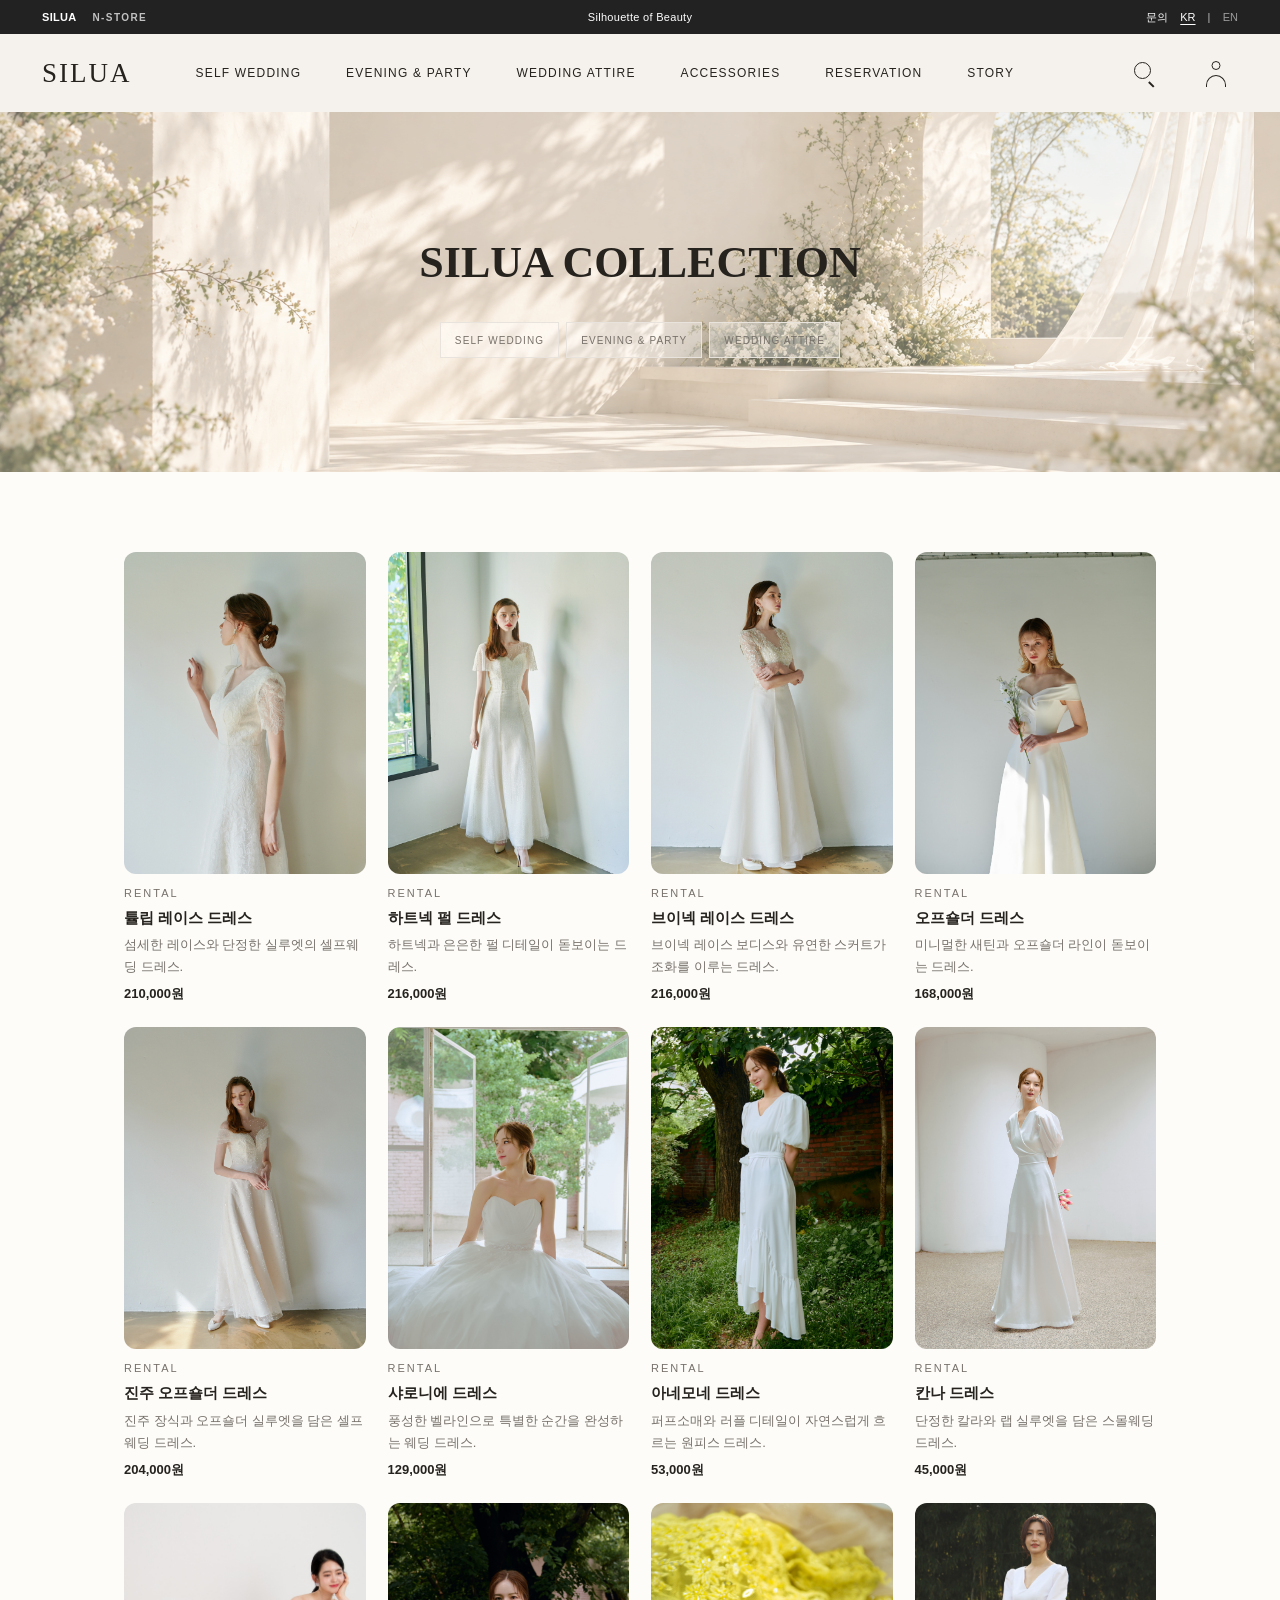
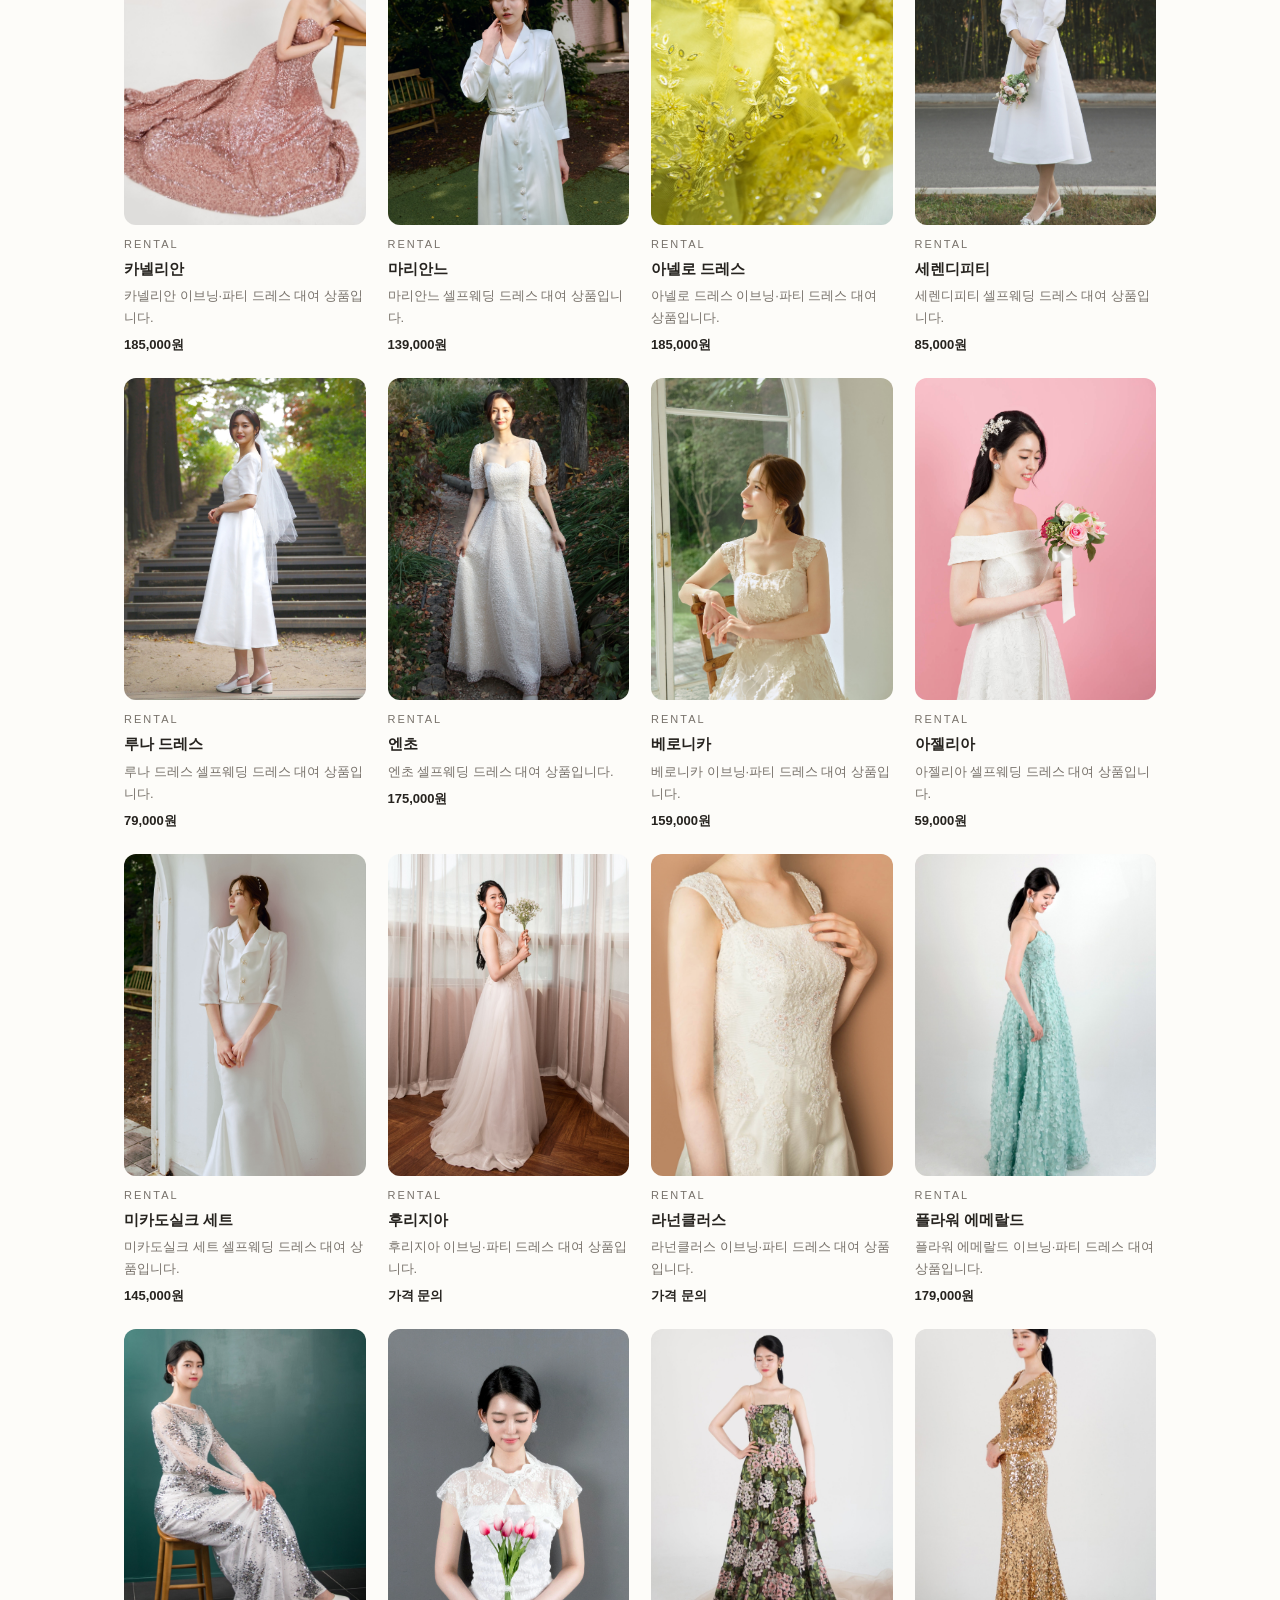
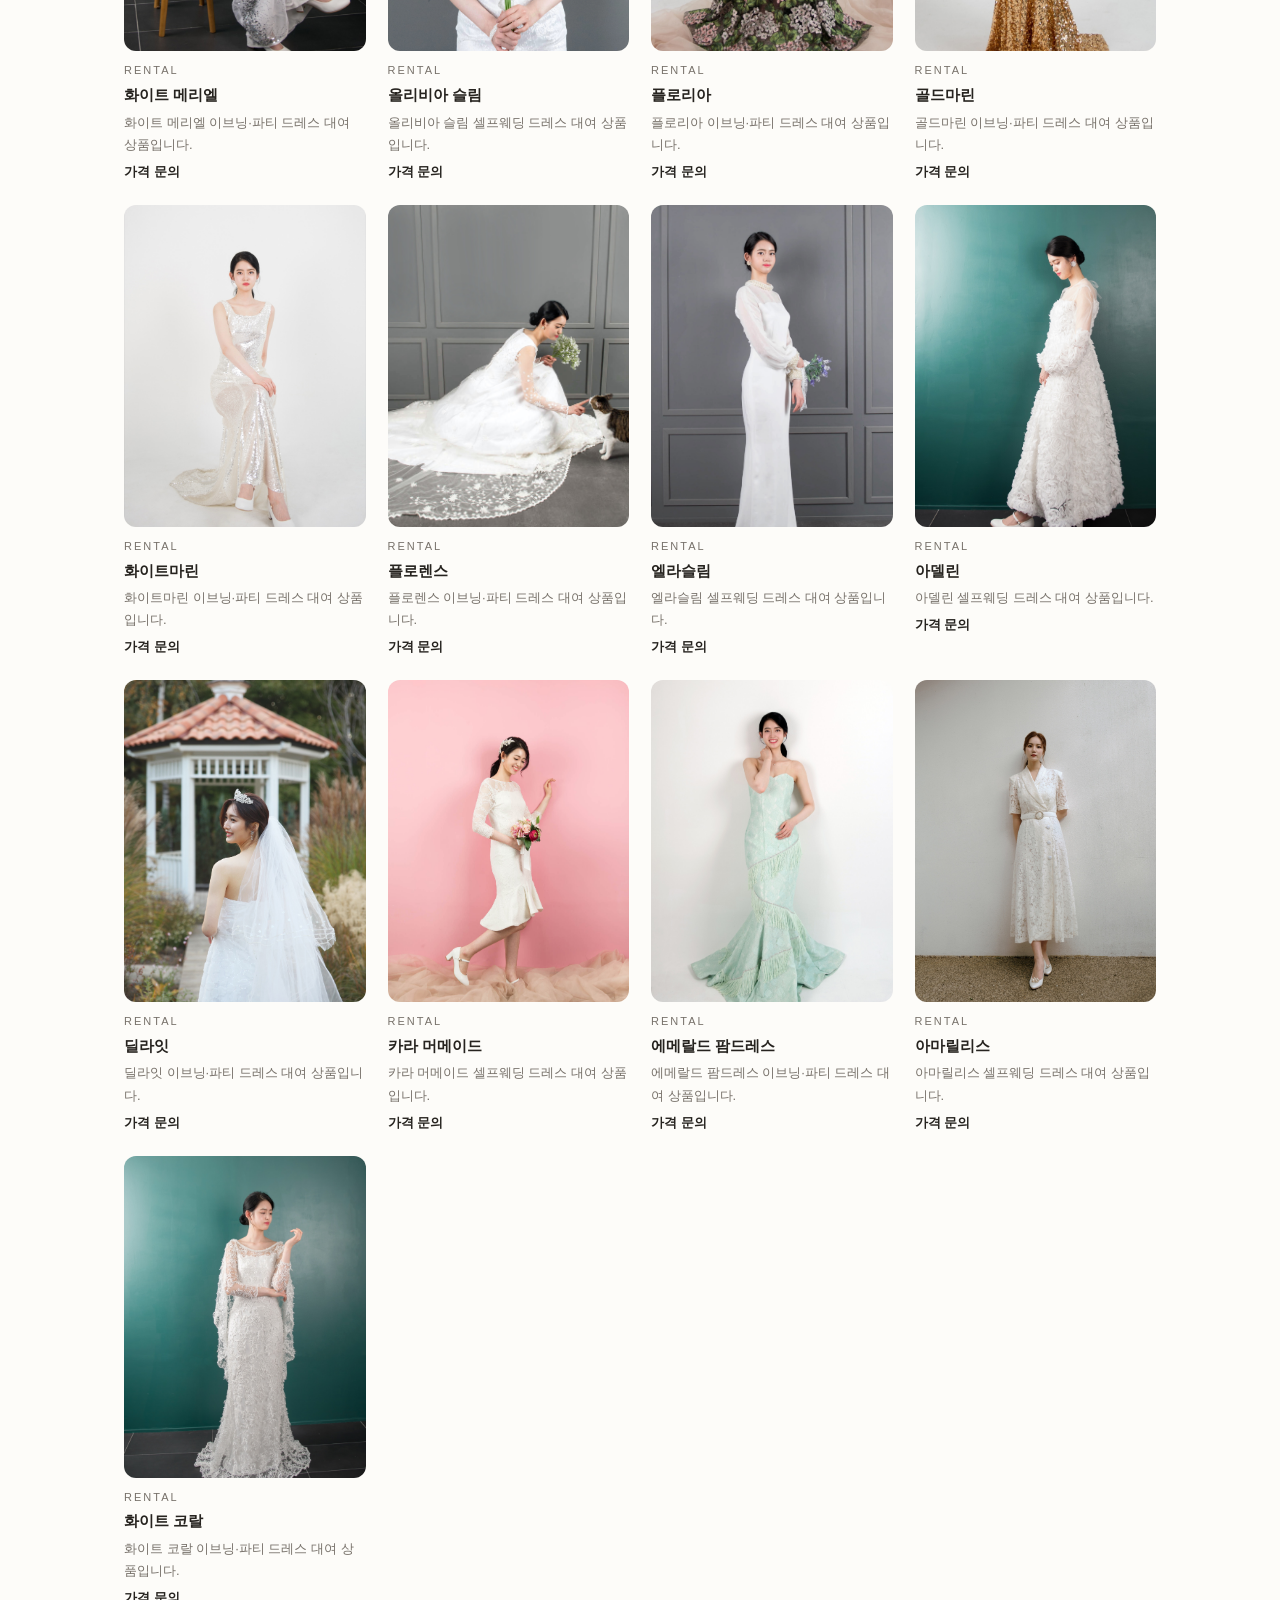
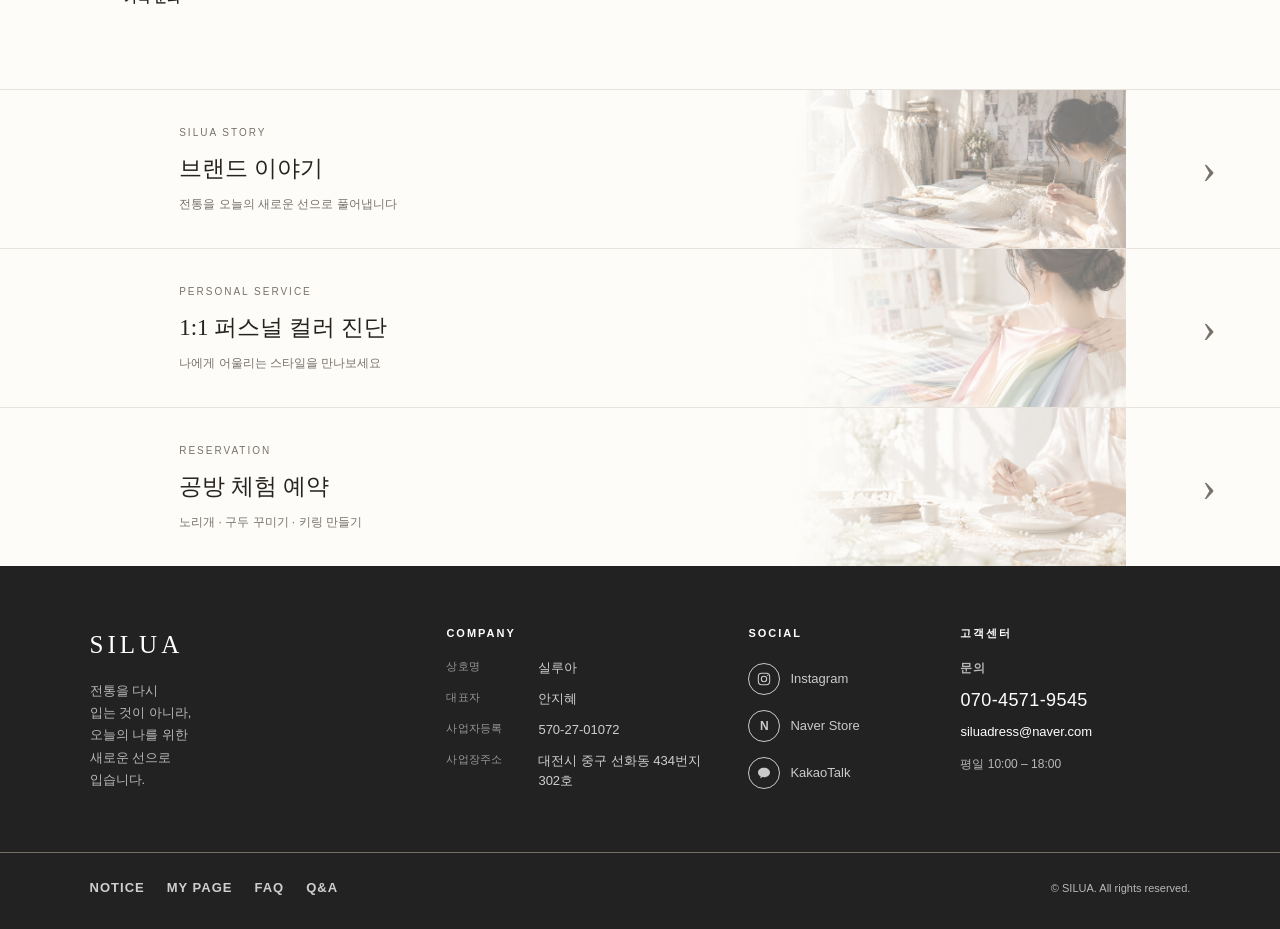
<file: products.html>
<!DOCTYPE html>
<html lang="ko">
<head>
  <meta charset="UTF-8" />
  <meta name="viewport" content="width=device-width, initial-scale=1.0" />
  <title>제품 — SILUA</title>
  <meta name="description" content="브랜드의 제품(컬렉션)을 소개합니다." />
  <link rel="icon" href="images/favicon.png" />
  <link rel="stylesheet" href="style.css?v=20260918-collection-hero-27" />
</head>
<body>

  <header class="site-header">
    <div class="top-header"><div class="brand-links"><span>SILUA</span><a href="https://smartstore.naver.com/silua" target="_blank" rel="noopener noreferrer" aria-label="SILUA 네이버 스마트스토어 새 창 열기">N-STORE</a></div><p class="top-notice">Silhouette of Beauty</p><div class="top-links"><a href="contact.html">NOTICE</a><button class="language-button" type="button" data-language="ko" aria-pressed="true">KR</button><span aria-hidden="true">|</span><button class="language-button" type="button" data-language="en" aria-pressed="false">EN</button></div></div>
    <nav class="gnb" aria-label="주요 메뉴"><button class="logo logo-menu-button" type="button" aria-label="주요 메뉴 열기" aria-controls="primary-menu" aria-expanded="false">SILUA</button><ul class="gnb-menu" id="primary-menu"><li class="gnb-category"><a href="products.html">SELF WEDDING</a><ul class="gnb-submenu"><li><a href="products.html?mode=rental">대여</a></li><li><a href="products.html">맞춤제작</a></li></ul></li><li class="gnb-category"><a href="products.html">EVENING &amp; PARTY</a><ul class="gnb-submenu"><li><a href="products.html?mode=rental">대여</a></li><li><a href="products.html">맞춤제작</a></li></ul></li><li class="gnb-category"><a href="products.html">WEDDING ATTIRE</a><ul class="gnb-submenu"><li><a href="products.html">원피스</a></li><li><a href="products.html">투피스</a></li><li><a href="products.html">수트</a></li></ul></li><li class="gnb-category"><a href="products.html">ACCESSORIES</a><ul class="gnb-submenu"><li><a href="products.html">구두</a></li><li><a href="products.html">잡화</a></li></ul></li><li class="gnb-category reservation-menu"><a href="contact.html">RESERVATION</a><ul class="gnb-submenu reservation-submenu"><li class="gnb-submenu-section">공방 체험</li><li class="gnb-submenu-detail"><a href="contact.html">노리개 만들기</a></li><li class="gnb-submenu-detail"><a href="contact.html">구두 꾸미기</a></li><li class="gnb-submenu-detail"><a href="contact.html">키링 만들기</a></li><li class="gnb-submenu-section">1:1 퍼스널 진단</li><li class="gnb-submenu-detail"><a href="reservation.html#personal-color">퍼스널컬러</a></li><li class="gnb-submenu-detail"><a href="reservation.html#body-shape">체형진단</a></li></ul></li><li><a href="about.html">STORY</a></li></ul><div class="gnb-icons"><button class="icon-button menu-button" type="button" aria-label="메뉴 열기" aria-controls="primary-menu" aria-expanded="false"><span></span><span></span><span></span></button><a class="icon-button user-button" href="admin.html" aria-label="관리자 로그인"><span class="user-head"></span><span class="user-body"></span></a><a class="icon-button search-button" href="products.html" aria-label="제품 검색"><span></span></a></div></nav>
  </header>

  <!-- [작성서 05: 취급 품목] -->
  <section class="page-head collection-landing-head">
    <h1>SILUA COLLECTION</h1>
    <div class="collection-keywords" aria-label="SILUA 컬렉션 키워드">
      <span>SELF WEDDING</span>
      <span>EVENING &amp; PARTY</span>
      <span>WEDDING ATTIRE</span>
    </div>
    <p class="category-description" hidden></p>
  </section>

  <!-- ===== 제품 목록 =====
       ★ 제품은 여기 HTML이 아니라 products.json 파일에서 관리합니다.
       products.json에 제품을 추가하면 이 목록과 상세 페이지에 자동으로 나타납니다. -->
  <section class="section product-grid-section">
    <div class="grid" id="product-list">
      <!-- products.json 내용이 자동으로 채워집니다 -->
    </div>
  </section>

  <footer class="footer" id="site-footer">
    <nav class="footer-banners" aria-label="빠른 안내"><a class="footer-banner" href="about.html"><span class="footer-banner-label">SILUA STORY</span><strong>브랜드 이야기</strong><span class="footer-banner-copy">전통을 오늘의 새로운 선으로 풀어냅니다</span></a><a class="footer-banner" href="contact.html"><span class="footer-banner-label">PERSONAL SERVICE</span><strong>1:1 퍼스널진단</strong><span class="footer-banner-copy">나에게 어울리는 스타일을 만나보세요</span></a><a class="footer-banner" href="contact.html"><span class="footer-banner-label">RESERVATION</span><strong>공방 체험 예약</strong><span class="footer-banner-copy">노리개 · 구두 꾸미기 · 키링 만들기</span></a></nav>
    <div class="footer-main">
      <div class="footer-brand">
        <p class="logo">SILUA</p>
        <p class="footer-tagline">전통을 다시 입는 것이 아니라, 오늘의 나를 위한 새로운 선으로 입는다.</p>
        <div class="footer-socials">
          <a href="https://www.instagram.com/siluadress_official/" target="_blank" rel="noopener noreferrer" aria-label="SILUA Instagram"><span class="footer-social-icon" aria-hidden="true">IG</span><span>@siluadress_official</span></a>
          <a href="contact.html" aria-label="SILUA KakaoTalk"><span class="footer-social-icon" aria-hidden="true">K</span><span>KakaoTalk</span></a>
        </div>
      </div>
      <div class="footer-customer">
        <h2>고객센터</h2>
        <p class="footer-customer-title">문의</p><a class="footer-phone" href="tel:07045719545">070-4571-9545</a>
        <a class="footer-email" href="mailto:siluadress@naver.com">siluadress@naver.com</a>
        <p class="footer-hours">평일 10:00 – 18:00</p>
      </div>
      <div class="footer-company">
        <h2>COMPANY</h2>
        <p class="biz">상호명: 실루아 · 대표자: 안지혜<br />사업자등록: 570-27-01072 · 사업장주소: 대전시 중구 선화동 434번지 302호</p>
      </div>
    </div>
    <div class="footer-bottom"><p>© SILUA. All rights reserved.</p></div>
  </footer>

  <script src="script.js?v=20260918-collection-images-18"></script>
  <script src="catalog.js?v=20260826-rich-editor-1"></script>
  <script>
    const productListParams = new URLSearchParams(location.search);
    const isRentalMode = productListParams.get("mode") === "rental";
    let productCollection = productListParams.get("collection") || "";
    const productService = productListParams.get("service") || "";
    let productType = productListParams.get("type") || "";
    let visibleProducts = [];
    const hasCategoryPageContext = productListParams.has("collection") || productListParams.has("service") || productListParams.has("mode") || productListParams.has("type");

    const collectionLabels = {
      "self-wedding": { ko: "셀프 웨딩", en: "SELF WEDDING" },
      "evening-party": { ko: "이브닝 & 파티", en: "EVENING & PARTY" },
      "wedding-attire": { ko: "웨딩 예복", en: "WEDDING ATTIRE" },
      "snap-wedding": { ko: "스냅 웨딩드레스", en: "WEDDING SNAP DRESS" }
    };
    const detailLabels = {
      rental: { ko: "대여", en: "RENTAL" },
      custom: { ko: "맞춤", en: "MADE TO ORDER" },
      "one-piece": { ko: "원피스", en: "ONE PIECE" },
      "two-piece": { ko: "투피스", en: "TWO PIECE" },
      suit: { ko: "수트", en: "SUIT" }
    };
    const collectionKeywords = {
      "self-wedding": ["self wedding", "self-wedding", "셀프웨딩", "셀프 웨딩", "bridal", "브라이덜"],
      "evening-party": ["evening", "party", "이브닝", "파티"],
      "wedding-attire": ["wedding attire", "웨딩 예복", "예복", "one piece", "one-piece", "two piece", "two-piece", "원피스", "투피스", "suit", "수트", "웨딩 스냅", "셀프웨딩", "셀프 웨딩"],
      "snap-wedding": ["wedding snap", "웨딩 스냅", "스냅 웨딩"]
    };
    const typeKeywords = {
      "one-piece": ["one piece", "one-piece", "원피스"],
      "two-piece": ["two piece", "two-piece", "투피스"],
      suit: ["suit", "수트"]
    };

    const productSearchText = (product) => [
      product.name, product.label, product.category, product.summary,
      ...(Array.isArray(product.keywords) ? product.keywords : [])
    ].join(" ").toLocaleLowerCase();

    function matchesAny(text, words) {
      return !words?.length || words.some((word) => text.includes(word));
    }

    function filterProducts(products) {
      return products.filter((product) => {
        const text = productSearchText(product);
        return matchesAny(text, collectionKeywords[productCollection]) && matchesAny(text, typeKeywords[productType]);
      });
    }

    // 통합 컬렉션과 헤더에서 들어온 카테고리 전용 화면을 서로 다르게 표시합니다.
    function applyProductListContext() {
      const isEnglish = document.documentElement.lang === "en";
      const language = isEnglish ? "en" : "ko";
      const collection = collectionLabels[productCollection]?.[language];
      const detailKey = isRentalMode ? "rental" : (productService || productType);
      const detail = detailLabels[detailKey]?.[language];
      const pageHead = document.querySelector(".page-head");
      const collectionKeywords = document.querySelector(".collection-keywords");
      const categoryDescription = document.querySelector(".category-description");
      if (isRentalMode) document.body.classList.add("rental-mode");
      pageHead.classList.toggle("collection-landing-head", !hasCategoryPageContext);
      pageHead.classList.remove("category-page-head", "category-self-wedding", "category-evening-party", "category-wedding-attire");
      if (hasCategoryPageContext && ["self-wedding", "evening-party", "wedding-attire"].includes(productCollection)) {
        pageHead.classList.add("category-page-head", "category-" + productCollection);
      }
      collectionKeywords.hidden = hasCategoryPageContext;
      categoryDescription.hidden = !hasCategoryPageContext;

      if (hasCategoryPageContext) {
        document.querySelector(".page-head h1").textContent = [collection, detail].filter(Boolean).join(" · ") || "SILUA COLLECTION";
        categoryDescription.textContent = isEnglish
          ? (isRentalMode ? "Select a product, then choose your rental period." : productService === "custom" ? "Explore made-to-order pieces in this collection." : "Explore the collection selected from the SILUA menu.")
          : (isRentalMode ? "상품을 선택한 뒤 대여 기간을 지정할 수 있습니다." : productService === "custom" ? "이 컬렉션의 맞춤제작 제품을 확인해보세요." : "SILUA 메뉴에서 선택한 컬렉션을 확인해보세요.");
      } else {
        document.querySelector(".page-head h1").textContent = "SILUA COLLECTION";
      }
    }

    document.addEventListener("silua:languagechange", () => {
      applyProductListContext();
      renderProductList();
    });
    applyProductListContext();

    // 공개된 제품 데이터의 키워드만 읽어 선택한 품목을 표시합니다.
    function renderProductList() {
      const box = document.getElementById("product-list");
      const filteredProducts = filterProducts(visibleProducts);
      if (!filteredProducts.length) {
        box.innerHTML = '<p class="catalog-empty">이 분류에 등록된 상품이 아직 없습니다.<br />관리자에서 상품의 키워드를 지정하면 자동으로 표시됩니다.</p>';
        return;
      }
      box.innerHTML = filteredProducts
        .map((p) => {
            const image = ProductCatalog.safeImageUrl(p.images && p.images[0]);
            const img = image
              ? '<img src="' + ProductCatalog.escapeHtml(image) + '" alt="' + ProductCatalog.escapeHtml(p.name) + '" onerror="this.remove()" />'
              : "";
            const price = p.price ? '<p class="price">' + ProductCatalog.escapeHtml(p.price) + "</p>" : "";
            const detailMode = isRentalMode ? "rental" : productService === "custom" ? "purchase" : "";
            const modeSuffix = detailMode ? "&amp;mode=" + detailMode : "";
            return (
              '<a class="card" href="product.html?id=' + encodeURIComponent(p.id) + modeSuffix + '">' +
              '<div class="card-img">' + img + "</div>" +
              '<p class="k">' + ProductCatalog.escapeHtml(p.label || p.category || "") + "</p>" +
              "<h3>" + ProductCatalog.escapeHtml(p.name) + "</h3>" +
              "<p>" + ProductCatalog.escapeHtml(p.summary || "") + "</p>" + price +
              "</a>"
            );
        })
        .join("");
    }

    ProductCatalog.loadVisibleProducts()
      .then((products) => {
        visibleProducts = products;
        renderProductList();
      })
      .catch(() => {
        document.getElementById("product-list").innerHTML =
          "<p>제품을 불러오지 못했습니다. 로컬에서는 npx serve 로 미리보기 하세요.</p>";
      });
  </script>
</body>
</html>
</file>
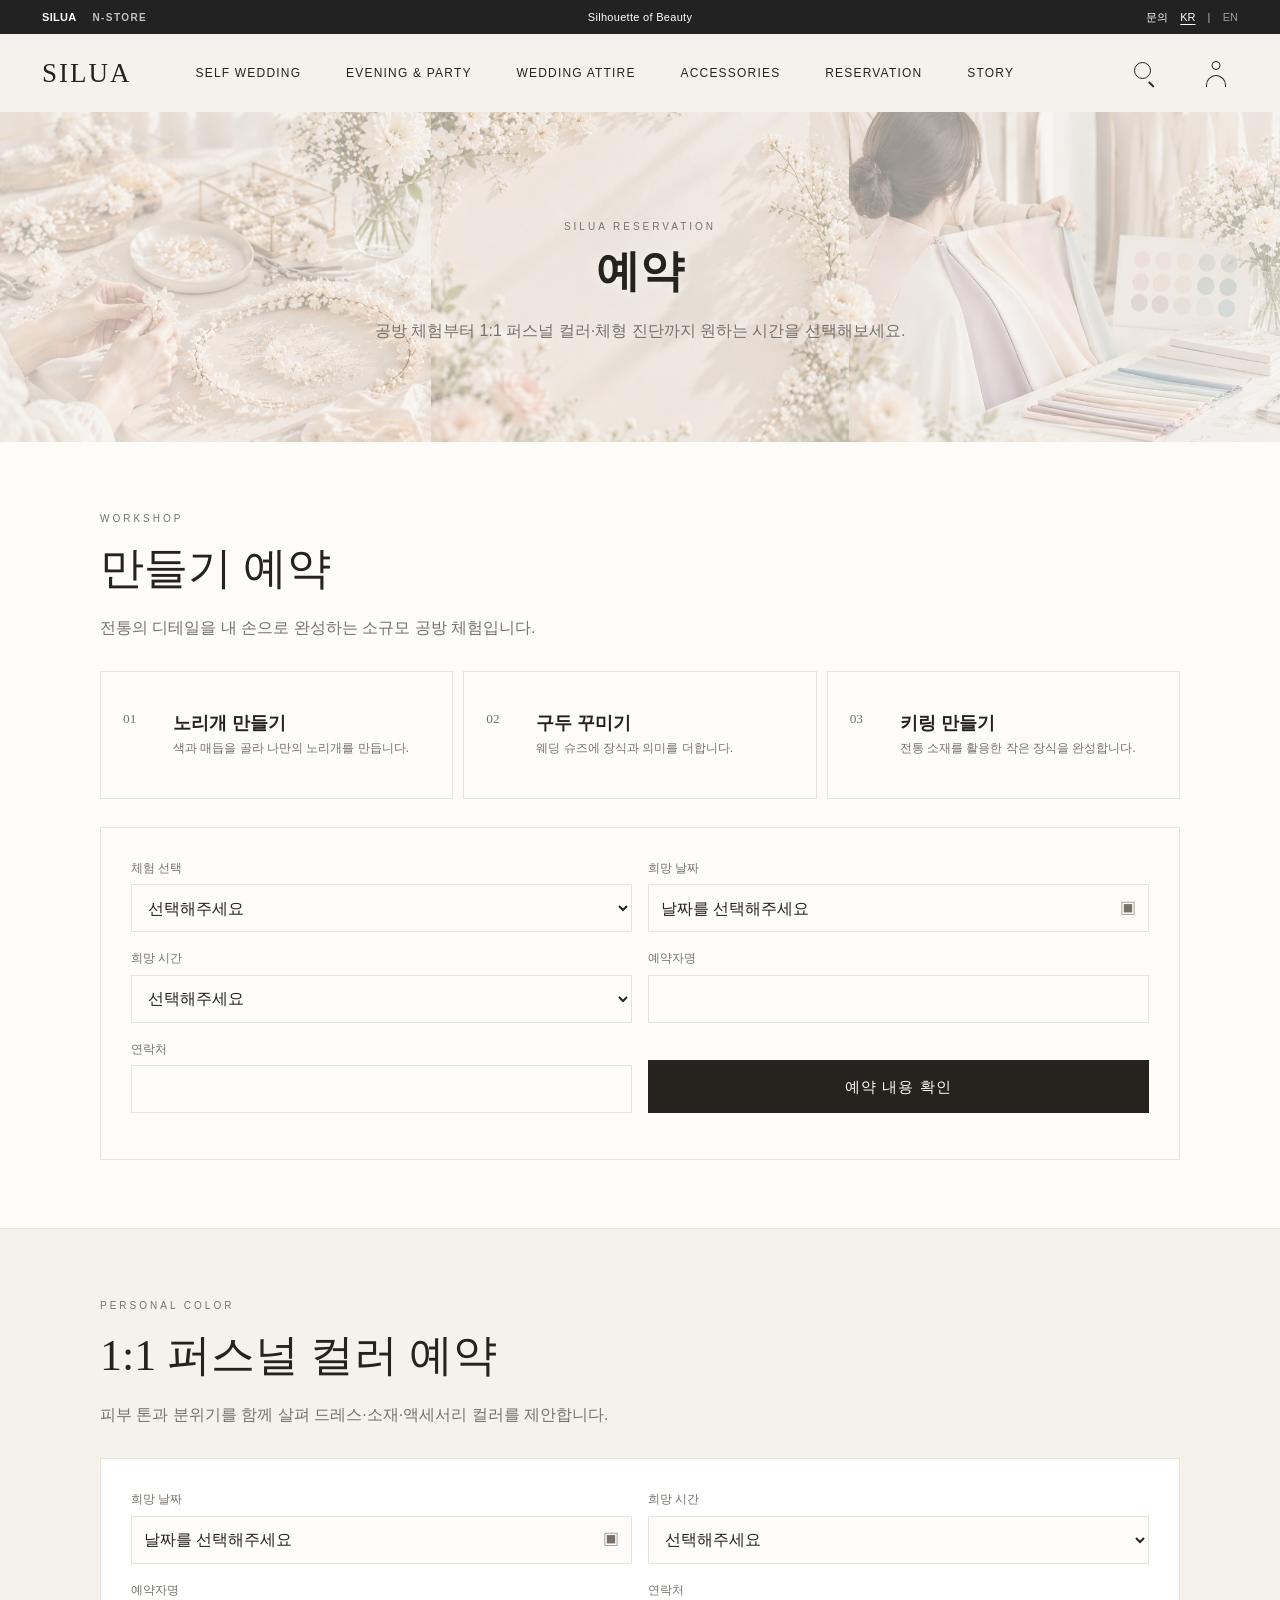
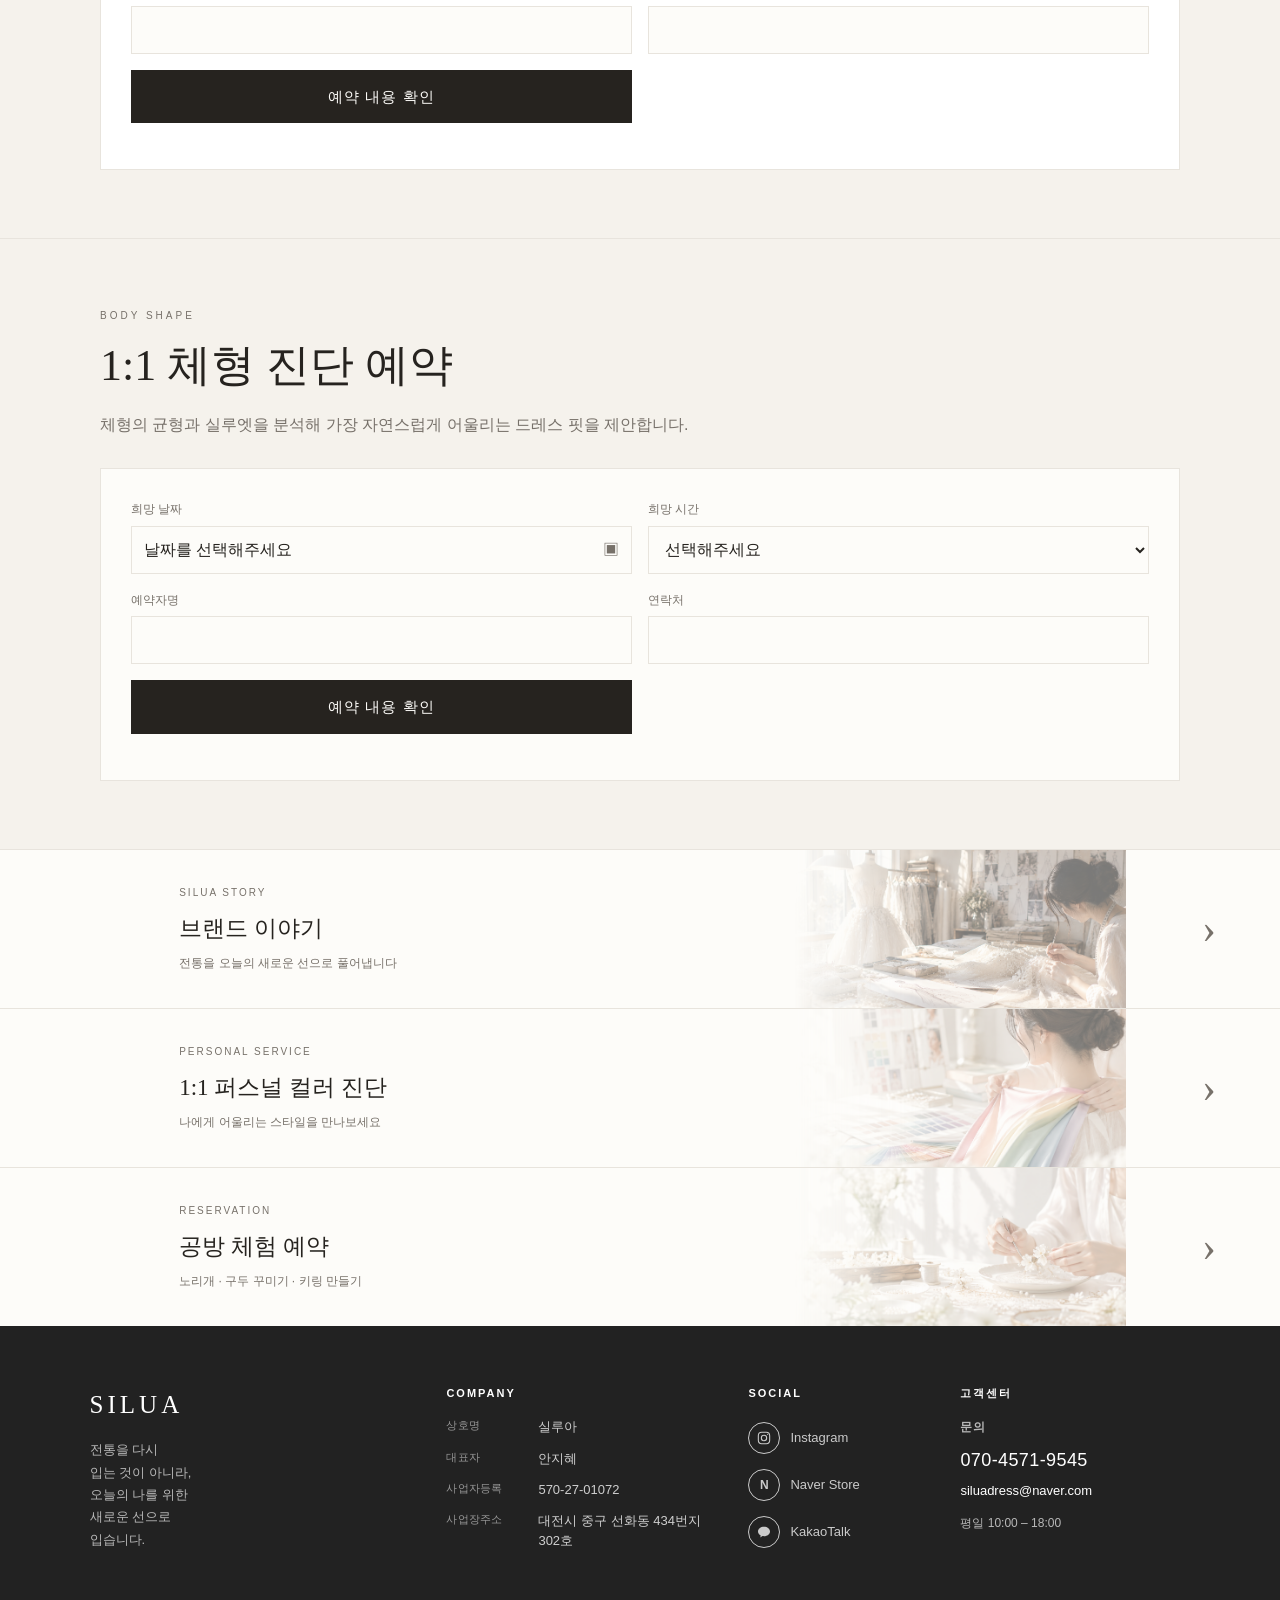
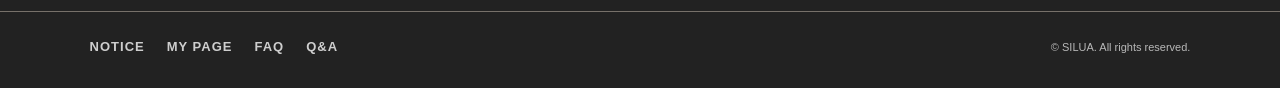
<file: reservation.html>
<!DOCTYPE html>
<html lang="ko">
<head>
  <meta charset="UTF-8" />
  <meta name="viewport" content="width=device-width, initial-scale=1.0" />
  <title>예약 — SILUA</title>
  <meta name="description" content="SILUA 공방 체험과 퍼스널 컬러·체형 진단 예약 안내" />
  <link rel="icon" href="images/favicon.png" />
  <link rel="stylesheet" href="style.css?v=20260918-collection-hero-27" />
</head>
<body>
  <header class="site-header">
    <div class="top-header"><div class="brand-links"><span>SILUA</span><a href="https://smartstore.naver.com/silua" target="_blank" rel="noopener noreferrer" aria-label="SILUA 네이버 스마트스토어 새 창 열기">N-STORE</a></div><p class="top-notice">Silhouette of Beauty</p><div class="top-links"><a href="contact.html">NOTICE</a><button class="language-button" type="button" data-language="ko" aria-pressed="true">KR</button><span aria-hidden="true">|</span><button class="language-button" type="button" data-language="en" aria-pressed="false">EN</button></div></div>
    <nav class="gnb" aria-label="주요 메뉴"><button class="logo logo-menu-button" type="button" aria-label="주요 메뉴 열기" aria-controls="primary-menu" aria-expanded="false">SILUA</button><ul class="gnb-menu" id="primary-menu"><li class="gnb-category"><a href="products.html">SELF WEDDING</a><ul class="gnb-submenu"><li><a href="products.html?mode=rental">대여</a></li><li><a href="products.html">맞춤제작</a></li></ul></li><li class="gnb-category"><a href="products.html">EVENING &amp; PARTY</a><ul class="gnb-submenu"><li><a href="products.html?mode=rental">대여</a></li><li><a href="products.html">맞춤제작</a></li></ul></li><li class="gnb-category"><a href="products.html">WEDDING ATTIRE</a><ul class="gnb-submenu"><li><a href="products.html">원피스</a></li><li><a href="products.html">투피스</a></li><li><a href="products.html">수트</a></li></ul></li><li class="gnb-category"><a href="products.html">ACCESSORIES</a><ul class="gnb-submenu"><li><a href="products.html">구두</a></li><li><a href="products.html">잡화</a></li></ul></li><li class="gnb-category reservation-menu"><a href="contact.html">RESERVATION</a><ul class="gnb-submenu reservation-submenu"><li class="gnb-submenu-section">공방 체험</li><li class="gnb-submenu-detail"><a href="contact.html">노리개 만들기</a></li><li class="gnb-submenu-detail"><a href="contact.html">구두 꾸미기</a></li><li class="gnb-submenu-detail"><a href="contact.html">키링 만들기</a></li><li class="gnb-submenu-section">1:1 퍼스널 진단</li><li class="gnb-submenu-detail"><a href="reservation.html#personal-color">퍼스널컬러</a></li><li class="gnb-submenu-detail"><a href="reservation.html#body-shape">체형진단</a></li></ul></li><li><a href="about.html">STORY</a></li></ul><div class="gnb-icons"><button class="icon-button menu-button" type="button" aria-label="메뉴 열기" aria-controls="primary-menu" aria-expanded="false"><span></span><span></span><span></span></button><a class="icon-button user-button" href="admin.html" aria-label="관리자 로그인"><span class="user-head"></span><span class="user-body"></span></a><a class="icon-button search-button" href="products.html" aria-label="제품 검색"><span></span></a></div></nav>
  </header>

  <main>
    <section class="page-head reservation-head category-page-head category-reservation"><p class="eyebrow">SILUA RESERVATION</p><h1>예약</h1><p>공방 체험부터 1:1 퍼스널 컬러·체형 진단까지 원하는 시간을 선택해보세요.</p></section>

    <section class="reservation-section" id="workshop">
      <div class="reservation-intro"><p class="eyebrow">WORKSHOP</p><h2>만들기 예약</h2><p>전통의 디테일을 내 손으로 완성하는 소규모 공방 체험입니다.</p></div>
      <div class="workshop-options" role="group" aria-label="만들기 체험 선택">
        <button type="button" data-activity="norigae"><span>01</span><strong>노리개 만들기</strong><small>색과 매듭을 골라 나만의 노리개를 만듭니다.</small></button>
        <button type="button" data-activity="shoes"><span>02</span><strong>구두 꾸미기</strong><small>웨딩 슈즈에 장식과 의미를 더합니다.</small></button>
        <button type="button" data-activity="keyring"><span>03</span><strong>키링 만들기</strong><small>전통 소재를 활용한 작은 장식을 완성합니다.</small></button>
      </div>
      <form class="reservation-form" data-reservation-form="workshop">
        <label><span>체험 선택</span><select name="service" required><option value="">선택해주세요</option><option value="노리개 만들기">노리개 만들기</option><option value="구두 꾸미기">구두 꾸미기</option><option value="키링 만들기">키링 만들기</option></select></label>
        <label><span>희망 날짜</span><input type="date" name="date" required /></label>
        <label><span>희망 시간</span><select name="time" required><option value="">선택해주세요</option><option>11:00</option><option>14:00</option><option>16:00</option></select></label>
        <label><span>예약자명</span><input type="text" name="name" autocomplete="name" required /></label>
        <label><span>연락처</span><input type="tel" name="phone" autocomplete="tel" required /></label>
        <button class="btn reservation-submit" type="submit">예약 내용 확인</button>
        <p class="reservation-result" aria-live="polite"></p>
      </form>
    </section>

    <section class="reservation-section personal-color-section" id="personal-color">
      <div class="reservation-intro"><p class="eyebrow">PERSONAL COLOR</p><h2>1:1 퍼스널 컬러 예약</h2><p>피부 톤과 분위기를 함께 살펴 드레스·소재·액세서리 컬러를 제안합니다.</p></div>
      <form class="reservation-form" data-reservation-form="personal-color">
        <input type="hidden" name="service" value="1:1 퍼스널 컬러 진단" />
        <label><span>희망 날짜</span><input type="date" name="date" required /></label>
        <label><span>희망 시간</span><select name="time" required><option value="">선택해주세요</option><option>11:00</option><option>14:00</option><option>16:00</option></select></label>
        <label><span>예약자명</span><input type="text" name="name" autocomplete="name" required /></label>
        <label><span>연락처</span><input type="tel" name="phone" autocomplete="tel" required /></label>
        <button class="btn reservation-submit" type="submit">예약 내용 확인</button>
        <p class="reservation-result" aria-live="polite"></p>
      </form>
    </section>

    <section class="reservation-section body-shape-section" id="body-shape">
      <div class="reservation-intro"><p class="eyebrow">BODY SHAPE</p><h2>1:1 체형 진단 예약</h2><p>체형의 균형과 실루엣을 분석해 가장 자연스럽게 어울리는 드레스 핏을 제안합니다.</p></div>
      <form class="reservation-form" data-reservation-form="body-shape">
        <input type="hidden" name="service" value="1:1 체형 진단" />
        <label><span>희망 날짜</span><input type="date" name="date" required /></label>
        <label><span>희망 시간</span><select name="time" required><option value="">선택해주세요</option><option>11:00</option><option>14:00</option><option>16:00</option></select></label>
        <label><span>예약자명</span><input type="text" name="name" autocomplete="name" required /></label>
        <label><span>연락처</span><input type="tel" name="phone" autocomplete="tel" required /></label>
        <button class="btn reservation-submit" type="submit">예약 내용 확인</button>
        <p class="reservation-result" aria-live="polite"></p>
      </form>
    </section>
  </main>

  <!-- 예약 날짜를 고르는 모바일 하단형 달력입니다. -->
  <dialog id="reservationDateDialog" class="rental-calendar-dialog" aria-labelledby="reservationCalendarMonth">
    <section class="rental-calendar-card">
      <span class="rental-calendar-handle" aria-hidden="true"></span>
      <form class="rental-calendar-close-form" method="dialog"><button class="rental-calendar-close" type="submit" aria-label="달력 닫기">×</button></form>
      <header class="rental-calendar-header">
        <button class="rental-calendar-nav" id="reservationPreviousMonth" type="button" aria-label="이전 달">‹</button>
        <h2 id="reservationCalendarMonth"></h2>
        <button class="rental-calendar-nav" id="reservationNextMonth" type="button" aria-label="다음 달">›</button>
      </header>
      <div class="rental-calendar-weekdays" aria-hidden="true"><span>일</span><span>월</span><span>화</span><span>수</span><span>목</span><span>금</span><span>토</span></div>
      <div class="rental-calendar-days" id="reservationCalendarDays" role="grid"></div>
      <p class="rental-calendar-hint" id="reservationCalendarHint">예약 날짜를 선택해주세요.</p>
      <button class="rental-calendar-confirm" id="reservationCalendarConfirm" type="button" disabled>예약 날짜 선택</button>
    </section>
  </dialog>

  <footer class="footer" id="site-footer">
    <nav class="footer-banners" aria-label="빠른 안내"><a class="footer-banner" href="about.html"><span class="footer-banner-label">SILUA STORY</span><strong>브랜드 이야기</strong><span class="footer-banner-copy">전통을 오늘의 새로운 선으로 풀어냅니다</span></a><a class="footer-banner" href="#personal-color"><span class="footer-banner-label">PERSONAL SERVICE</span><strong>1:1 퍼스널진단</strong><span class="footer-banner-copy">나에게 어울리는 스타일을 만나보세요</span></a><a class="footer-banner" href="#workshop"><span class="footer-banner-label">RESERVATION</span><strong>공방 체험 예약</strong><span class="footer-banner-copy">노리개 · 구두 꾸미기 · 키링 만들기</span></a></nav>
    <div class="footer-main"><div class="footer-brand"><p class="logo">SILUA</p><p class="footer-tagline">전통을 다시 입는 것이 아니라, 오늘의 나를 위한 새로운 선으로 입는다.</p><div class="footer-socials"><a href="https://www.instagram.com/siluadress_official/" target="_blank" rel="noopener noreferrer"><span class="footer-social-icon">IG</span><span>@siluadress_official</span></a><a href="contact.html"><span class="footer-social-icon">K</span><span>KakaoTalk</span></a></div></div><div class="footer-customer"><h2>고객센터</h2><p class="footer-customer-title">문의</p><a class="footer-phone" href="tel:07045719545">070-4571-9545</a><a class="footer-email" href="mailto:siluadress@naver.com">siluadress@naver.com</a><p class="footer-hours">평일 10:00 – 18:00</p></div><div class="footer-company"><h2>COMPANY</h2><p class="biz">상호명: 실루아 · 대표자: 안지혜<br />사업자등록: 570-27-01072 · 사업장주소: 대전시 중구 선화동 434번지 302호</p></div></div>
    <div class="footer-bottom"><p>© SILUA. All rights reserved.</p></div>
  </footer>

  <script src="script.js?v=20260918-collection-images-18"></script>
  <script>
    const activityNames = { norigae: "노리개 만들기", shoes: "구두 꾸미기", keyring: "키링 만들기" };
    const selectedActivity = new URLSearchParams(location.search).get("activity");
    const workshopSelect = document.querySelector('[data-reservation-form="workshop"] select[name="service"]');
    const minimumDate = new Date();
    minimumDate.setMinutes(minimumDate.getMinutes() - minimumDate.getTimezoneOffset());
    const todayKey = minimumDate.toISOString().slice(0, 10);
    document.querySelectorAll('input[type="date"]').forEach((input) => { input.min = todayKey; });

    function selectActivity(activity) {
      document.querySelectorAll("[data-activity]").forEach((button) => button.classList.toggle("is-active", button.dataset.activity === activity));
      if (activityNames[activity]) workshopSelect.value = activityNames[activity];
    }
    if (activityNames[selectedActivity]) selectActivity(selectedActivity);
    document.querySelectorAll("[data-activity]").forEach((button) => button.addEventListener("click", () => {
      selectActivity(button.dataset.activity);
      workshopSelect.focus();
    }));

    // 기본 날짜 입력 대신 상품 대여 달력과 같은 모양의 하단 달력을 사용합니다.
    const calendarDialog = document.getElementById("reservationDateDialog");
    const calendarMonth = document.getElementById("reservationCalendarMonth");
    const calendarDays = document.getElementById("reservationCalendarDays");
    const calendarHint = document.getElementById("reservationCalendarHint");
    const calendarConfirm = document.getElementById("reservationCalendarConfirm");
    let activeDateInput = null;
    let selectedDate = "";
    let visibleMonth = new Date(minimumDate.getFullYear(), minimumDate.getMonth(), 1);

    const formatSelectedDate = (key) => {
      if (!key) return "";
      const [year, month, day] = key.split("-");
      return `${year}년 ${Number(month)}월 ${Number(day)}일`;
    };

    function renderReservationCalendar() {
      const year = visibleMonth.getFullYear();
      const month = visibleMonth.getMonth();
      const firstWeekday = new Date(year, month, 1).getDay();
      const monthDays = new Date(year, month + 1, 0).getDate();
      const cellCount = Math.ceil((firstWeekday + monthDays) / 7) * 7;
      calendarMonth.textContent = `${year}년 ${month + 1}월`;
      calendarDays.innerHTML = Array.from({ length: cellCount }, (_, index) => {
        const date = new Date(year, month, index - firstWeekday + 1);
        date.setMinutes(date.getMinutes() - date.getTimezoneOffset());
        const key = date.toISOString().slice(0, 10);
        const outside = date.getMonth() !== month;
        const past = key < todayKey;
        const active = key === selectedDate;
        const classes = ["rental-calendar-day", outside ? "is-outside" : "", past ? "is-past" : "", active ? "is-start is-end" : ""].filter(Boolean).join(" ");
        return `<button class="${classes}" type="button" data-reservation-date="${key}" aria-label="${month + 1}월 ${date.getDate()}일" aria-selected="${active}"${outside || past ? " disabled" : ""}>${date.getDate()}</button>`;
      }).join("");
      calendarHint.textContent = selectedDate ? `${formatSelectedDate(selectedDate)}을 선택했습니다.` : "예약 날짜를 선택해주세요.";
      calendarConfirm.textContent = selectedDate ? `${formatSelectedDate(selectedDate)} 선택` : "예약 날짜 선택";
      calendarConfirm.disabled = !selectedDate;
    }

    document.querySelectorAll('input[type="date"]').forEach((input) => {
      input.required = false;
      input.classList.add("reservation-native-date");
      const button = document.createElement("button");
      button.className = "reservation-date-button";
      button.type = "button";
      button.textContent = "날짜를 선택해주세요";
      button.addEventListener("click", () => {
        activeDateInput = input;
        selectedDate = input.value;
        const focusDate = selectedDate ? new Date(`${selectedDate}T00:00:00`) : minimumDate;
        visibleMonth = new Date(focusDate.getFullYear(), focusDate.getMonth(), 1);
        renderReservationCalendar();
        calendarDialog.showModal();
      });
      input.insertAdjacentElement("afterend", button);
    });
    calendarDays.addEventListener("click", (event) => {
      const day = event.target.closest("[data-reservation-date]");
      if (!day || day.disabled) return;
      selectedDate = day.dataset.reservationDate;
      renderReservationCalendar();
    });
    document.getElementById("reservationPreviousMonth").addEventListener("click", () => {
      visibleMonth = new Date(visibleMonth.getFullYear(), visibleMonth.getMonth() - 1, 1);
      renderReservationCalendar();
    });
    document.getElementById("reservationNextMonth").addEventListener("click", () => {
      visibleMonth = new Date(visibleMonth.getFullYear(), visibleMonth.getMonth() + 1, 1);
      renderReservationCalendar();
    });
    calendarConfirm.addEventListener("click", () => {
      if (!activeDateInput || !selectedDate) return;
      activeDateInput.value = selectedDate;
      activeDateInput.nextElementSibling.textContent = formatSelectedDate(selectedDate);
      calendarDialog.close();
    });
    calendarDialog.addEventListener("click", (event) => { if (event.target === calendarDialog) calendarDialog.close(); });

    document.querySelectorAll("[data-reservation-form]").forEach((form) => form.addEventListener("submit", (event) => {
      event.preventDefault();
      const data = new FormData(form);
      if (!data.get("date")) {
        form.querySelector(".reservation-result").textContent = "예약 날짜를 먼저 선택해주세요.";
        form.querySelector(".reservation-date-button")?.focus();
        return;
      }
      form.querySelector(".reservation-result").textContent = `${data.get("service")} · ${data.get("date")} ${data.get("time")} 예약 내용이 확인되었습니다. 실제 예약 확정은 고객센터 연락 후 완료됩니다.`;
    }));
  </script>
</body>
</html>
</file>
<file: style.css>
/* ==========================================================
   ★ 브랜드 디자인 토큰 — 여기 값만 바꾸면 사이트 전체 톤이 바뀝니다
   (예: RE:STITCH → --bg:#F7F4EE; --ink:#111; --accent:#0E5A5A;)
   ========================================================== */
:root {
  --bg: #fdfcf9;        /* 페이지 배경 */
  --surface: #f5f2ec;   /* 카드·옅은 배경 */
  --ink: #26231f;       /* 기본 글자색 */
  --ink-soft: #77716a;  /* 보조 글자색 */
  --accent: #26231f;    /* 강조색 (버튼·포인트) */
  --line: #e8e4dd;      /* 테두리 선 */
  --header-dark: #222;
  --header-light: #fff;
  --header-glass: rgba(245, 242, 236, .7);
  --header-hover: #9c7770;
  --brand-brown: #765548;
  --hero-overlay: rgba(253, 252, 249, .54);
  --control-surface: rgba(38, 35, 31, .32);
  --control-muted: rgba(255, 255, 255, .48);
  --control-active: #fff;
  --font-main: "Pretendard", -apple-system, "Apple SD Gothic Neo", "Noto Sans KR", sans-serif;
  --font-display: Georgia, "Times New Roman", serif;

  --radius: 12px;
  --maxw: 1080px;
}

/* ===== 기본값 (모바일 우선 — 기본이 휴대폰 화면) ===== */
* { margin: 0; padding: 0; box-sizing: border-box; }
html { scroll-behavior: smooth; -webkit-text-size-adjust: 100%; }
body { overflow-x: clip; font-family: var(--font-main); color: var(--ink); background: var(--bg); line-height: 1.7; }
img { max-width: 100%; display: block; }
a { color: inherit; }
.sr-only { position: absolute; width: 1px; height: 1px; overflow: hidden; margin: -1px; padding: 0; border: 0; clip: rect(0, 0, 0, 0); white-space: nowrap; }

/* ===== 새 상단 메뉴 (모바일 우선) ===== */
.site-header { position: sticky; top: 0; z-index: 1000; width: 100%; background: transparent; }
.top-header { position: relative; height: 34px; padding: 0 20px; display: flex; align-items: center; justify-content: space-between; background: var(--header-dark); color: var(--header-light); font-size: 11px; letter-spacing: .3px; }
.brand-links,
.top-links { display: flex; align-items: center; }
.brand-links { gap: 16px; }
.brand-links,
.top-links { position: relative; z-index: 1; }
.top-notice { position: absolute; left: 50%; width: 34%; overflow: hidden; margin: 0; font-size: 9px; text-align: center; text-overflow: ellipsis; white-space: nowrap; transform: translateX(-50%); }
.brand-links span,
.brand-links a { display: inline-flex; align-items: center; font-weight: 600; }
.brand-links span { min-height: 34px; cursor: default; user-select: none; }
.brand-links a { min-height: 34px; padding: 0; border: 0; font-size: 10px; letter-spacing: 1.4px; text-decoration: none; opacity: .72; transition: opacity .2s ease; }
.brand-links a:hover,
.brand-links a:focus-visible { opacity: 1; }
.top-links { gap: 12px; }
.top-links a,
.language-button { transition: opacity .2s ease; }
.top-links a { text-decoration: none; }
.top-links a:hover,
.language-button:hover { opacity: .6; }
.top-links span { opacity: .7; }
.language-button { padding: 4px 0; border: 0; background: transparent; color: inherit; font: inherit; cursor: pointer; opacity: .55; }
.language-button[aria-pressed="true"] { opacity: 1; text-decoration: underline; text-underline-offset: 3px; }
.gnb { position: relative; height: 70px; padding: 0 20px; display: flex; align-items: center; background: var(--header-glass); border-bottom: 0; }
.logo { flex-shrink: 0; color: var(--ink); font-family: var(--font-display); font-size: 24px; font-weight: 500; letter-spacing: 2px; text-decoration: none; }
.logo-menu-button { padding: 0; border: 0; background: transparent; cursor: pointer; }
.gnb-menu { display: none; position: absolute; top: 100%; left: 0; right: 0; max-height: calc(100dvh - 104px); overflow-y: auto; margin: 0; padding: 8px 20px 18px; flex-direction: column; background: var(--header-light); border-bottom: 1px solid var(--line); list-style: none; }
.gnb-menu.open { display: flex; }
.gnb-menu li { white-space: nowrap; }
.gnb-menu a { display: flex; min-height: 44px; align-items: center; border-top: 1px solid var(--line); color: var(--ink); font-size: 12px; letter-spacing: 1.2px; text-decoration: none; }
.gnb-submenu { margin: 0; padding: 0 0 10px 16px; list-style: none; }
.gnb-submenu a { min-height: 38px; border-top: 0; color: var(--ink-soft); font-size: 11px; }
.gnb-submenu-section { margin-top: 5px; color: var(--ink); font-size: 11px; font-weight: 600; }
.gnb-submenu-section > a { color: var(--ink); font-weight: 600; }
.gnb-submenu-detail a { min-height: 32px; padding-left: 12px; font-size: 10px; }
.gnb-icons { flex-shrink: 0; margin-left: auto; display: flex; align-items: center; gap: 4px; }
.icon-button { position: relative; display: block; width: 44px; height: 44px; padding: 0; border: 0; background: transparent; color: var(--ink); cursor: pointer; }
.search-button { order: 1; }
.user-button { order: 2; }
.menu-button { order: 3; }
.menu-button { display: flex; flex-direction: column; justify-content: center; align-items: center; gap: 5px; }
.menu-button span { display: block; width: 27px; height: 1.5px; background: var(--ink); }
.user-button::before { content: ""; position: absolute; inset: 4px; border-radius: 50%; background: var(--surface); opacity: 0; transform: scale(.72); transition: opacity .25s ease, transform .25s ease; }
.user-button:hover::before,
.user-button:focus-visible::before { opacity: 1; transform: scale(1); }
.user-head { position: absolute; top: 10px; left: 50%; z-index: 1; width: 9px; height: 9px; transform: translateX(-50%); border: 1.5px solid var(--ink); border-radius: 50%; }
.user-body { position: absolute; bottom: 8px; left: 50%; z-index: 1; width: 20px; height: 12px; transform: translateX(-50%); border: 1.5px solid var(--ink); border-bottom: 0; border-radius: 12px 12px 0 0; }
.search-button span { position: absolute; top: 11px; left: 10px; width: 17px; height: 17px; border: 1.5px solid var(--ink); border-radius: 50%; }
.search-button span::after { content: ""; position: absolute; right: -6px; bottom: -4px; width: 7px; height: 1.5px; background: var(--ink); transform: rotate(45deg); transform-origin: left center; }

/* ===== 전체 제품 검색 ===== */
.search-dialog { width: min(100%, 720px); height: 100dvh; max-height: none; margin: 0 0 0 auto; padding: 0; border: 0; background: var(--bg); color: var(--ink); }
.search-dialog::backdrop { background: var(--control-surface); backdrop-filter: blur(4px); }
.search-dialog-card { min-height: 100%; padding: 28px 22px 42px; }
.search-dialog-header { display: flex; align-items: flex-start; justify-content: space-between; gap: 20px; }
.search-dialog-header p { color: var(--ink-soft); font-size: 10px; letter-spacing: 2px; }
.search-dialog-header h2 { margin-top: 3px; font-family: var(--font-display); font-size: 29px; font-weight: 500; }
.search-dialog-close { display: grid; width: 44px; height: 44px; padding: 0; border: 1px solid var(--line); border-radius: 50%; background: transparent; color: var(--ink); font-size: 28px; cursor: pointer; place-items: center; }
.search-field { position: relative; display: block; margin-top: 34px; }
.search-field input { width: 100%; height: 58px; padding: 0 52px 0 2px; border: 0; border-bottom: 1px solid var(--ink); outline: 0; background: transparent; color: var(--ink); font: inherit; font-size: 16px; }
.search-field > span:last-child { position: absolute; top: 17px; right: 12px; width: 18px; height: 18px; border: 1.5px solid var(--ink); border-radius: 50%; pointer-events: none; }
.search-field > span:last-child::after { content: ""; position: absolute; right: -6px; bottom: -4px; width: 7px; height: 1.5px; background: var(--ink); transform: rotate(45deg); transform-origin: left center; }
.search-status { margin-top: 18px; color: var(--ink-soft); font-size: 13px; }
.search-results { margin-top: 12px; border-top: 1px solid var(--line); }
.search-result { display: grid; min-height: 96px; grid-template-columns: 72px minmax(0, 1fr); align-items: center; gap: 16px; padding: 12px 2px; border-bottom: 1px solid var(--line); text-decoration: none; }
.search-result-image { display: block; width: 72px; aspect-ratio: 1; overflow: hidden; background: var(--surface); }
.search-result-image img { width: 100%; height: 100%; object-fit: cover; }
.search-result-copy { display: flex; min-width: 0; flex-direction: column; }
.search-result-copy strong { overflow: hidden; font-size: 15px; text-overflow: ellipsis; white-space: nowrap; }
.search-result-copy span { margin-top: 3px; color: var(--ink-soft); font-size: 12px; }

/* ===== 회원 로그인·회원가입 ===== */
.member-dialog { width: min(calc(100% - 28px), 480px); max-height: calc(100dvh - 28px); margin: auto; padding: 0; border: 0; background: var(--bg); color: var(--ink); box-shadow: 0 24px 80px var(--control-surface); }
.member-dialog::backdrop { background: var(--control-surface); backdrop-filter: blur(4px); }
.member-dialog-card { padding: 26px 22px 30px; }
.member-dialog-header { display: flex; align-items: flex-start; justify-content: space-between; gap: 20px; }
.member-dialog-header p { color: var(--ink-soft); font-size: 10px; letter-spacing: 2px; }
.member-dialog-header h2 { margin-top: 3px; font-family: var(--font-display); font-size: 29px; font-weight: 500; }
.member-dialog-close { display: grid; width: 44px; height: 44px; padding: 0; border: 1px solid var(--line); border-radius: 50%; background: transparent; color: var(--ink); font-size: 28px; cursor: pointer; place-items: center; }
.member-tabs { display: grid; margin-top: 26px; grid-template-columns: 1fr 1fr; border-bottom: 1px solid var(--line); }
.member-tabs button { min-height: 48px; border: 0; border-bottom: 2px solid transparent; background: transparent; color: var(--ink-soft); font: inherit; cursor: pointer; }
.member-tabs button[aria-selected="true"] { border-bottom-color: var(--ink); color: var(--ink); font-weight: 700; }
.member-form { margin-top: 24px; }
.member-form label { display: flex; flex-direction: column; gap: 6px; margin-top: 15px; }
.member-form label span { color: var(--ink-soft); font-size: 12px; }
.member-form input { width: 100%; height: 50px; padding: 0 12px; border: 1px solid var(--line); border-radius: 0; background: var(--bg); color: var(--ink); font: inherit; }
.member-form .btn { width: 100%; min-height: 52px; margin-top: 24px; border-radius: 0; }
.member-form-status { margin-top: 13px; color: var(--ink-soft); font-size: 12px; }

/* ===== 히어로: 일정 간격으로 교체되는 페이드 슬라이드 ===== */
.hero { position: relative; min-height: calc(100svh - 34px); margin-top: -70px; overflow: hidden; background: var(--surface); display: flex; align-items: center; justify-content: flex-start; padding: 48px 22px; text-align: left; isolation: isolate; }
.hero::after { content: ""; position: absolute; inset: 0; z-index: -1; background: var(--hero-overlay); pointer-events: none; }
.hero-slides { position: absolute; inset: 0; z-index: -2; }
.hero-slide { position: absolute; inset: 0; margin: 0; opacity: 0; transition: opacity 1s ease; }
.hero-slide.is-active { opacity: 1; }
.hero-slide img { width: 100%; height: 100%; margin: 0; object-fit: cover; }
.hero-copy { position: relative; z-index: 1; width: 100%; display: flex; flex-direction: column; align-items: flex-start; gap: 16px; }
.hero-pagination { position: absolute; bottom: 0; left: 50%; z-index: 2; display: flex; align-items: center; gap: 7px; padding: 0; background: transparent; transform: translate(-50%, 50%); }
.hero-indicator { width: 57px; height: 12px; padding: 0; border: 0; border-radius: 0; background: var(--control-muted); cursor: pointer; transition: background .3s ease; }
.hero-indicator.is-active { background: var(--ink); }
.hero-indicator:focus-visible { outline: 2px solid var(--ink); outline-offset: 4px; }
.hero .eyebrow { font-size: 12px; letter-spacing: 3px; color: var(--ink-soft); text-transform: uppercase; }
.hero h1 { width: 100%; max-width: 100%; overflow-wrap: break-word; font-family: var(--font-display); font-size: clamp(23px, 4.5vw, 40px); line-height: 1.35; letter-spacing: 1px; word-break: keep-all; }
.hero-title-line { display: block; }
.hero-title-line + .hero-title-line { margin-top: 7px; }
.hero h1.is-changing { animation: hero-copy-reveal .7s ease both; }
.hero p { width: 100%; max-width: 560px; overflow-wrap: anywhere; color: var(--ink-soft); }

/* ===== 홈 카테고리: 이미지 + 제목 + 짧은 소개 ===== */
.home-transition { display: grid; min-height: 300px; padding: 72px 22px; grid-template-columns: minmax(24px, 1fr) minmax(0, 680px) minmax(24px, 1fr); align-items: center; gap: 20px; background: var(--bg); }
.home-transition::before,
.home-transition::after { content: ""; width: 100%; max-width: 240px; margin-top: 25px; align-self: start; border-top: 1px solid var(--line); }
.home-transition::before { justify-self: end; }
.home-transition::after { justify-self: start; }
.home-transition-inner { min-width: 0; text-align: center; }
.home-transition-logo { margin: 0; font-family: var(--font-display); font-size: clamp(37.5px, 10.5vw, 54px); font-weight: 500; letter-spacing: 7px; line-height: 1; }
.home-transition-copy { max-width: 680px; margin: 30px auto 0; color: var(--ink-soft); font-size: clamp(13px, 3.6vw, 16px); line-height: 2; word-break: keep-all; }
.home-transition-copy span { display: block; }
.home-transition-copy span + span { margin-top: 20px; }
.home-transition-emphasis { color: var(--brand-brown); font-weight: 600; }
.home-categories { display: grid; grid-template-columns: repeat(3, minmax(0, 1fr)); background: var(--bg); }
.home-category { min-width: 0; color: var(--ink); text-align: center; text-decoration: none; }
.home-category figure { aspect-ratio: 4 / 5; margin: 0; overflow: hidden; background: var(--surface); }
.home-category img { width: 100%; height: 100%; object-fit: contain; transition: transform .6s ease; }
.home-category:hover img { transform: scale(1.025); }
.home-category-copy { padding: 14px 4px 26px; }
.home-category h2 { margin: 0; overflow-wrap: anywhere; font-family: var(--font-display); font-size: clamp(12px, 3.8vw, 17px); font-weight: 400; line-height: 1.35; letter-spacing: 0; }
.home-category p { margin-top: 5px; color: var(--ink-soft); font-size: 11px; line-height: 1.45; }
.home-category span { display: inline-block; margin-top: 12px; font-size: 10px; }

/* ===== 홈 인기상품: 운영 제품 데이터를 페이지 단위로 표시 ===== */
.popular-products { width: min(100%, 1480px); margin: 0 auto; padding: 58px 24px 68px; }
.popular-products h2 { margin: 0 0 24px; font-size: clamp(24px, 6vw, 34px); line-height: 1.3; }
.popular-product-grid { display: grid; grid-template-columns: 1fr; gap: 28px 18px; }
.popular-product-card { min-width: 0; color: var(--ink); text-decoration: none; }
.popular-product-image { position: relative; aspect-ratio: 1 / 1; overflow: hidden; background: var(--surface); }
.popular-product-image img { width: 100%; height: 100%; object-fit: cover; transition: transform .5s ease; }
.popular-product-card:hover .popular-product-image img { transform: scale(1.025); }
.popular-zoom { position: absolute; right: 12px; bottom: 12px; width: 50px; height: 50px; border-radius: 50%; background: var(--control-surface); }
.popular-zoom::before { content: ""; position: absolute; top: 14px; left: 14px; width: 15px; height: 15px; border: 2px solid var(--control-active); border-radius: 50%; }
.popular-zoom::after { content: ""; position: absolute; top: 30px; left: 30px; width: 9px; height: 2px; background: var(--control-active); transform: rotate(45deg); transform-origin: left center; }
.popular-product-label { overflow: hidden; margin-top: 10px; color: var(--ink-soft); font-size: 13px; text-overflow: ellipsis; white-space: nowrap; }
.popular-product-card h3 { overflow: hidden; margin: 1px 0 0; font-size: 16px; font-weight: 500; text-overflow: ellipsis; white-space: nowrap; }
.popular-product-price { margin-top: 3px; font-size: 18px; font-weight: 800; }
.popular-product-action { display: flex; min-height: 48px; align-items: center; justify-content: center; margin-top: 22px; background: var(--accent); color: var(--bg); font-size: 14px; font-weight: 700; }
.popular-pagination { display: flex; align-items: center; justify-content: center; gap: 18px; margin-top: 20px; }
.popular-pagination p { min-width: 58px; color: var(--ink-soft); text-align: center; }
.popular-page-button { width: 48px; height: 48px; border: 1px solid var(--line); border-radius: var(--radius); background: transparent; color: var(--ink); font-size: 30px; line-height: 1; cursor: pointer; }
.popular-page-button:disabled { cursor: default; opacity: .3; }
.popular-page-button:focus-visible { outline: 2px solid var(--ink); outline-offset: 3px; }

/* ===== 큰 이미지 중심의 3열 상품 그리드 ===== */
.editorial-products { width: 100%; background: var(--bg); }
.editorial-products > h2 { margin: 0; padding: 58px 24px 24px; font-size: clamp(24px, 6vw, 34px); line-height: 1.3; }
.editorial-product-grid { display: grid; grid-template-columns: 1fr; }
.editorial-product-card { min-width: 0; color: var(--ink); text-decoration: none; }
.editorial-product-card figure { aspect-ratio: 4 / 5; margin: 0; overflow: hidden; background: var(--surface); }
.editorial-product-card img { width: 100%; height: 100%; object-fit: cover; transition: transform .6s ease; }
.editorial-product-card:hover img { transform: scale(1.02); }
.editorial-product-copy { padding: 13px 24px 30px; }
.editorial-product-copy h3 { overflow: hidden; margin: 0; color: var(--ink-soft); font-size: 16px; font-weight: 400; line-height: 1.45; text-overflow: ellipsis; white-space: nowrap; }
.editorial-product-copy p { margin: 7px 0 0; color: var(--ink); font-size: 20px; font-weight: 700; line-height: 1.35; }
.btn { display: inline-block; border: 0; background: var(--accent); color: var(--bg); padding: 14px 32px; border-radius: 999px; font: inherit; font-size: 15px; letter-spacing: 1px; text-decoration: none; cursor: pointer; }
.btn.ghost { background: transparent; color: var(--ink); border: 1px solid var(--ink); }

/* ===== 공통 섹션 ===== */
.section { max-width: var(--maxw); margin: 0 auto; padding: 56px 22px; }
.section .eyebrow { font-size: 12px; letter-spacing: 3px; color: var(--ink-soft); text-transform: uppercase; margin-bottom: 6px; }
.section h2 { font-family: var(--font-display); font-size: clamp(22px, 6vw, 32px); margin-bottom: 18px; }
.section h3 { font-size: clamp(16px, 4.5vw, 20px); margin: 20px 0 8px; }
.lead { font-size: clamp(15px, 4vw, 18px); color: var(--ink-soft); max-width: 640px; }
.story-intro-copy .lead + .lead { margin-top: 14px; }
.story-intro-copy .lead { font-size: clamp(14px, 1.1vw, 16px); line-height: 1.9; }

/* ===== 페이지 머리(서브페이지 상단) ===== */
.page-head { background: var(--surface); text-align: center; padding: 64px 22px 48px; }
.page-head h1 { font-family: var(--font-display); font-size: clamp(26px, 7vw, 44px); }
.page-head p { color: var(--ink-soft); margin-top: 8px; }

/* 통합 컬렉션의 취급 품목은 버튼이 아닌 장식형 키워드로 보여줍니다. */
.collection-keywords { display: flex; margin-top: 22px; flex-wrap: wrap; justify-content: center; gap: 7px; }
.collection-keywords[hidden] { display: none; }
.collection-keywords span { display: inline-flex; min-height: 36px; align-items: center; padding: 0 14px; border: 1px solid var(--line); background: rgba(255, 255, 255, .34); color: var(--ink-soft); font-size: 10px; letter-spacing: 1.1px; }
.category-description[hidden] { display: none; }
.product-grid-section { scroll-margin-top: 112px; }

/* 메인에서 들어오는 통합 컬렉션 화면은 여백이 있는 웨딩 공간 사진을 사용합니다. */
.collection-landing-head { position: relative; display: flex; min-height: 270px; padding: 58px 22px; overflow: hidden; flex-direction: column; align-items: center; justify-content: center; isolation: isolate; background: var(--surface); }
.collection-landing-head::before,
.collection-landing-head::after { content: ""; position: absolute; inset: 0; pointer-events: none; }
.collection-landing-head::before { z-index: -2; background: url("images/collection-hero.png?v=20260918-1") center / cover no-repeat; opacity: .88; }
.collection-landing-head::after { z-index: -1; background: rgba(253, 252, 249, .24); }
.collection-landing-head h1,
.collection-landing-head .collection-keywords { position: relative; z-index: 1; }

/* 헤더에서 선택한 드레스 카테고리는 각각의 전용 이미지 배너로 구분합니다. */
.category-page-head { position: relative; display: flex; min-height: 260px; padding: 54px 22px; overflow: hidden; flex-direction: column; justify-content: center; isolation: isolate; background: var(--surface); }
.category-page-head::before,
.category-page-head::after { content: ""; position: absolute; inset: 0; z-index: -2; pointer-events: none; }
.category-page-head::before { background-position: center; background-repeat: no-repeat; background-size: cover; opacity: .62; filter: saturate(.86) contrast(.94); }
.category-page-head::after { z-index: -1; background: linear-gradient(90deg, rgba(253, 252, 249, .46), rgba(253, 252, 249, .2) 48%, rgba(253, 252, 249, .42)); }
.category-page-head.category-self-wedding::before { background-image: url("images/category-self-wedding.png?v=20260918-2"); }
.category-page-head.category-evening-party::before { background-image: url("images/category-evening-party.png?v=20260918-2"); }
.category-page-head.category-wedding-attire::before { background-image: url("images/category-wedding-attire.png?v=20260918-2"); }
.category-page-head.category-accessories::before { background-image: url("images/category-accessories.png"); }
.category-page-head.category-reservation::before { background-image: url("images/category-reservation.png"); }
.category-page-head h1,
.category-page-head p { position: relative; z-index: 1; text-shadow: 0 1px 12px rgba(255, 255, 255, .72); }
/* 소개 배너: 모바일에서는 사진 아래에 문구를 배치해 가독성을 지킵니다. */
.page-head.about-banner { position: relative; padding: 0 0 32px; overflow: hidden; }
.about-banner-image { display: block; width: 100%; height: 240px; object-fit: cover; object-position: 75% center; }
.about-banner h1 { margin: 24px 22px 0; }
.about-banner p { margin: 8px 22px 0; word-break: keep-all; overflow-wrap: anywhere; }
@media (min-width: 720px) {
  .page-head.about-banner { min-height: 360px; padding: clamp(72px, 10vw, 160px) 7%; text-align: left; }
  .about-banner-image { position: absolute; inset: 0; height: 100%; object-position: center; }
  .about-banner h1, .about-banner p { position: relative; max-width: 43%; margin-left: 0; margin-right: 0; }
  .about-banner h1 { margin-top: 0; }
  .about-banner p { color: var(--ink); }
}

/* ===== 강점 3가지 / 특징 ===== */
.features { display: grid; grid-template-columns: 1fr; gap: 16px; }
.feature { background: var(--surface); border-radius: var(--radius); padding: 22px; }
.feature .num { font-size: 12px; letter-spacing: 2px; color: var(--ink-soft); }
.feature h3 { margin: 6px 0 8px; }
.feature p { color: var(--ink-soft); font-size: 14.5px; }

/* ===== 제품(룩) 카드 ===== */
.grid { display: grid; grid-template-columns: repeat(2, 1fr); gap: 14px; }
.card { text-decoration: none; }
.card-img { aspect-ratio: 3/4; background: var(--surface); border-radius: var(--radius); margin-bottom: 10px; overflow: hidden; }
.card-img img { width: 100%; height: 100%; object-fit: cover; }
.card .k { font-size: 11px; letter-spacing: 2px; color: var(--ink-soft); text-transform: uppercase; }
.card h3 { font-size: 15px; margin: 2px 0 4px; }
.card p { font-size: 13px; color: var(--ink-soft); }
.card .price { margin-top: 5px; color: var(--ink); font-weight: 700; }
.catalog-empty { grid-column: 1 / -1; padding: 54px 20px; color: var(--ink-soft); text-align: center; }

/* ===== 액세서리 전용 화면 ===== */
.accessory-head .eyebrow,
.reservation-head .eyebrow { color: var(--ink-soft); font-size: 10px; letter-spacing: 3px; }
.accessory-tabs { display: flex; align-items: center; justify-content: center; gap: 6px; margin-top: 24px; }
.accessory-tabs a { display: inline-flex; min-height: 44px; align-items: center; padding: 0 18px; border: 1px solid var(--line); border-radius: 999px; color: var(--ink-soft); font-size: 13px; text-decoration: none; }
.accessory-tabs a.is-active { border-color: var(--ink); background: var(--ink); color: var(--bg); }
.accessory-catalog { min-height: 380px; }

/* ===== 공방 체험·퍼스널 컬러 예약 ===== */
.reservation-section { padding: 68px 22px; scroll-margin-top: 104px; }
.reservation-section + .reservation-section { border-top: 1px solid var(--line); background: var(--surface); }
.reservation-intro { max-width: var(--maxw); margin: 0 auto 30px; }
.reservation-intro .eyebrow { margin-bottom: 5px; color: var(--ink-soft); font-size: 10px; letter-spacing: 3px; }
.reservation-intro h2 { font-family: var(--font-display); font-size: clamp(28px, 8vw, 44px); font-weight: 500; }
.reservation-intro > p:last-child { max-width: 600px; margin-top: 7px; color: var(--ink-soft); }
.workshop-options { display: grid; max-width: var(--maxw); margin: 0 auto; grid-template-columns: 1fr; gap: 10px; }
.workshop-options button { display: grid; min-height: 128px; grid-template-columns: 38px minmax(0, 1fr); align-content: center; column-gap: 12px; padding: 22px; border: 1px solid var(--line); background: var(--bg); color: var(--ink); text-align: left; cursor: pointer; }
.workshop-options button > span { grid-row: 1 / 3; color: var(--ink-soft); font-family: var(--font-display); }
.workshop-options strong { font-size: 18px; }
.workshop-options small { margin-top: 4px; color: var(--ink-soft); font-size: 12px; line-height: 1.6; }
.workshop-options button.is-active { border-color: var(--ink); box-shadow: inset 4px 0 0 var(--ink); }
.reservation-form { display: grid; max-width: var(--maxw); margin: 28px auto 0; grid-template-columns: 1fr; gap: 16px; padding: 24px; background: var(--bg); border: 1px solid var(--line); }
.personal-color-section .reservation-form { background: var(--header-light); }
.reservation-form label { display: flex; min-width: 0; flex-direction: column; gap: 6px; }
.reservation-form label > span { color: var(--ink-soft); font-size: 12px; }
.reservation-form input,
.reservation-form select { width: 100%; min-height: 48px; padding: 0 12px; border: 1px solid var(--line); border-radius: 0; background: var(--bg); color: var(--ink); font: inherit; }
.reservation-form .reservation-native-date { position: absolute; width: 1px; height: 1px; overflow: hidden; opacity: 0; pointer-events: none; }
.reservation-date-button { width: 100%; min-height: 48px; padding: 0 12px; border: 1px solid var(--line); background: var(--bg); color: var(--ink); font: inherit; text-align: left; cursor: pointer; }
.reservation-date-button::after { content: "▣"; float: right; color: var(--ink-soft); }
.reservation-submit { width: 100%; min-height: 50px; border-radius: 0; }
.reservation-result { grid-column: 1 / -1; color: var(--ink-soft); font-size: 13px; }

/* 제품 상세형(큰 이미지+설명 교차) */
.look { display: grid; grid-template-columns: 1fr; gap: 18px; margin: 36px 0; }
.look-img { aspect-ratio: 3/4; background: var(--surface); border-radius: var(--radius); overflow: hidden; }
.look-img img { width: 100%; height: 100%; object-fit: cover; }
.look .k { font-size: 11px; letter-spacing: 2px; color: var(--ink-soft); text-transform: uppercase; }
.look h3 { font-size: clamp(18px, 5vw, 24px); margin: 4px 0 8px; }
.look p { color: var(--ink-soft); }
.tags { margin-top: 10px; display: flex; flex-wrap: wrap; gap: 6px; }
.tags span { font-size: 11.5px; border: 1px solid var(--line); border-radius: 999px; padding: 4px 10px; color: var(--ink-soft); }

/* ===== 제품 상세페이지 =====
   브랜드 담당자가 편집기에서 만든 상세 내용은 아래 공통 클래스에 맞춰 표시됩니다.
   학생은 이 영역의 CSS를 바꿔 브랜드에 맞는 제품 상세 UI를 디자인하세요. */
.product-hero { display: grid; grid-template-columns: 1fr; gap: 28px; }
.product-hero-gallery { min-width: 0; }
.product-hero-carousel { position: relative; min-width: 0; }
.product-carousel-viewport { overflow: hidden; border-radius: var(--radius); touch-action: pan-y; }
.product-carousel-track { display: flex; transition: transform .42s cubic-bezier(.22, .7, .25, 1); will-change: transform; }
.product-hero-image { flex: 0 0 100%; min-width: 100%; min-height: 320px; aspect-ratio: 4/5; margin: 0; background: var(--surface); overflow: hidden; }
.product-hero-image img { width: 100%; height: 100%; object-fit: cover; }
.product-image-placeholder { aspect-ratio: 3/4; }
.product-carousel-button { position: absolute; top: 50%; z-index: 2; display: grid; width: 44px; height: 44px; padding: 0; border: 1px solid rgba(255,255,255,.55); border-radius: 50%; background: rgba(20,20,20,.72); color: #fff; font-size: 20px; line-height: 1; place-items: center; transform: translateY(-50%); cursor: pointer; backdrop-filter: blur(8px); }
.product-carousel-button:hover { background: rgba(20,20,20,.92); }
.product-carousel-button:focus-visible,
.product-carousel-dot:focus-visible { outline: 3px solid var(--accent); outline-offset: 3px; }
.product-carousel-button.previous { left: 12px; }
.product-carousel-button.next { right: 12px; }
.product-carousel-footer { display: flex; align-items: center; justify-content: space-between; gap: 16px; min-height: 34px; padding-top: 10px; }
.product-carousel-count { flex: 0 0 auto; margin: 0; color: var(--ink-soft); font-size: 12px; font-variant-numeric: tabular-nums; }
.product-carousel-dots { display: flex; overflow-x: auto; align-items: center; justify-content: flex-end; gap: 8px; max-width: 75%; padding: 5px 2px; scrollbar-width: none; }
.product-carousel-dots::-webkit-scrollbar { display: none; }
.product-carousel-dot { flex: 0 0 auto; width: 8px; height: 8px; padding: 0; border: 0; border-radius: 50%; background: var(--line); cursor: pointer; transition: width .2s ease, background .2s ease; }
.product-carousel-dot[aria-current="true"] { width: 24px; border-radius: 999px; background: var(--ink); }
.product-info .k { font-size: 11px; letter-spacing: 2px; color: var(--ink-soft); text-transform: uppercase; }
.product-info h1 { font-family: var(--font-display); font-size: clamp(28px, 8vw, 48px); line-height: 1.2; margin: 8px 0 14px; }
.product-summary { color: var(--ink-soft); font-size: 16px; }
.product-price { font-size: 20px; font-weight: 800; margin-top: 18px; }
.product-actions { display: grid; grid-template-columns: 1fr; gap: 10px; margin-top: 24px; }
.product-buy { width: 100%; margin: 0; text-align: center; }
.product-rental { border: 1px solid var(--ink); background: transparent; color: var(--ink); }
.purchase-dialog { width: min(calc(100% - 32px), 520px); max-height: calc(100dvh - 32px); margin: auto; padding: 0; border: 0; border-radius: var(--radius); background: var(--bg); color: var(--ink); box-shadow: 0 24px 80px rgba(0,0,0,.28); }
.purchase-dialog::backdrop { background: rgba(15,15,15,.58); backdrop-filter: blur(4px); }
.purchase-dialog-card { padding: 24px; }
.purchase-dialog-header { display: flex; align-items: flex-start; justify-content: space-between; gap: 20px; }
.purchase-dialog-eyebrow { color: var(--ink-soft); font-size: 11px; letter-spacing: 2px; }
.purchase-dialog-header h2 { margin-top: 4px; font-family: var(--font-display); font-size: 25px; line-height: 1.25; }
.purchase-dialog-close { display: grid; width: 42px; height: 42px; padding: 0; border: 1px solid var(--line); border-radius: 50%; background: transparent; color: var(--ink); font-size: 25px; line-height: 1; place-items: center; cursor: pointer; }
.purchase-dialog-product { margin-top: 24px; font-weight: 800; }
.purchase-dialog-content { overflow-wrap: anywhere; margin-top: 10px; padding: 18px; border-radius: var(--radius); background: var(--surface); color: var(--ink-soft); line-height: 1.8; white-space: pre-wrap; }
.purchase-dialog-actions { margin-top: 20px; text-align: right; }
.purchase-dialog-actions .btn { min-width: 112px; }

/* ===== 대여 기간 선택 달력: 모바일에서는 화면 아래에서 열립니다. ===== */
.rental-calendar-dialog { width: min(100%, 560px); max-height: calc(100dvh - 18px); margin: auto auto 0; padding: 0; overflow: visible; border: 0; border-radius: 26px 26px 0 0; background: var(--header-light); color: var(--ink); box-shadow: 0 24px 80px var(--control-surface); }
.rental-calendar-dialog::backdrop { background: var(--control-surface); backdrop-filter: blur(5px); }
.rental-calendar-card { position: relative; padding: 14px 18px 20px; }
.rental-calendar-handle { display: block; width: 52px; height: 5px; margin: 0 auto 18px; border-radius: 10px; background: var(--line); }
.rental-calendar-close-form { position: absolute; top: 20px; right: 16px; }
.rental-calendar-close { display: grid; width: 36px; height: 36px; padding: 0; border: 0; background: transparent; color: var(--ink-soft); font-size: 25px; line-height: 1; cursor: pointer; place-items: center; }
.rental-calendar-close:focus-visible { outline: 1px solid var(--line); outline-offset: 0; border-radius: 50%; background: var(--surface); }
.rental-calendar-header { display: grid; grid-template-columns: 44px minmax(0, 1fr) 44px; align-items: center; gap: 8px; padding: 0 34px; }
.rental-calendar-header h2 { margin: 0; font-family: var(--font-main); font-size: 21px; font-weight: 700; line-height: 1.3; text-align: center; text-decoration: underline; text-underline-offset: 5px; }
.rental-calendar-nav { width: 44px; height: 44px; padding: 0; border: 0; background: transparent; color: var(--ink); font-size: 34px; line-height: 1; cursor: pointer; }
.rental-calendar-weekdays,
.rental-calendar-days { display: grid; grid-template-columns: repeat(7, minmax(0, 1fr)); }
.rental-calendar-weekdays { margin-top: 20px; color: var(--ink-soft); font-size: 11px; font-weight: 600; text-align: center; }
.rental-calendar-weekdays span { padding: 8px 0; }
.rental-calendar-days { margin-top: 4px; }
.rental-calendar-day { position: relative; min-width: 0; aspect-ratio: 1; padding: 0; border: 0; border-radius: 0; background: transparent; color: var(--ink); font-size: 14px; cursor: pointer; }
.rental-calendar-day:hover:not(:disabled),
.rental-calendar-day:focus-visible { z-index: 1; outline: 1px solid var(--accent); outline-offset: -3px; border-radius: 12px; }
.rental-calendar-day.is-in-range { background: var(--surface); }
.rental-calendar-day.is-start,
.rental-calendar-day.is-end { z-index: 1; border-radius: 12px; background: var(--accent); color: var(--header-light); font-weight: 700; box-shadow: 0 7px 18px var(--control-surface); }
.rental-calendar-day.is-outside,
.rental-calendar-day.is-past { color: var(--ink-soft); opacity: .28; cursor: default; }
.rental-calendar-hint { min-height: 24px; margin-top: 12px; color: var(--ink-soft); font-size: 12px; text-align: center; }
.rental-calendar-confirm { width: 100%; min-height: 56px; margin-top: 12px; padding: 12px 18px; border: 0; border-radius: 16px; background: var(--accent); color: var(--header-light); font-size: 15px; font-weight: 700; cursor: pointer; }
.rental-calendar-confirm:disabled { opacity: .35; cursor: not-allowed; }
.rental-selection-summary { margin-top: 12px; color: var(--ink-soft); font-size: 13px; font-weight: 600; }
body:has(.rental-calendar-dialog[open]) { overflow: hidden; }
.product-story { padding: 24px 0 64px; }
.product-block { width: min(calc(100% - 44px), var(--maxw)); margin: 0 auto 54px; }
.product-rich-text { max-width: 760px; }
.product-rich-text h2,
.product-block-copy h2,
.product-highlight h2 { font-family: var(--font-display); font-size: clamp(23px, 6vw, 36px); line-height: 1.3; margin-bottom: 16px; }
.product-rich-text h3,
.product-block-copy h3 { font-size: clamp(18px, 5vw, 25px); margin: 30px 0 10px; }
.product-rich-text p,
.product-block-copy p,
.product-highlight p { margin: 0 0 16px; color: var(--ink-soft); }
.product-rich-text ul,
.product-rich-text ol,
.product-block-copy ul,
.product-block-copy ol { margin: 0 0 20px 22px; color: var(--ink-soft); }
.product-rich-text blockquote,
.product-block-copy blockquote { border-left: 3px solid var(--accent); padding-left: 18px; margin: 24px 0; font-size: 18px; }
.product-rich-text img,
.product-block-copy img { width: 100%; border-radius: var(--radius); margin: 24px 0; }
.product-rich-text figure { margin: 24px 0; }
.product-rich-text figcaption { margin-top: 8px; color: var(--ink-soft); font-size: 12px; text-align: center; }
.product-rich-text iframe,
.product-rich-text video { display: block; width: 100%; margin: 30px 0; border: 0; border-radius: var(--radius); background: #111; }
.product-rich-text iframe { aspect-ratio: 16 / 9; }
.product-rich-text video { height: auto; }
.product-full-image { width: min(calc(100% - 24px), 1320px); }
.product-full-image img { width: 100%; max-height: 900px; object-fit: cover; border-radius: var(--radius); }
.product-full-image figcaption { color: var(--ink-soft); font-size: 13px; margin-top: 8px; text-align: center; }
.product-image-text { display: grid; grid-template-columns: 1fr; gap: 24px; align-items: center; }
.product-block-image { min-height: 280px; background: var(--surface); border-radius: var(--radius); overflow: hidden; }
.product-block-image:empty { display: none; }
.product-block-image img { width: 100%; height: 100%; max-height: 720px; object-fit: cover; }
.product-gallery { display: grid; grid-template-columns: 1fr; gap: 12px; }
.product-gallery figure { min-height: 240px; background: var(--surface); border-radius: var(--radius); overflow: hidden; }
.product-gallery img { width: 100%; height: 100%; max-height: 760px; object-fit: cover; }
.product-highlight { background: var(--surface); padding: 38px 24px; border-radius: var(--radius); text-align: center; }
.product-highlight > :last-child { margin-bottom: 0; }
.product-detail-switcher { padding: 12px 0 64px; }
.product-detail-tabs { display: grid; width: min(calc(100% - 44px), var(--maxw)); margin: 0 auto; grid-template-columns: repeat(2, minmax(0, 1fr)); border-bottom: 1px solid var(--line); }
.product-detail-tab { min-height: 56px; padding: 0 14px; border: 0; border-bottom: 2px solid transparent; background: transparent; color: var(--ink-soft); font: inherit; font-size: 13px; cursor: pointer; }
.product-detail-tab[aria-selected="true"] { border-bottom-color: var(--ink); color: var(--ink); font-weight: 700; }
.product-detail-tab:hover,
.product-detail-tab:focus-visible { color: var(--ink); }
.product-detail-panel[hidden] { display: none; }
.product-review-empty,
.product-description-empty { width: min(calc(100% - 44px), 760px); margin: 0 auto; padding: 72px 20px; text-align: center; }
.product-review-empty .eyebrow { color: var(--ink-soft); font-size: 10px; letter-spacing: 2px; }
.product-review-empty h2 { margin-top: 10px; font-family: var(--font-display); font-size: clamp(25px, 7vw, 38px); font-weight: 500; }
.product-review-empty p,
.product-description-empty { color: var(--ink-soft); line-height: 1.8; }
.product-back { text-align: center; padding-top: 0; }

/* ===== 포트폴리오 =====
   관리자 편집기에서 만든 한 페이지가 이 영역에 표시됩니다.
   학생은 아래 스타일을 브랜드 디자인에 맞게 자유롭게 바꿀 수 있습니다. */
.portfolio-content { max-width: 860px; margin: 0 auto; overflow-wrap: anywhere; }
.portfolio-content > :first-child { margin-top: 0; }
.portfolio-content > :last-child { margin-bottom: 0; }
.portfolio-content h2 { margin: 48px 0 18px; font-family: var(--font-display); font-size: clamp(25px, 6vw, 42px); line-height: 1.25; }
.portfolio-content h3 { margin: 36px 0 13px; font-size: clamp(19px, 4.5vw, 27px); line-height: 1.35; }
.portfolio-content h4 { margin: 30px 0 10px; font-size: 18px; }
.portfolio-content p { margin: 0 0 20px; color: var(--ink-soft); }
.portfolio-content strong { color: var(--ink); }
.portfolio-content ul,
.portfolio-content ol { margin: 0 0 24px 24px; color: var(--ink-soft); }
.portfolio-content li + li { margin-top: 7px; }
.portfolio-content blockquote { margin: 34px 0; padding: 6px 0 6px 20px; border-left: 3px solid var(--accent); font-size: clamp(18px, 4vw, 24px); }
.portfolio-content blockquote p { color: var(--ink); }
.portfolio-content a { text-underline-offset: 3px; }
.portfolio-content hr { margin: 52px 0; border: 0; border-top: 1px solid var(--line); }
.portfolio-content img { width: 100%; height: auto; margin: 30px 0; border-radius: var(--radius); }
.portfolio-content figure { margin: 34px 0; }
.portfolio-content figure img { margin: 0; }
.portfolio-content figcaption { margin-top: 9px; color: var(--ink-soft); font-size: 12px; text-align: center; }
.portfolio-content iframe,
.portfolio-content video { display: block; width: 100%; margin: 36px 0; border: 0; border-radius: var(--radius); background: #111; }
.portfolio-content iframe { aspect-ratio: 16 / 9; }
.portfolio-content video { height: auto; }
.portfolio-content.is-empty { min-height: 220px; display: grid; place-items: center; text-align: center; }
.portfolio-status { color: var(--ink-soft); font-size: 14px; }

/* 기존 사례형 UI를 사용하고 싶은 학생 팀을 위한 선택 스타일 */
.case { border-top: 1px solid var(--line); padding: 28px 0; }
.case .k { font-size: 12px; letter-spacing: 2px; color: var(--ink-soft); }
.case h3 { margin: 6px 0 8px; }
.case p { color: var(--ink-soft); }

/* ===== 문의 ===== */
.contact-list { display: grid; grid-template-columns: 1fr; gap: 12px; margin-top: 8px; }
.contact-item { background: var(--surface); border-radius: var(--radius); padding: 18px 20px; }
.contact-item .label { font-size: 12px; letter-spacing: 2px; color: var(--ink-soft); text-transform: uppercase; }
.contact-item .value { margin-top: 4px; overflow-wrap: anywhere; font-size: 16px; word-break: keep-all; }

/* ===== 푸터 (배너·SNS·고객센터·사업자 정보) ===== */
.home-page .footer { margin-top: clamp(72px, 8vw, 140px); }
.footer { border-top: 1px solid var(--line); background: var(--header-dark); color: var(--header-light); font-size: 13px; text-align: left; }
.footer-banners { display: flex; flex-direction: column; gap: 1px; overflow: hidden; padding: 0; background: var(--line); color: var(--ink); }
.footer-banner { position: relative; display: flex; width: 100%; min-height: 132px; padding: 24px 25% 24px 22px; flex: none; flex-direction: column; justify-content: center; overflow: hidden; background: var(--bg); color: inherit; text-decoration: none; transition: background .25s ease; isolation: isolate; }
.footer-banner::before { content: "›"; position: absolute; top: 50%; right: 20px; z-index: 2; color: var(--ink-soft); font-family: var(--font-display); font-size: 34px; line-height: 1; transform: translateY(-50%); }
.footer-banner::after { content: ""; position: absolute; top: 0; right: 5%; bottom: 0; z-index: -1; width: 40%; background-position: center; background-repeat: no-repeat; background-size: cover; opacity: .56; transition: opacity .25s ease, transform .35s ease; -webkit-mask-image: linear-gradient(to right, transparent 0%, rgba(0, 0, 0, .35) 18%, #000 42%, #000 100%); mask-image: linear-gradient(to right, transparent 0%, rgba(0, 0, 0, .35) 18%, #000 42%, #000 100%); }
.footer-banner:nth-child(1)::after { background-image: url("images/footer-brand-story.png"); }
.footer-banner:nth-child(2)::after { background-image: url("images/footer-personal-color.png"); }
.footer-banner:nth-child(3)::after { background-image: url("images/footer-workshop.png"); }
.footer-banner:hover,
.footer-banner:focus-visible { background: var(--surface); }
.footer-banner:hover::after,
.footer-banner:focus-visible::after { opacity: .68; transform: scale(1.03); }
.footer-banner-label { color: var(--ink-soft); font-size: 10px; letter-spacing: 2px; }
.footer-banner strong { margin-top: 8px; font-family: var(--font-display); font-size: 23px; font-weight: 500; }
.footer-banner-copy { margin-top: 5px; color: var(--ink-soft); font-size: 12px; }
.footer-main { display: grid; grid-template-columns: 1fr; gap: 0; padding: 18px 22px; }
.footer-main > * { min-width: 0; padding: 26px 0; }
.footer-main > * + * { border-top: 1px solid var(--ink-soft); }
.footer .logo { color: var(--header-light); font-family: var(--font-display); font-size: 25px; font-weight: 500; letter-spacing: 4px; }
.footer-tagline { max-width: 460px; margin-top: 13px; line-height: 1.72; opacity: .68; }
.footer-socials { display: flex; flex-direction: column; align-items: flex-start; gap: 5px; margin-top: 2px; }
.footer-socials a { display: inline-flex; min-height: 42px; align-items: center; gap: 10px; color: var(--header-light); text-decoration: none; opacity: .76; transition: opacity .2s ease; }
.footer-socials a:hover,
.footer-socials a:focus-visible { opacity: 1; }
.footer-social-icon { display: grid; width: 32px; height: 32px; flex: 0 0 32px; border: 1px solid currentColor; border-radius: 50%; place-items: center; }
.footer-social-icon svg { width: 16px; height: 16px; fill: none; stroke: currentColor; stroke-linecap: round; stroke-linejoin: round; stroke-width: 1.6; }
.footer-social-icon.is-naver { font-size: 12px; font-weight: 800; }
.footer-social-icon.is-kakao svg { fill: currentColor; stroke: none; }
.footer-channels h2,
.footer-customer h2,
.footer-company h2 { margin: 0 0 15px; font-size: 11px; font-weight: 600; letter-spacing: 2px; }
.footer-customer-title { margin-bottom: 7px; font-size: 12px; font-weight: 600; letter-spacing: 1px; opacity: .68; }
.footer-phone,
.footer-email { display: block; width: fit-content; max-width: 100%; margin-top: 5px; color: var(--header-light); overflow-wrap: anywhere; text-decoration: none; }
.footer-phone { font-size: 18px; letter-spacing: .4px; }
.footer-hours { margin-top: 11px; font-size: 12px; opacity: .68; }
.footer-customer-links { display: flex; flex-wrap: wrap; align-items: center; gap: 10px 22px; margin: 0; }
.footer-customer-links a { display: inline-flex; min-height: 34px; align-items: center; color: var(--header-light); font-size: 13px; font-weight: 600; letter-spacing: 1px; text-decoration: none; text-transform: uppercase; opacity: .78; }
.footer-customer-links a:hover,
.footer-customer-links a:focus-visible { opacity: 1; text-decoration: underline; text-underline-offset: 4px; }
.footer .biz { display: flex; margin: 0; flex-direction: column; gap: 11px; line-height: 1.55; }
.footer .biz > span { display: grid; grid-template-columns: 82px minmax(0, 1fr); gap: 10px; }
.footer .biz strong { font-size: 11px; font-weight: 500; letter-spacing: .2px; opacity: .52; }
.footer .biz > span > span { min-width: 0; overflow-wrap: anywhere; opacity: .78; }
.footer-bottom { display: flex; padding: 18px 22px 24px; flex-direction: column; gap: 12px; border-top: 1px solid var(--ink-soft); font-size: 11px; }
.footer-bottom > p { opacity: .68; }

/* ===== 고객센터 · 마이페이지 ===== */
.customer-page,
.mypage { min-height: 60vh; }
.customer-head .eyebrow { color: var(--ink-soft); font-size: 10px; letter-spacing: 3px; }
.customer-tabs { display: flex; flex-wrap: wrap; justify-content: center; gap: 10px; margin-top: 26px; }
.customer-tab { display: inline-flex; min-height: 44px; align-items: center; padding: 0 20px; border: 1px solid var(--line); border-radius: 999px; background: transparent; color: var(--ink-soft); font: inherit; font-size: 13px; cursor: pointer; }
.customer-tab[aria-selected="true"] { border-color: var(--ink); background: var(--ink); color: var(--bg); font-weight: 700; }
.customer-section { padding: 68px 22px; scroll-margin-top: 104px; }
.customer-section.is-revealing { animation: customer-section-reveal .72s cubic-bezier(.22, 1, .36, 1) both; }
.customer-section + .customer-section { border-top: 1px solid var(--line); background: var(--surface); }
.customer-content,
.customer-form { max-width: var(--maxw); margin-right: auto; margin-left: auto; }
.faq-list { border-top: 1px solid var(--line); }
.faq-list details { border-bottom: 1px solid var(--line); }
.faq-list summary { min-height: 60px; padding: 19px 38px 19px 2px; cursor: pointer; font-weight: 600; list-style: none; }
.faq-list summary::-webkit-details-marker { display: none; }
.faq-list summary::after { content: "+"; float: right; margin-right: -30px; font-size: 20px; font-weight: 400; }
.faq-list details[open] summary::after { content: "−"; }
.faq-list details p { padding: 0 2px 22px; color: var(--ink-soft); line-height: 1.8; }
.customer-form { display: grid; grid-template-columns: 1fr; gap: 16px; padding: 24px; border: 1px solid var(--line); background: var(--bg); }
.customer-form label { display: flex; min-width: 0; flex-direction: column; gap: 6px; }
.customer-form label > span { color: var(--ink-soft); font-size: 12px; }
.customer-form input,
.customer-form select,
.customer-form textarea { width: 100%; min-height: 48px; padding: 11px 12px; border: 1px solid var(--line); border-radius: 0; background: var(--bg); color: var(--ink); font: inherit; }
.customer-form textarea { min-height: 150px; resize: vertical; }
.customer-submit { width: 100%; min-height: 50px; border-radius: 0; }
.customer-form-note { color: var(--ink-soft); font-size: 12px; line-height: 1.7; }
.mypage-head { display: flex; flex-wrap: wrap; align-items: end; justify-content: space-between; gap: 18px; }
.mypage-head h1 { font-family: var(--font-display); font-size: clamp(34px, 8vw, 64px); font-weight: 500; }
.mypage-logout { min-height: 44px; padding: 0 18px; border: 1px solid var(--line); background: transparent; color: var(--ink); font: inherit; cursor: pointer; }
.mypage-actions { display: flex; flex-wrap: wrap; justify-content: flex-end; gap: 8px; }
.mypage-withdraw { min-height: 44px; padding: 0 18px; border: 1px solid var(--line); background: transparent; color: var(--ink-soft); font: inherit; cursor: pointer; }
.mypage-withdraw:hover,
.mypage-withdraw:focus-visible { border-color: var(--ink); color: var(--ink); }
.mypage-grid { display: grid; grid-template-columns: 1fr; gap: 18px; margin-top: 34px; }
.mypage-card { min-width: 0; padding: 24px; border: 1px solid var(--line); background: var(--surface); }
.mypage-card h2 { font-size: 17px; }
.mypage-empty { margin-top: 24px; color: var(--ink-soft); line-height: 1.8; }
.mypage-card .btn { margin-top: 20px; }
.mypage-member-email { margin-top: 12px; color: var(--ink-soft); overflow-wrap: anywhere; }
.mypage-support-links { display: flex; gap: 18px; margin-top: 22px; }
.mypage-support-links a { color: var(--ink); text-underline-offset: 4px; }
.recent-products { display: grid; grid-template-columns: repeat(2, minmax(0, 1fr)); gap: 14px; margin-top: 20px; }
.recent-product { color: var(--ink); text-decoration: none; }
.recent-product figure { overflow: hidden; aspect-ratio: 3 / 4; background: var(--bg); }
.recent-product img { width: 100%; height: 100%; object-fit: cover; }
.recent-product strong { display: block; margin-top: 9px; overflow: hidden; font-size: 12px; font-weight: 600; text-overflow: ellipsis; white-space: nowrap; }

/* ===== 큰 화면(태블릿/PC) — 720px 이상 ===== */
@media (min-width: 720px) {
  .collection-landing-head { min-height: 360px; padding: 78px 7%; }
  .category-page-head { min-height: 330px; padding: 72px 7%; }
  .top-notice { width: 50%; font-size: 11px; }
  .home-transition { min-height: 420px; padding: 104px max(32px, 7vw); gap: 34px; }
  .home-categories { grid-template-columns: repeat(3, minmax(0, 1fr)); }
  .home-category figure { aspect-ratio: 3 / 4; }
  .home-category-copy { padding: 26px 18px 46px; }
  .home-category h2 { font-size: clamp(25px, 4vw, 32px); letter-spacing: 1px; }
  .home-category p { font-size: 15px; }
  .home-category span { margin-top: 19px; font-size: 13px; }
  .popular-product-grid { grid-template-columns: repeat(2, minmax(0, 1fr)); }
  .editorial-product-grid { grid-template-columns: repeat(3, minmax(0, 1fr)); }
  .editorial-product-card figure { aspect-ratio: 3 / 4; }
  .section { padding: 80px 24px; }
  .features { grid-template-columns: repeat(3, 1fr); }
  .story-strengths .features { grid-template-columns: 1fr; }
  .story-strengths .feature > p:last-child { font-size: clamp(12px, 1.2vw, 13px); white-space: nowrap; }
  .grid { grid-template-columns: repeat(auto-fill, minmax(230px, 1fr)); gap: 22px; }
  .workshop-options { grid-template-columns: repeat(3, minmax(0, 1fr)); }
  .reservation-form { grid-template-columns: repeat(2, minmax(0, 1fr)); padding: 30px; }
  .reservation-submit { align-self: end; }
  .customer-form { grid-template-columns: repeat(2, minmax(0, 1fr)); padding: 30px; }
  .customer-question,
  .customer-submit,
  .customer-form-note { grid-column: 1 / -1; }
  .look { grid-template-columns: 1fr 1fr; align-items: center; gap: 40px; }
  .look.reverse .look-img { order: 2; }
  .product-hero { grid-template-columns: minmax(0, 1.2fr) minmax(280px, .8fr); align-items: start; gap: 52px; }
  .product-info { position: sticky; top: 100px; padding-top: 20px; }
  .product-block { margin-bottom: 90px; }
  .product-image-text { grid-template-columns: 1fr 1fr; gap: 64px; }
  .product-image-text.reverse .product-block-image { order: 2; }
  .product-image-text.reverse .product-block-copy { order: 1; }
  .product-gallery.columns-2 { grid-template-columns: repeat(2, 1fr); }
  .product-gallery.columns-3 { grid-template-columns: repeat(3, 1fr); }
  .product-highlight { padding: 64px; }
  .contact-list { grid-template-columns: repeat(2, 1fr); }
  .story-contact .contact-list { grid-template-columns: repeat(auto-fit, minmax(180px, 1fr)); }
  .story-contact .contact-list { grid-template-columns: repeat(2, minmax(0, 1fr)); }
  .story-email .value { white-space: nowrap; }
  .rental-calendar-dialog { margin: auto; border-radius: 26px; }
  .rental-calendar-card { padding: 16px 30px 28px; }
  .footer-banner { min-height: 158px; padding: 30px 38% 30px max(32px, 14vw); }
  .footer-banner::before { right: max(32px, 5vw); font-size: 42px; }
  .footer-banner::after { right: 12%; width: 26%; }
  .footer-main { grid-template-columns: repeat(2, minmax(0, 1fr)); column-gap: 54px; padding: 34px max(32px, 7vw); }
  .footer-main > * { padding: 28px 0; }
  .footer-brand { grid-column: 1 / -1; }
  .footer-main > .footer-channels { border-top: 1px solid var(--ink-soft); }
  .footer-bottom { padding: 18px max(32px, 7vw) 24px; flex-direction: row; align-items: center; justify-content: space-between; gap: 28px; }
  .mypage-grid { grid-template-columns: minmax(0, 1.6fr) minmax(260px, .8fr); }
  .recent-products { grid-template-columns: repeat(4, minmax(0, 1fr)); }
}

@media (min-width: 1100px) {
  .footer-main { grid-template-columns: minmax(250px, 1fr) minmax(230px, 270px) minmax(150px, 180px) minmax(210px, 230px); gap: clamp(22px, 2.5vw, 38px); padding-top: 58px; padding-bottom: 58px; }
  .footer-main > * { padding: 0; border-top: 0; }
  .footer-brand { grid-column: auto; }
  .footer-main > .footer-channels { border-top: 0; }
}

/* PC는 브라우저 확대나 터치 지원 여부와 관계없이 삼선 메뉴를 사용하지 않습니다. */
html.desktop-device .menu-button { display: none; }
html.desktop-device .gnb { background: transparent; transition: background-color .22s ease, backdrop-filter .22s ease; }
html.desktop-device .gnb.is-menu-open,
html.desktop-device .catalog-header-visible .gnb { background: rgba(245, 242, 236, .94); backdrop-filter: blur(12px); }

/* 데스크톱: 큰 SILUA에 커서를 올리면 메뉴가 왼쪽부터 차례로 나타납니다. */
@media (min-width: 901px), (min-width: 720px) and (hover: hover) and (pointer: fine) {
  .top-header { padding: 0 24px; }
  .gnb { height: 78px; padding: 0 24px; background: transparent; transition: background-color .22s ease, backdrop-filter .22s ease; }
  .gnb.is-menu-open,
  .catalog-header-visible .gnb { background: rgba(245, 242, 236, .94); backdrop-filter: blur(12px); }
  .hero { margin-top: -78px; padding-inline: 7vw; }
  .hero-copy { max-width: 540px; }
  .popular-product-grid { grid-template-columns: repeat(auto-fit, minmax(220px, 1fr)); }
  .logo { font-size: 27px; }
  .menu-button { display: none; }
  .gnb-menu { position: static; display: none; overflow: visible; margin-left: clamp(38px, 5vw, 84px); padding: 0; flex-direction: row; gap: clamp(26px, 3.5vw, 58px); background: transparent; border: 0; }
  .gnb-menu.open { display: flex; }
  .catalog-header-visible .gnb-menu { display: flex; }
  .gnb-menu > li { position: relative; }
  .gnb-menu.open > li { opacity: 0; transform: translateX(-10px); animation: gnb-item-reveal .36s ease forwards; }
  .gnb-menu.open > li:nth-child(2) { animation-delay: .07s; }
  .gnb-menu.open > li:nth-child(3) { animation-delay: .14s; }
  .gnb-menu.open > li:nth-child(4) { animation-delay: .21s; }
  .gnb-menu.open > li:nth-child(5) { animation-delay: .28s; }
  .gnb-menu.open > li:nth-child(6) { animation-delay: .35s; }
  .gnb-menu > li > a { position: relative; min-height: 78px; border: 0; font-size: clamp(10px, 1vw, 12px); transition: color .25s ease; }
  .gnb-menu > li > a:hover { color: var(--header-hover); }
  .gnb-menu > li > a::after { content: ""; position: absolute; left: 0; bottom: 20px; width: 0; height: 1px; background: var(--header-hover); transition: width .25s ease; }
  .gnb-menu > li > a:hover::after,
  .gnb-menu > li > a:focus-visible::after { width: 100%; }
  .gnb-submenu { position: absolute; top: 66px; left: 0; z-index: 2; display: none; min-width: 150px; padding: 12px 16px; background: var(--header-light); border: 1px solid var(--line); }
  .reservation-submenu { min-width: 190px; }
  .gnb-menu > li:hover .gnb-submenu,
  .gnb-menu > li:focus-within .gnb-submenu { display: block; }
  .gnb-submenu a { min-height: 34px; border: 0; font-size: 11px; transition: color .2s ease; }
  .gnb-submenu a:hover,
  .gnb-submenu a:focus-visible { color: var(--header-hover); }
  .gnb-icons { gap: clamp(20px, 2vw, 36px); }
}

@keyframes gnb-item-reveal {
  to { opacity: 1; transform: translateX(0); }
}

@keyframes customer-section-reveal {
  from { opacity: .12; filter: blur(2px); transform: translateY(38px); }
  to { opacity: 1; filter: blur(0); transform: translateY(0); }
}

@keyframes hero-copy-reveal {
  from { opacity: 0; transform: translateY(10px); }
  to { opacity: 1; transform: translateY(0); }
}

@media (min-width: 1200px) {
  .top-header,
  .gnb { padding-right: 42px; padding-left: 42px; }
}

/* 브라우저 확대 때문에 폭이 좁아진 PC에서도 카테고리를 한 줄로 유지합니다. */
@media (min-width: 720px) and (max-width: 900px) and (hover: hover) and (pointer: fine) {
  .gnb { padding-right: 12px; padding-left: 12px; }
  .logo { font-size: 22px; }
  .gnb-menu { margin-left: 14px; gap: 12px; }
  .gnb-menu > li > a { font-size: 9px; letter-spacing: .5px; }
  .gnb-icons { gap: 18px; }
  .icon-button { width: 38px; }
}

@media (prefers-reduced-motion: reduce) {
  .product-carousel-track { transition: none; }
  .hero-slide,
  .home-category img { transition: none; }
  .gnb-menu.open > li { opacity: 1; transform: none; animation: none; }
  .customer-section.is-revealing { animation: none; }
}
</file>
<file: rich-content.css>
/*
 * 관리자 TOAST UI Editor에서 만든 공통 서식입니다.
 * 학생 팀의 페이지 레이아웃과 색상은 style.css가 담당하고,
 * 이 파일은 편집기에서 지정한 제목·효과·정렬·사진 분할만 정확히 재현합니다.
 */
.portfolio-content,
.product-rich-text {
  overflow-wrap: anywhere;
}

.portfolio-content h1,
.product-rich-text h1 {
  margin: 1.35em 0 .55em;
  font-size: clamp(2rem, 6vw, 3.125rem);
  font-weight: 800;
  line-height: 1.2;
}

.portfolio-content h2,
.product-rich-text h2 {
  margin: 1.3em 0 .55em;
  font-size: clamp(1.7rem, 5vw, 2.5rem);
  font-weight: 800;
  line-height: 1.25;
}

.portfolio-content h3,
.product-rich-text h3 {
  margin: 1.2em 0 .5em;
  font-size: clamp(1.35rem, 4vw, 1.75rem);
  font-weight: 750;
  line-height: 1.35;
}

.portfolio-content h4,
.product-rich-text h4 {
  margin: 1.15em 0 .45em;
  font-size: 1.2rem;
  font-weight: 750;
}

.portfolio-content h5,
.product-rich-text h5 {
  margin: 1.1em 0 .4em;
  font-size: 1.075rem;
  font-weight: 700;
}

.portfolio-content h6,
.product-rich-text h6 {
  margin: 1em 0 .35em;
  font-size: .95rem;
  font-weight: 700;
}

.portfolio-content strong,
.portfolio-content b,
.product-rich-text strong,
.product-rich-text b {
  font-weight: 800;
}

.portfolio-content em,
.portfolio-content i,
.product-rich-text em,
.product-rich-text i {
  font-style: italic;
}

.portfolio-content s,
.portfolio-content del,
.product-rich-text s,
.product-rich-text del {
  text-decoration: line-through;
}

.portfolio-content [data-align="left"],
.product-rich-text [data-align="left"] {
  text-align: left;
}

.portfolio-content [data-align="center"],
.product-rich-text [data-align="center"] {
  text-align: center;
}

.portfolio-content [data-align="right"],
.product-rich-text [data-align="right"] {
  text-align: right;
}

.portfolio-content span[data-brand-font="sans"],
.product-rich-text span[data-brand-font="sans"] {
  font-family: -apple-system, BlinkMacSystemFont, "Apple SD Gothic Neo", "Noto Sans KR", sans-serif;
}

.portfolio-content span[data-brand-font="serif"],
.product-rich-text span[data-brand-font="serif"] {
  font-family: Georgia, "Times New Roman", "Noto Serif KR", Batang, serif;
}

.portfolio-content span[data-brand-font="mono"],
.product-rich-text span[data-brand-font="mono"] {
  font-family: "SFMono-Regular", Consolas, "Liberation Mono", monospace;
}

.portfolio-content big[data-brand-size],
.product-rich-text big[data-brand-size] {
  line-height: 1.45;
}

.portfolio-content big[data-brand-size="14"],
.product-rich-text big[data-brand-size="14"] { font-size: 14px; }
.portfolio-content big[data-brand-size="16"],
.product-rich-text big[data-brand-size="16"] { font-size: 16px; }
.portfolio-content big[data-brand-size="18"],
.product-rich-text big[data-brand-size="18"] { font-size: 18px; }
.portfolio-content big[data-brand-size="24"],
.product-rich-text big[data-brand-size="24"] { font-size: 24px; }
.portfolio-content big[data-brand-size="32"],
.product-rich-text big[data-brand-size="32"] { font-size: 32px; }
.portfolio-content big[data-brand-size="42"],
.product-rich-text big[data-brand-size="42"] { font-size: 42px; }

.portfolio-content section[data-brand-gallery],
.product-rich-text section[data-brand-gallery] {
  display: grid;
  gap: clamp(6px, 1.3vw, 14px);
  width: 100%;
  margin: 2rem 0;
}

.portfolio-content section[data-brand-gallery="2"],
.product-rich-text section[data-brand-gallery="2"] {
  grid-template-columns: repeat(2, minmax(0, 1fr));
}

.portfolio-content section[data-brand-gallery="3"],
.product-rich-text section[data-brand-gallery="3"] {
  grid-template-columns: repeat(3, minmax(0, 1fr));
}

.portfolio-content section[data-brand-gallery] img,
.product-rich-text section[data-brand-gallery] img {
  display: block;
  width: 100%;
  height: auto;
  margin: 0;
}

.portfolio-content table,
.product-rich-text table {
  display: block;
  overflow-x: auto;
  width: 100%;
  margin: 1.75rem 0;
  border-collapse: collapse;
}

.portfolio-content th,
.portfolio-content td,
.product-rich-text th,
.product-rich-text td {
  min-width: 110px;
  padding: .65rem .75rem;
  border: 1px solid var(--line, #deddd6);
}

.portfolio-content th,
.product-rich-text th {
  background: var(--surface, #f5f4ef);
  font-weight: 800;
}

.portfolio-content pre,
.product-rich-text pre {
  overflow-x: auto;
  margin: 1.6rem 0;
  padding: 1.1rem;
  border-radius: var(--radius, 8px);
  background: #242522;
  color: #f6f5ef;
}

.portfolio-content code,
.product-rich-text code {
  padding: .12em .3em;
  border-radius: 4px;
  background: var(--surface, #f5f4ef);
  font-family: "SFMono-Regular", Consolas, monospace;
  font-size: .9em;
}

.portfolio-content pre code,
.product-rich-text pre code {
  padding: 0;
  background: transparent;
  color: inherit;
}

.portfolio-content li[data-task],
.product-rich-text li[data-task] {
  position: relative;
  list-style: none;
}

.portfolio-content li[data-task] > input,
.product-rich-text li[data-task] > input {
  margin-right: .5rem;
}

@media (max-width: 599px) {
  .portfolio-content section[data-brand-gallery="3"],
  .product-rich-text section[data-brand-gallery="3"] {
    grid-template-columns: repeat(2, minmax(0, 1fr));
  }

  .portfolio-content section[data-brand-gallery="3"] > img:last-child:nth-child(odd),
  .product-rich-text section[data-brand-gallery="3"] > img:last-child:nth-child(odd) {
    grid-column: 1 / -1;
  }
}
</file>
